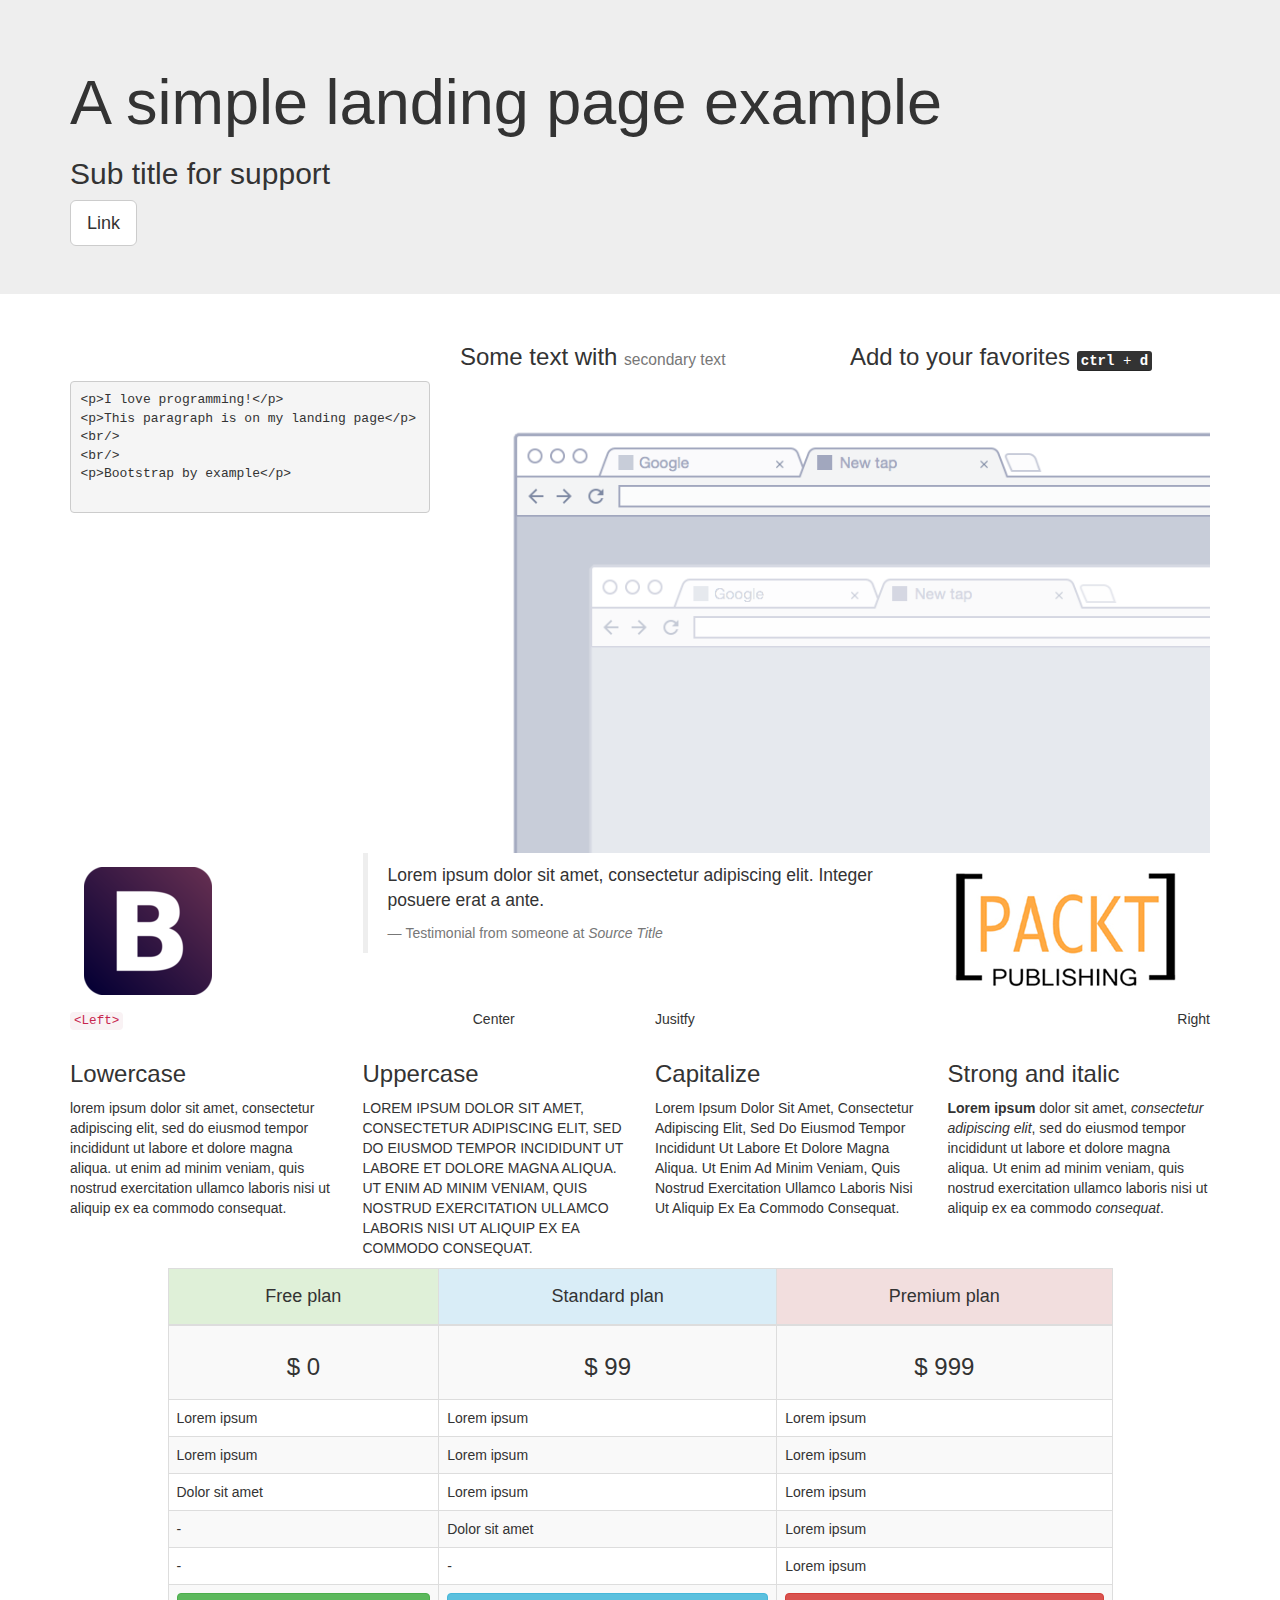
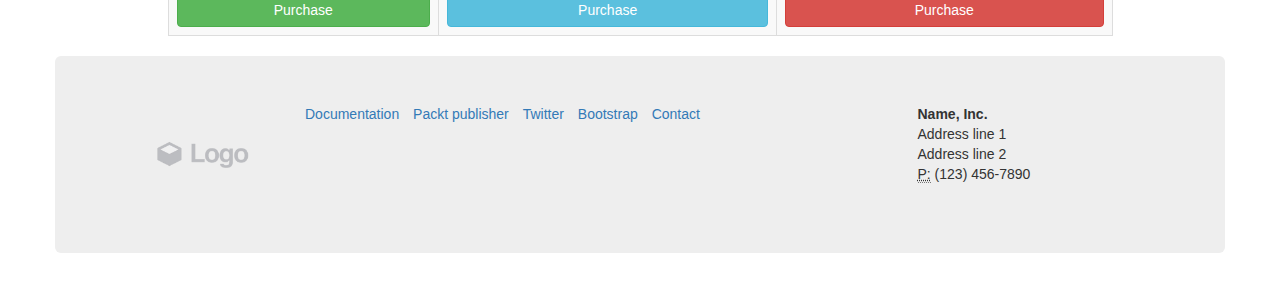
<file: src/ch1/index.html>
<!DOCTYPE html>
<html>
  <head>
    <meta charset="utf-8">
    <meta http-equiv="X-UA-Compatible" content="IE=edge">
    <meta name="viewport" content="width=device-width, initial-scale=1">
    <title>Landing page</title>
    <link rel="stylesheet" href="css/bootstrap.css">

    <!--[if lt IE 9]>
      <script src="https://oss.maxcdn.com/html5shiv/3.7.2/html5shiv.min.js">
</script>
      <script src="https://oss.maxcdn.com/respond/1.4.2/respond.min.js">
</script>
    <![endif]-->
  </head>
  <body>
    <div class="jumbotron">  
      <div class="container">
        <!-- row 1 -->
        <div class="row">
          <header class="col-md-12">  
            <h1>A simple landing page example</h1>
            <h2>Sub title for support</h2>
            <a class="btn btn-default btn-lg" href="#" role="button">
              Link
            </a>
          </header>
        </div>
      </div>
    </div>
    <div class="container">
      <!-- row 2 -->
      <div class="row">
        <div class="col-md-offset-4 col-md-4">
          <h3>
            Some text with <small>secondary text</small>
          </h3>
        </div>
        <div class="col-md-4">
          <h3>
            Add to your favorites
            <small>
              <kbd><kbd>ctrl</kbd> + <kbd>d</kbd></kbd>
            </small>
          </h3>
        </div>
      </div>

      <!-- row 3 -->
      <div class="row">
        <div class="col-md-4">
          <pre>&lt;p&gt;I love programming!&lt;/p&gt;
&lt;p&gt;This paragraph is on my landing page&lt;/p&gt;
&lt;br/&gt;
&lt;br/&gt;
&lt;p&gt;Bootstrap by example&lt;/p&gt;
          </pre>
        </div>
        <div class="col-md-8">
          <img src="imgs/center.png" class="img-responsive">
        </div>
      </div>

      <!-- row 4 -->
      <div class="row">
        <div class="col-md-3">
          <img src="imgs/bs.png" class="img-responsive">
        </div>
        <div class="col-md-6">
          <blockquote>
            <p>Lorem ipsum dolor sit amet, consectetur adipiscing elit. Integer posuere erat a ante.</p>
            <footer>Testimonial from someone at <cite title="Source Title">Source Title</cite></footer>
          </blockquote>
        </div>
        <div class="col-md-3">
          <img src="imgs/packt.png" class="img-responsive">
        </div>
      </div>

      <!-- row 5 -->
      <div class="row">
        <div class="col-md-3">
          <p class="text-left"><code>&lt;Left&gt;</code></p>
        </div>
        <div class="col-md-3">
          <p class="text-center">Center</p>
        </div>
        <div class="col-md-3">
          <p class="text-justify">Jusitfy</p>
        </div>
        <div class="col-md-3">
          <p class="text-right">Right</p>
        </div>
      </div>

      <!-- row 6 – nesting rows -->
      <div class="row">
        <div class="col-md-3">
          <h3>Lowercase</h3>
          <p class="text-lowercase">Lorem ipsum dolor sit amet, consectetur adipiscing elit, sed do eiusmod tempor incididunt ut labore et dolore magna aliqua. Ut enim ad minim veniam, quis nostrud exercitation ullamco laboris nisi ut aliquip ex ea commodo consequat.</p>
        </div>
        <div class="col-md-6">
          <div class="row">
            <div class="col-md-6">
              <h3>Uppercase</h3>
              <p class="text-uppercase">Lorem ipsum dolor sit amet, consectetur adipiscing elit, sed do eiusmod tempor incididunt ut labore et dolore magna aliqua. Ut enim ad minim veniam, quis nostrud exercitation ullamco laboris nisi ut aliquip ex ea commodo consequat.</p>
            </div>
            <div class="col-md-6">
              <h3>Capitalize</h3>
              <p class="text-capitalize">Lorem ipsum dolor sit amet, consectetur adipiscing elit, sed do eiusmod tempor incididunt ut labore et dolore magna aliqua. Ut enim ad minim veniam, quis nostrud exercitation ullamco laboris nisi ut aliquip ex ea commodo consequat.</p>
            </div>
          </div>
        </div>
        <div class="col-md-3">
          <h3>Strong and italic</h3>
          <p><strong>Lorem ipsum</strong> dolor sit amet, <em>consectetur adipiscing elit</em>, sed do eiusmod tempor incididunt ut labore et dolore magna aliqua. Ut enim ad minim veniam, quis nostrud exercitation ullamco laboris nisi ut aliquip ex ea commodo <em>consequat</em>.</p>
        </div>
      </div>

      <div class="row">
        <div class="col-md-10 col-md-offset-1">
          <table class="table table-striped table-bordered table-hover">
            <thead>
              <tr>
                <th class="success">
                  <h4 class="text-center">Free plan</h4>
                </th>
                <th class="info">
                  <h4 class="text-center">Standard plan</h4>
                </th>
                <th class="danger">
                  <h4 class="text-center">Premium plan</h4>
                </th>
              </tr>
            </thead>
            <tbody>
              <tr>
                <td>
                  <h3 class="text-center">$ 0</h3>
                </td>
                <td>
                  <h3 class="text-center">$ 99</h3>
                </td>
                <td>
                  <h3 class="text-center">$ 999</h3>
                </td>
              </tr>
              <tr>
                <td>Lorem ipsum</td>
                <td>Lorem ipsum</td>
                <td>Lorem ipsum</td>
              </tr>
              <tr>
                <td>Lorem ipsum</td>
                <td>Lorem ipsum</td>
                <td>Lorem ipsum</td>
              </tr>
              <tr>
                <td>Dolor sit amet</td>
                <td>Lorem ipsum</td>
                <td>Lorem ipsum</td>
              </tr>
              <tr>
                <td>-</td>
                <td>Dolor sit amet</td>
                <td>Lorem ipsum</td>
              </tr>
              <tr>
                <td>-</td>
                <td>-</td>
                <td>Lorem ipsum</td>
              </tr>
              <tr>
                <td><a class="btn btn-success btn-block" href="#">Purchase</a></td>
                <td><a class="btn btn-info btn-block" href="#">Purchase</a></td>
                <td><a class="btn btn-danger btn-block" href="#">Purchase</a></td>
              </tr>
            </tbody>
          </table>
        </div>
      </div>


      <!-- row 7 -->
      <footer class="row jumbotron">
        <div class="col-md-2">
          <img src="imgs/logo.png" class="img-responsive">
        </div>
        <div class="col-md-7">
          <ul class="list-inline list-unstyled">
            <li><a href="#">Documentation</a></li>
            <li><a href="#">Packt publisher</a></li>
            <li><a href="#">Twitter</a></li>
            <li><a href="#">Bootstrap</a></li>
            <li><a href="#">Contact</a></li>
          </ul>
        </div>
        <div class="col-md-3">
          <address>
            <strong>Name, Inc.</strong><br>
            Address line 1<br>
            Address line 2<br>
            <abbr title="Phone">P:</abbr> (123) 456-7890
          </address>
        </div>
      </footer>
    </div>

    <script src="js/jquery-1.12.4.js"></script>
    <!--script src="js/jquery-3.0.0.js"></script-->
    <script src="js/bootstrap.js"></script>
  </body>
</html>
</file>
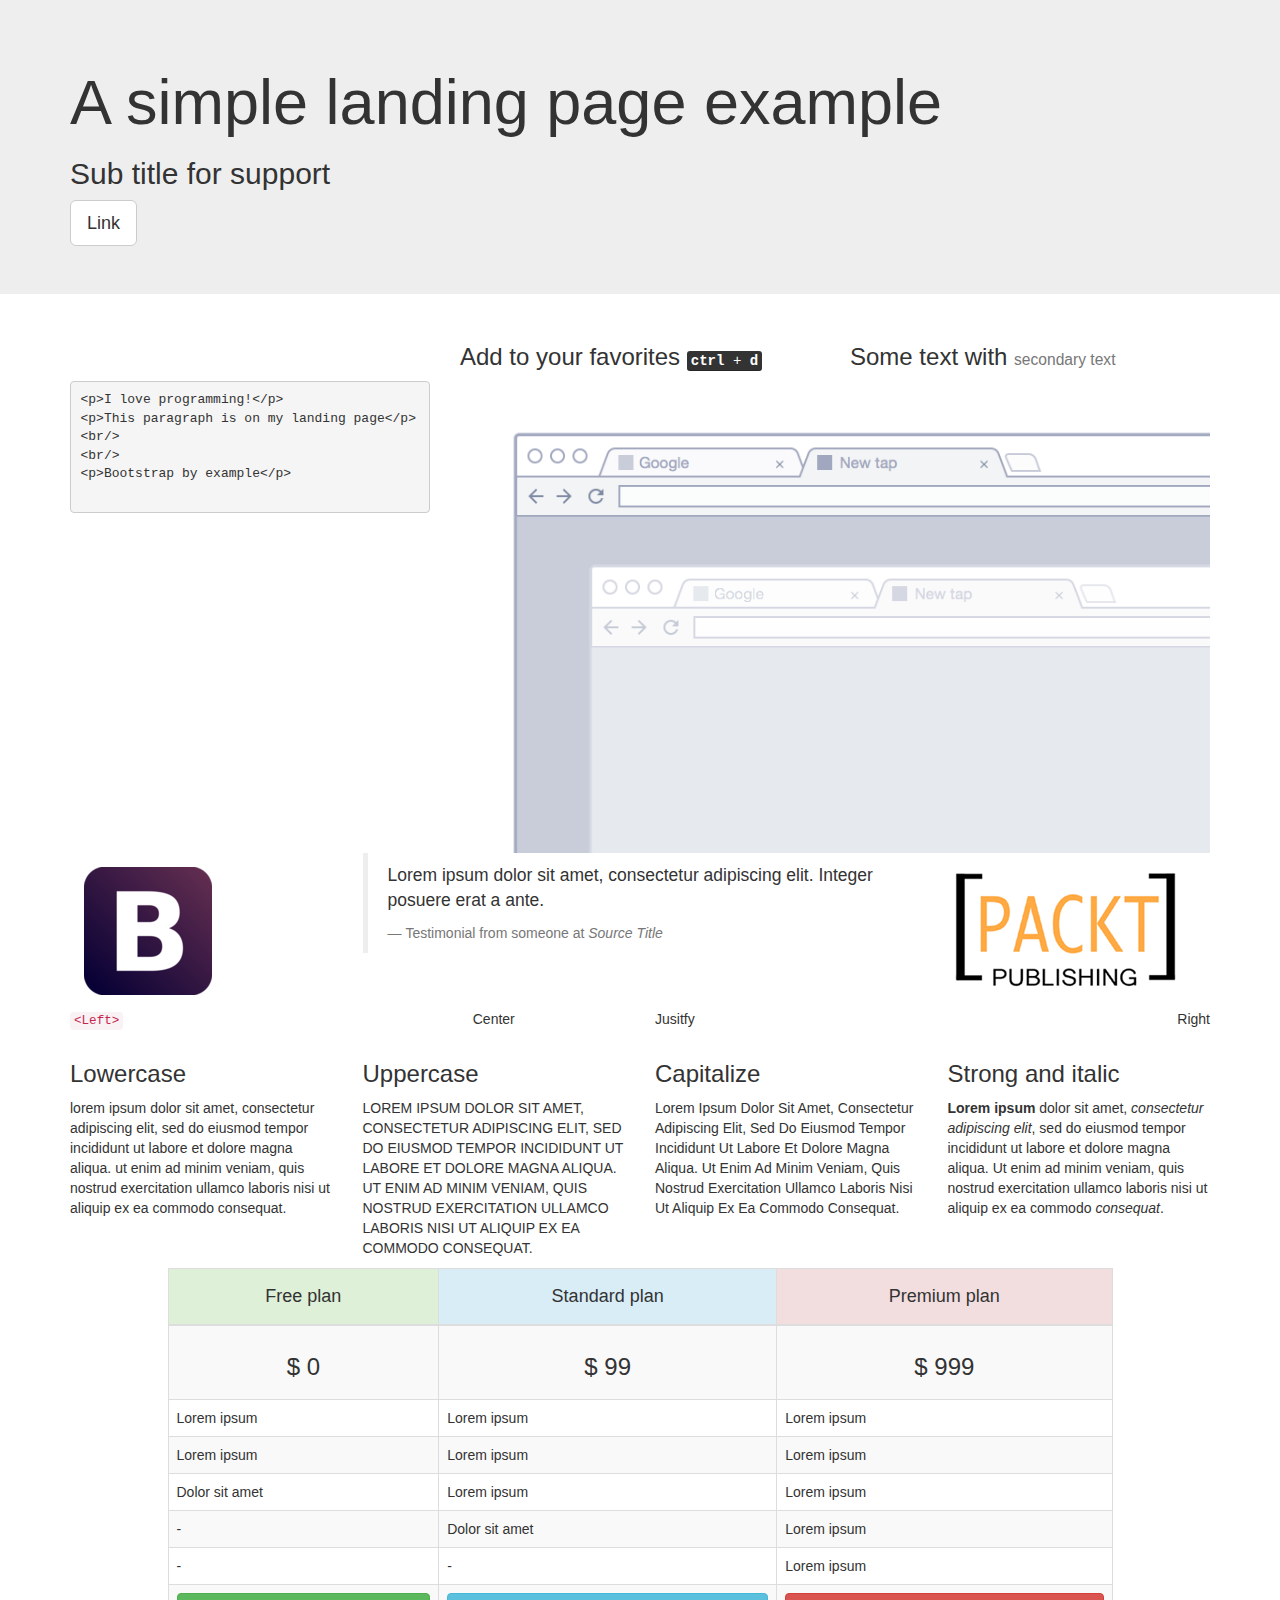
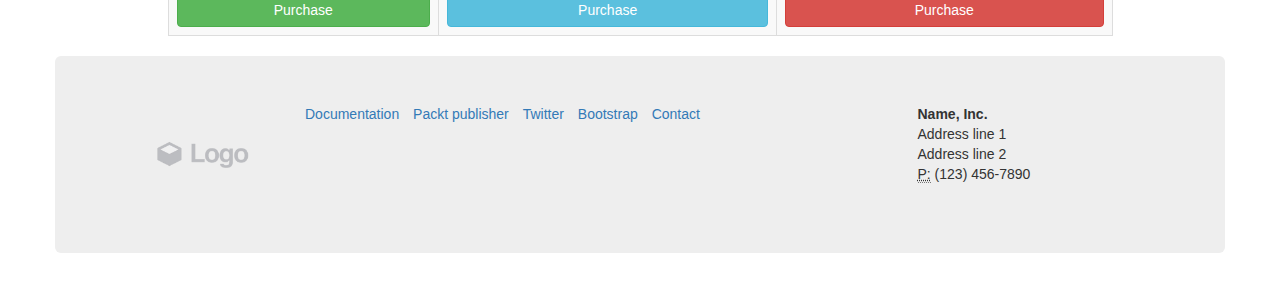
<file: src/ch2/index.html>
<!DOCTYPE html>
<html>
  <head>
    <meta charset="utf-8">
    <meta http-equiv="X-UA-Compatible" content="IE=edge">
    <meta name="viewport" content="width=device-width, initial-scale=1">
    <title>Landing page</title>
    <link rel="stylesheet" href="css/bootstrap.css">
    <link rel="stylesheet" href="css/base.css">

    <!--[if lt IE 9]>
      <script src="https://oss.maxcdn.com/html5shiv/3.7.2/html5shiv.min.js">
</script>
      <script src="https://oss.maxcdn.com/respond/1.4.2/respond.min.js">
</script>
    <![endif]-->
  </head>
  <body>
    <div class="jumbotron">  
      <div class="container">
        <!-- row 1 -->
        <div class="row">
          <header class="col-md-12">  
            <h1>A simple landing page example</h1>
            <h2>Sub title for support</h2>
            <a class="btn btn-default btn-lg" href="#" role="button">
              Link
            </a>
          </header>
        </div>
      </div>
    </div>
    <div class="container">
      <!-- row 2 -->
      <div class="row">
        <div class="col-md-offset-4 col-md-4 col-sm-6 col-lg-push-4">
          <h3>
            Some text with <small>secondary text</small>
          </h3>
        </div>
        <div class="col-md-4 col-sm-6 col-lg-pull-4">
          <h3>
            Add to your favorites
            <small>
              <kbd class="nowrap"><kbd>ctrl</kbd> + <kbd>d</kbd></kbd>
            </small>
          </h3>
        </div>
      </div>

      <!-- row 3 -->
      <div class="row">
        <div class="col-md-4 col-xs-5">
          <pre>&lt;p&gt;I love programming!&lt;/p&gt;
&lt;p&gt;This paragraph is on my landing page&lt;/p&gt;
&lt;br/&gt;
&lt;br/&gt;
&lt;p&gt;Bootstrap by example&lt;/p&gt;
          </pre>
        </div>
        <div class="col-md-8 col-xs-7">
          <img src="imgs/center.png" class="img-responsive hidden-xs">
          <img src="imgs/mobile.png" class="img-responsive visible-xs">
        </div>
      </div>

      <!-- row 4 -->
      <div class="row">
        <div class="col-md-3 hidden-xs col-sm-3">
          <img src="imgs/bs.png" class="img-responsive">
        </div>
        <div class="col-md-6 col-xs-offset-1 col-xs-11 col-sm-6 col-sm-offset-0">
          <blockquote>
            <p>Lorem ipsum dolor sit amet, consectetur adipiscing elit. Integer posuere erat a ante.</p>
            <footer>Testimonial from someone at <cite title="Source Title">Source Title</cite></footer>
          </blockquote>
        </div>
        <div class="col-md-3 col-xs-7 col-sm-3">
          <img src="imgs/packt.png" class="img-responsive">
        </div>
        <div class="col-xs-5 hidden-sm hidden-md hidden-lg">
          <img src="imgs/bs.png" class="img-responsive">
        </div>
      </div>

      <!-- row 5 -->
      <div class="row">
        <div class="col-md-3">
          <p class="text-left"><code>&lt;Left&gt;</code></p>
        </div>
        <div class="col-md-3">
          <p class="text-center">Center</p>
        </div>
        <div class="col-md-3">
          <p class="text-justify">Jusitfy</p>
        </div>
        <div class="col-md-3">
          <p class="text-right">Right</p>
        </div>
      </div>

      <!-- row 6 – nesting rows -->
      <div class="row">
        <div class="col-md-3">
          <h3>Lowercase</h3>
          <p class="text-lowercase">Lorem ipsum dolor sit amet, consectetur adipiscing elit, sed do eiusmod tempor incididunt ut labore et dolore magna aliqua. Ut enim ad minim veniam, quis nostrud exercitation ullamco laboris nisi ut aliquip ex ea commodo consequat.</p>
        </div>
        <div class="col-md-6">
          <div class="row">
            <div class="col-md-6">
              <h3>Uppercase</h3>
              <p class="text-uppercase">Lorem ipsum dolor sit amet, consectetur adipiscing elit, sed do eiusmod tempor incididunt ut labore et dolore magna aliqua. Ut enim ad minim veniam, quis nostrud exercitation ullamco laboris nisi ut aliquip ex ea commodo consequat.</p>
            </div>
            <div class="col-md-6">
              <h3>Capitalize</h3>
              <p class="text-capitalize">Lorem ipsum dolor sit amet, consectetur adipiscing elit, sed do eiusmod tempor incididunt ut labore et dolore magna aliqua. Ut enim ad minim veniam, quis nostrud exercitation ullamco laboris nisi ut aliquip ex ea commodo consequat.</p>
            </div>
          </div>
        </div>
        <div class="col-md-3">
          <h3>Strong and italic</h3>
          <p><strong>Lorem ipsum</strong> dolor sit amet, <em>consectetur adipiscing elit</em>, sed do eiusmod tempor incididunt ut labore et dolore magna aliqua. Ut enim ad minim veniam, quis nostrud exercitation ullamco laboris nisi ut aliquip ex ea commodo <em>consequat</em>.</p>
        </div>
      </div>

      <div class="row">
        <div class="col-md-10 col-md-offset-1">
          <table class="table table-striped table-bordered table-hover">
            <thead>
              <tr>
                <th class="success">
                  <h4 class="text-center">Free plan</h4>
                </th>
                <th class="info">
                  <h4 class="text-center">Standard plan</h4>
                </th>
                <th class="danger">
                  <h4 class="text-center">Premium plan</h4>
                </th>
              </tr>
            </thead>
            <tbody>
              <tr>
                <td>
                  <h3 class="text-center">$ 0</h3>
                </td>
                <td>
                  <h3 class="text-center">$ 99</h3>
                </td>
                <td>
                  <h3 class="text-center">$ 999</h3>
                </td>
              </tr>
              <tr>
                <td>Lorem ipsum</td>
                <td>Lorem ipsum</td>
                <td>Lorem ipsum</td>
              </tr>
              <tr>
                <td>Lorem ipsum</td>
                <td>Lorem ipsum</td>
                <td>Lorem ipsum</td>
              </tr>
              <tr>
                <td>Dolor sit amet</td>
                <td>Lorem ipsum</td>
                <td>Lorem ipsum</td>
              </tr>
              <tr>
                <td>-</td>
                <td>Dolor sit amet</td>
                <td>Lorem ipsum</td>
              </tr>
              <tr>
                <td>-</td>
                <td>-</td>
                <td>Lorem ipsum</td>
              </tr>
              <tr>
                <td><a class="btn btn-success btn-block" href="#">Purchase</a></td>
                <td><a class="btn btn-info btn-block" href="#">Purchase</a></td>
                <td><a class="btn btn-danger btn-block" href="#">Purchase</a></td>
              </tr>
            </tbody>
          </table>
        </div>
      </div>


      <!-- row 7 -->
      <footer class="row jumbotron">
        <div class="col-md-2">
          <img src="imgs/logo.png" class="img-responsive">
        </div>
        <div class="col-md-7">
          <ul class="list-inline list-unstyled">
            <li><a href="#">Documentation</a></li>
            <li><a href="#">Packt publisher</a></li>
            <li><a href="#">Twitter</a></li>
            <li><a href="#">Bootstrap</a></li>
            <li><a href="#">Contact</a></li>
          </ul>
        </div>
        <div class="col-md-3">
          <address>
            <strong>Name, Inc.</strong><br>
            Address line 1<br>
            Address line 2<br>
            <abbr title="Phone">P:</abbr> (123) 456-7890
          </address>
        </div>
      </footer>
    </div>

    <script src="js/jquery-1.12.4.js"></script>
    <!--script src="js/jquery-3.0.0.js"></script-->
    <script src="js/bootstrap.js"></script>
  </body>
</html>
</file>
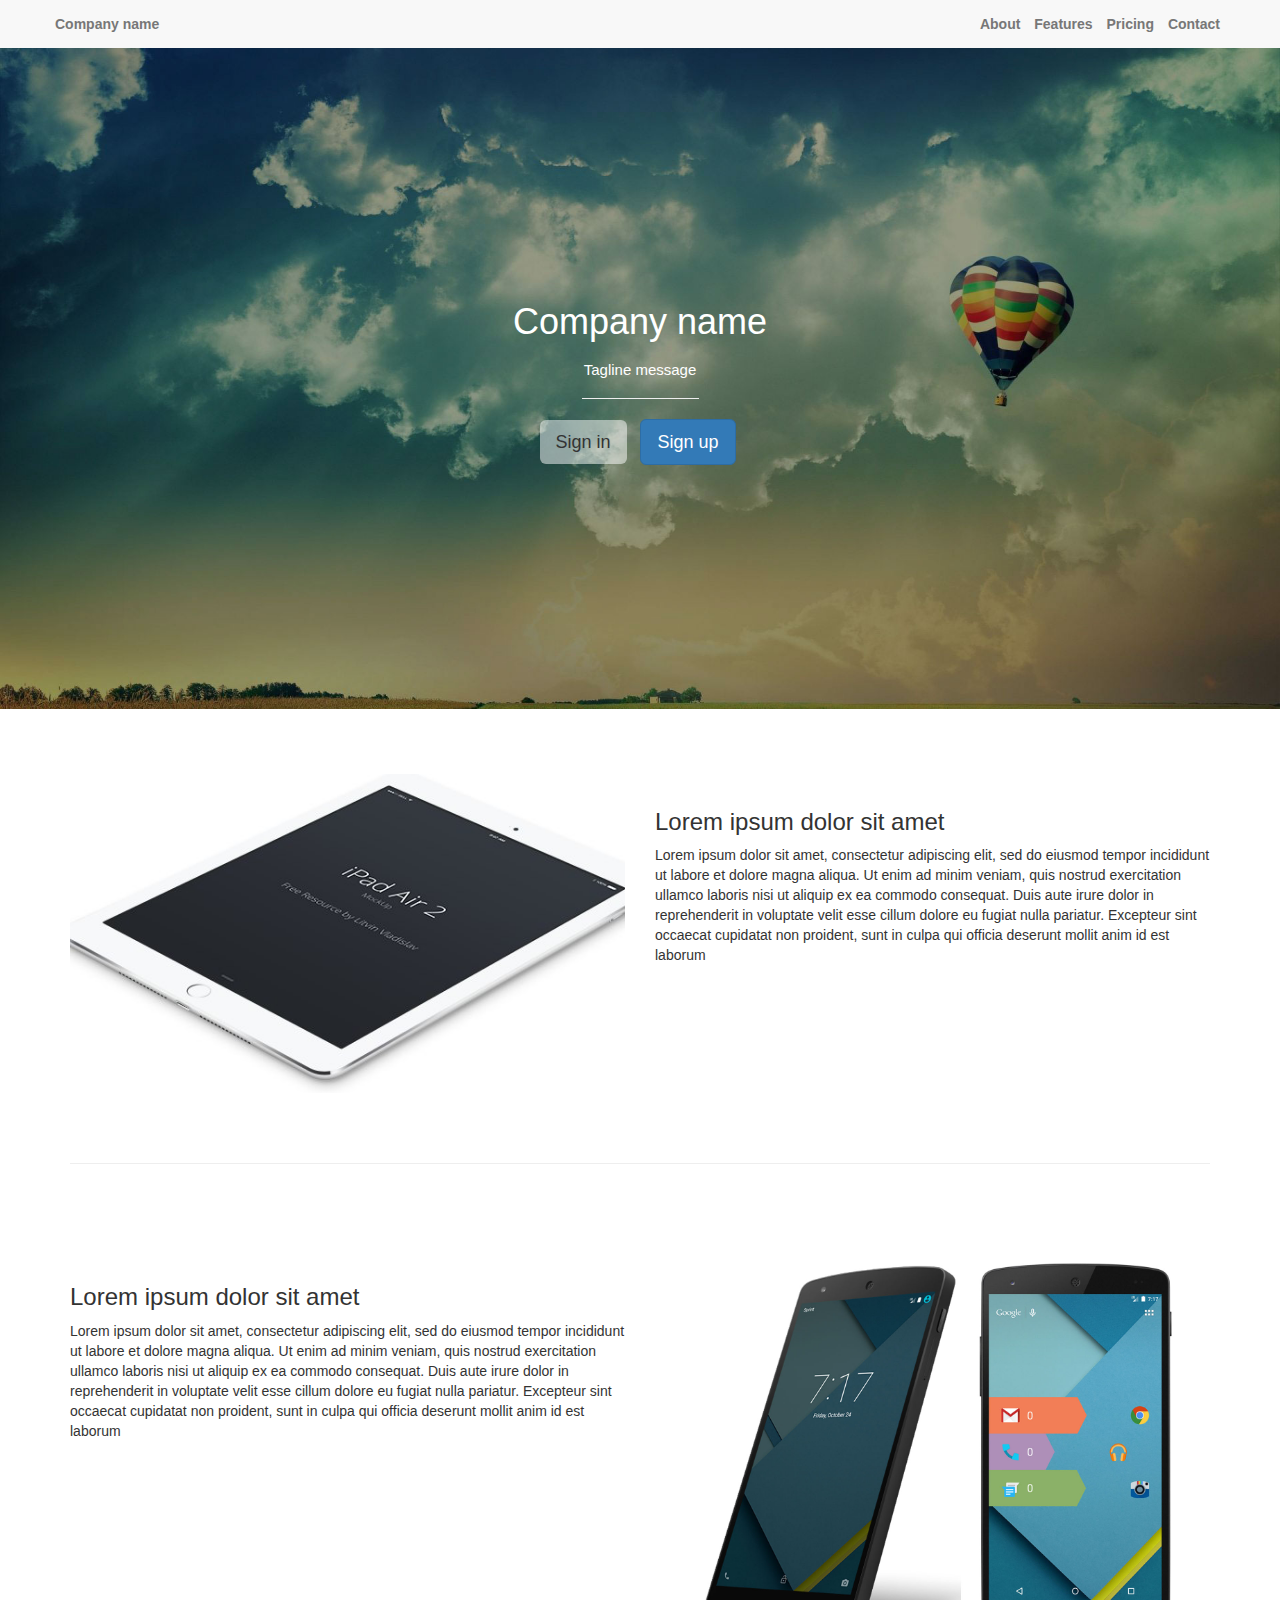
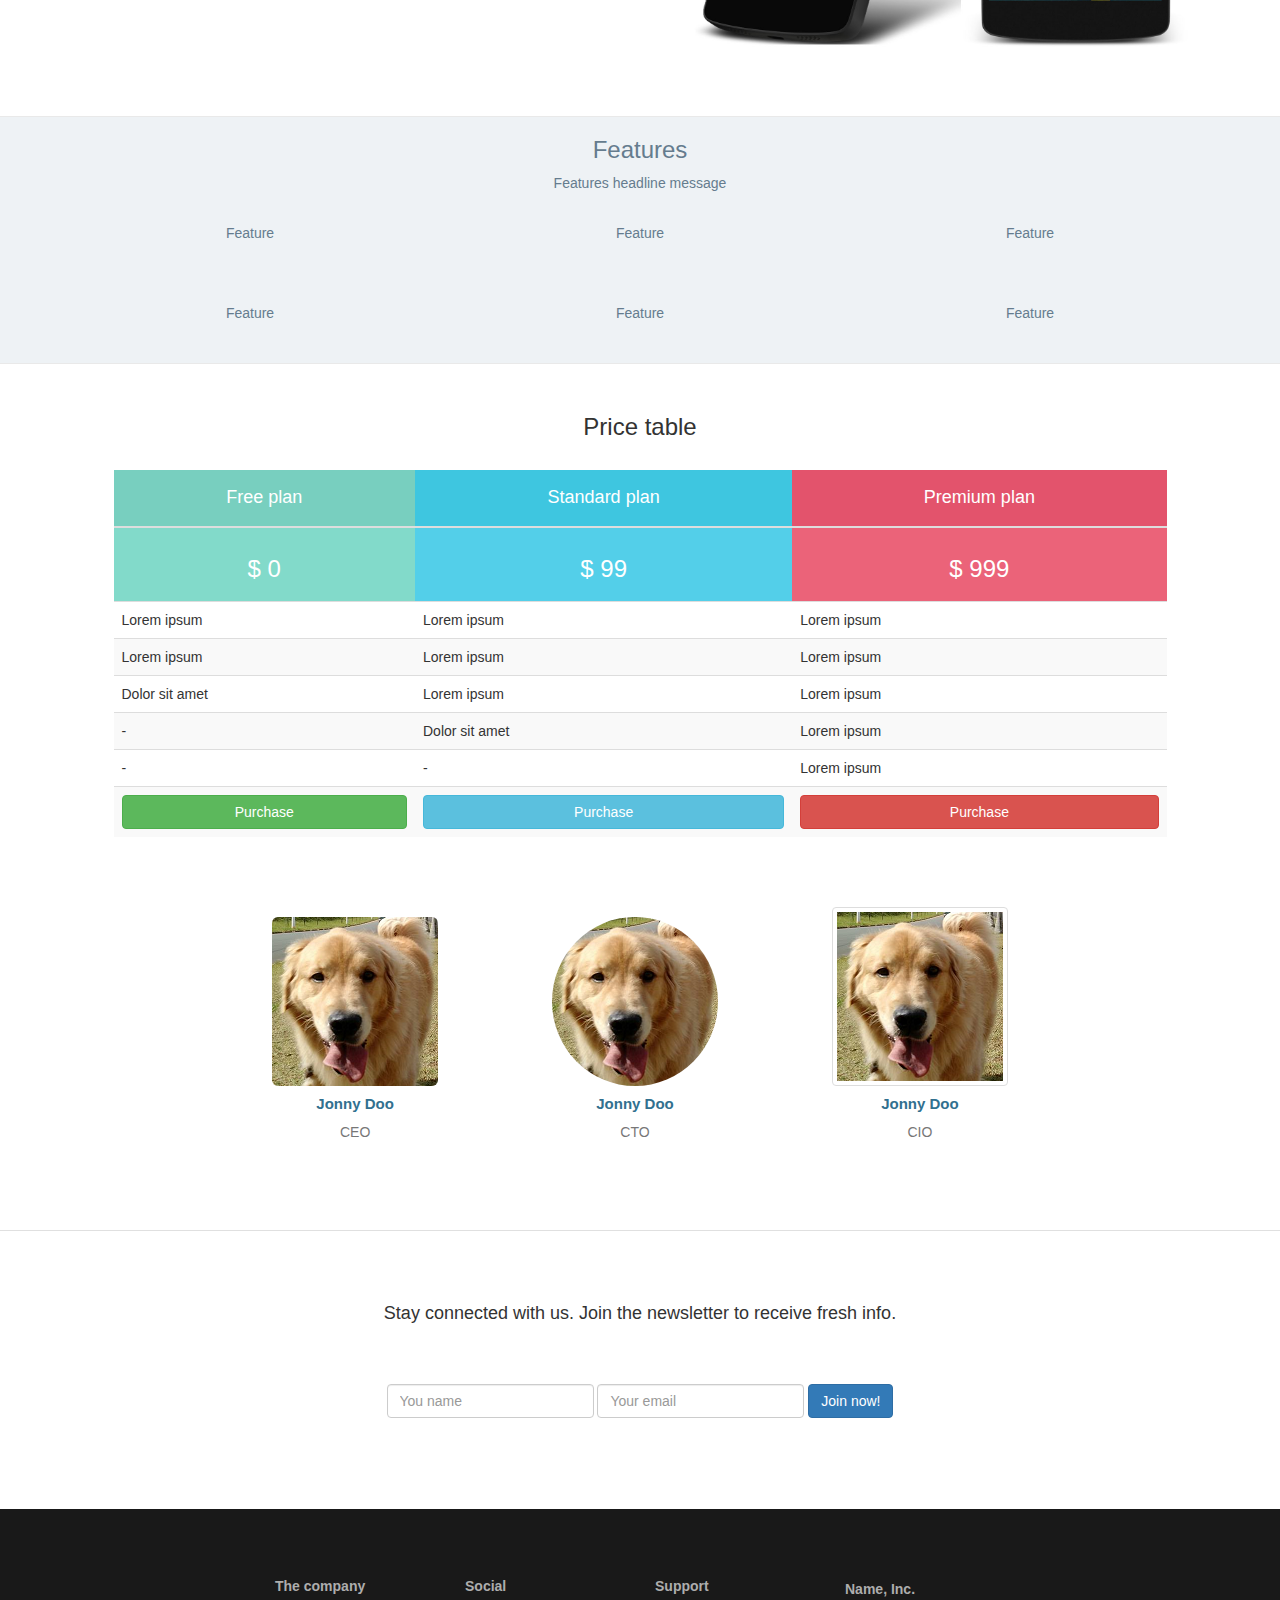
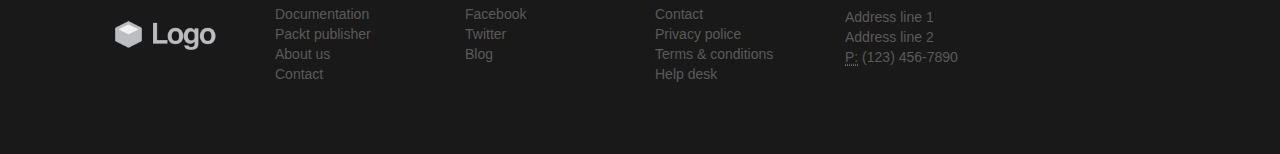
<file: src/ch4/index.html>
<!DOCTYPE html>
<html>
  <head>
    <meta charset="utf-8">
    <meta http-equiv="X-UA-Compatible" content="IE=edge">
    <meta name="viewport" content="width=device-width, initial-scale=1">
    <title>Landing page</title>

    <link rel="stylesheet" href="css/bootstrap.css">
    <link rel="stylesheet" href="css/base.css">

    <!--[if lt IE 9]>
      <script src="https://oss.maxcdn.com/html5shiv/3.7.2/html5shiv.min.js">
</script>
      <script src="https://oss.maxcdn.com/respond/1.4.2/respond.min.js">
</script>
    <![endif]-->
  </head>
  <body>
    <header>
      <div class="container">
        <!-- row 1 -->
        <div class="row">
          <a class="brand pull-left" href="#">Company name</a>
          <ul class="list-inline list-unstyled pull-right">
            <li><a href="#about">About</a></li>
            <li><a href="#features">Features</a></li>
            <li><a href="#pricing">Pricing</a></li>
            <li><a href="#contact">Contact</a></li>
          </ul>
        </div>
      </div>
    </header>

    <section id="intro-header">
      <div class="container">
        <!-- row 2 -->
        <div class="row">
          <div class="wrap-headline">
            <h1 class="text-center">Company name</h1>
            <h2 class="text-center">Tagline message</h2>
            <hr>
            <ul class="list-inline list-unstyled text-center">
              <li>
                <a id="sign-btn" class="btn btn-default btn-lg" href="#" role="button">Sign in</a>
              </li>
              <li>
                 <a class="btn btn-primary btn-lg" href="#" role="button">Sign up</a>
              </li>
            </ul>
            <form id="signin" class="form-inline text-center hidden-element">
              <div class="form-group">
                <div class="input-group">
                  <div class="input-group-addon">@</div>
                  <input type="text" class="form-control" id="signin-email" placeholder="Email">
                </div>
              </div>
              <div class="form-group">
                <div class="input-group">
                  <div class="input-group-addon">*</div>
                  <input type="password" class="form-control" id="signin-password" placeholder="Password">
                </div>
              </div>
              <button type="submit" class="btn btn-default">Sign in</button>
            </form>
          </div>
        </div>
      </div>
    </section>

    <section id="about">
      <div class="container">
        <!-- row 3 -->
        <div class="row">
          <div class="col-sm-6">
            <img src="imgs/mock_ipad.jpg" class="img-responsive">
          </div>
          <div class="col-sm-6">
            <h3>Lorem ipsum dolor sit amet</h3>
            <p>
              Lorem ipsum dolor sit amet, consectetur adipiscing elit, sed do eiusmod tempor incididunt ut labore et dolore magna aliqua. Ut enim ad minim veniam, quis nostrud exercitation ullamco laboris nisi ut aliquip ex ea commodo consequat. Duis aute irure dolor in reprehenderit in voluptate velit esse cillum dolore eu fugiat nulla pariatur. Excepteur sint occaecat cupidatat non proident, sunt in culpa qui officia deserunt mollit anim id est laborum
            </p>
          </div>
        </div>
        <hr>

        <!-- row 4 -->
        <div class="row">
          <div class="col-sm-6">
            <h3>Lorem ipsum dolor sit amet</h3>
            <p>
              Lorem ipsum dolor sit amet, consectetur adipiscing elit, sed do eiusmod tempor incididunt ut labore et dolore magna aliqua. Ut enim ad minim veniam, quis nostrud exercitation ullamco laboris nisi ut aliquip ex ea commodo consequat. Duis aute irure dolor in reprehenderit in voluptate velit esse cillum dolore eu fugiat nulla pariatur. Excepteur sint occaecat cupidatat non proident, sunt in culpa qui officia deserunt mollit anim id est laborum
            </p>
          </div>
          <div class="col-sm-6">
            <img src="imgs/mock_nexus.jpg" class="img-responsive">
          </div>
        </div>
      </div>
    </section>

    <section id="features">
      <div class="container">

        <!-- row 5 -->
        <div class="row">
          <div class="col-sm-12">
            <h3 class="text-center">Features</h3>
            <p class="text-center">Features headline message</p>
          </div>
        </div>

        <!-- row 6 -->
        <div class="row">
          <div class="col-sm-2 col-md-4">
            <div class="feature">Feature</div>
          </div>
          <div class="col-sm-2 col-md-4">
            <div class="feature">Feature</div>
          </div>
          <div class="col-sm-2 col-md-4">
            <div class="feature">Feature</div>
          </div>
          <div class="col-sm-2 col-md-4">
            <div class="feature">Feature</div>
          </div>
          <div class="col-sm-2 col-md-4">
            <div class="feature">Feature</div>
          </div>
          <div class="col-sm-2 col-md-4">
            <div class="feature">Feature</div>
          </div>
          </div>
        </div>
      </div>
    </section>

    <section id="pricing">
      <div class="container">

        <!-- row 7 -->
        <div class="row">
          <div class="col-sm-12">
            <h3 class="text-center price-headline">Price table</h3>
          </div>
        </div>

        <!-- row 8 -->
        <div class="row">
          <div class="center-block">
            <table class="table table-striped table-hover">
              <thead>
                <tr>
                  <th class="success">
                    <h4 class="text-center white-text">Free plan</h4>
                  </th>
                  <th class="info">
                    <h4 class="text-center white-text">Standard plan</h4>
                  </th>
                  <th class="danger">
                    <h4 class="text-center white-text">Premium plan</h4>
                  </th>
                </tr>
              </thead>
              <tbody>
                <tr>
                  <td class="success">
                    <h3 class="text-center white-text">$ 0</h3>
                  </td>
                  <td class="info">
                    <h3 class="text-center white-text">$ 99</h3>
                  </td>
                  <td class="danger">
                    <h3 class="text-center white-text">$ 999</h3>
                  </td>
                </tr>
                <tr>
                  <td>Lorem ipsum</td>
                  <td>Lorem ipsum</td>
                  <td>Lorem ipsum</td>
                </tr>
                <tr>
                  <td>Lorem ipsum</td>
                  <td>Lorem ipsum</td>
                  <td>Lorem ipsum</td>
                </tr>
                <tr>
                  <td>Dolor sit amet</td>
                  <td>Lorem ipsum</td>
                  <td>Lorem ipsum</td>
                </tr>
                <tr>
                  <td>-</td>
                  <td>Dolor sit amet</td>
                  <td>Lorem ipsum</td>
                </tr>
                <tr>
                  <td>-</td>
                  <td>-</td>
                  <td>Lorem ipsum</td>
                </tr>
                <tr>
                  <td><a href="#" class="btn btn-success btn-block">Purchase</a></td>
                  <td><a href="#" class="btn btn-info btn-block">Purchase</a></td>
                  <td><a href="#" class="btn btn-danger btn-block">Purchase</a></td>
                </tr>
              </tbody>
            </table>
          </div>
        </div>
      </div>
    </section>

    <section id="team">
      <div class="container">
        <div class="row">
          <ul class="list-inline list-unstyled text-center">
            <li>
              <img src="imgs/jon.png" class="img-rounded">
              <h5 class="text-info">Jonny Doo</h5>
              <p class="text-muted">CEO</p>
            </li>
            <li>
              <img src="imgs/jon.png" class="img-circle">
              <h5 class="text-info">Jonny Doo</h5>
              <p class="text-muted">CTO</p>
            </li>
            <li>
              <img src="imgs/jon.png" class="img-thumbnail">
              <h5 class="text-info">Jonny Doo</h5>
              <p class="text-muted">CIO</p>
            </li>
          </ul>
        </div>
    </section>

    <section id="newsletter" class="text-center">
      <h4>Stay connected with us. Join the newsletter to receive fresh info.</h4>
      <form class="form-inline" method="POST">
        <div class="form-group">
          <input class="form-control" placeholder="You name">
        </div>
        <div class="form-group">
          <input class="form-control" placeholder="Your email">
        </div>
        <button type="submit" class="btn btn-primary">Join now!</button>
      </form>
    </section>

    <footer>
      <div class="container">
        <div class="col-sm-2">
          <img src="imgs/logo.png" class="img-responsive">
        </div>
        <div class="col-sm-2">
          <h5>The company</h5>
          <ul class="list-unstyled">
            <li><a href="#">Documentation</a></li>
            <li><a href="#">Packt publisher</a></li>
            <li><a href="#">About us</a></li>
            <li><a href="#">Contact</a></li>
          </ul>
        </div>
        <div class="col-sm-2">
          <h5>Social</h5>
          <ul class="list-unstyled">
            <li><a href="#">Facebook</a></li>
            <li><a href="#">Twitter</a></li>
            <li><a href="#">Blog</a></li>
          </ul>
        </div>
        <div class="col-sm-2">
          <h5>Support</h5>
          <ul class="list-unstyled">
            <li><a href="#">Contact</a></li>
            <li><a href="#">Privacy police</a></li>
            <li><a href="#">Terms & conditions</a></li>
            <li><a href="#">Help desk</a></li>
          </ul>
        </div>
        <div class="col-sm-4">
          <address>
            <strong>Name, Inc.</strong>
            Address line 1<br>
            Address line 2<br>
            <abbr title="Phone">P:</abbr> (123) 456-7890
          </address>
        </div>
      </div>
    </footer>

    <script src="js/jquery-1.12.4.js"></script>
    <script src="js/bootstrap.js"></script>
    <script src="js/main.js"></script>
  </body>
</html>
</file>
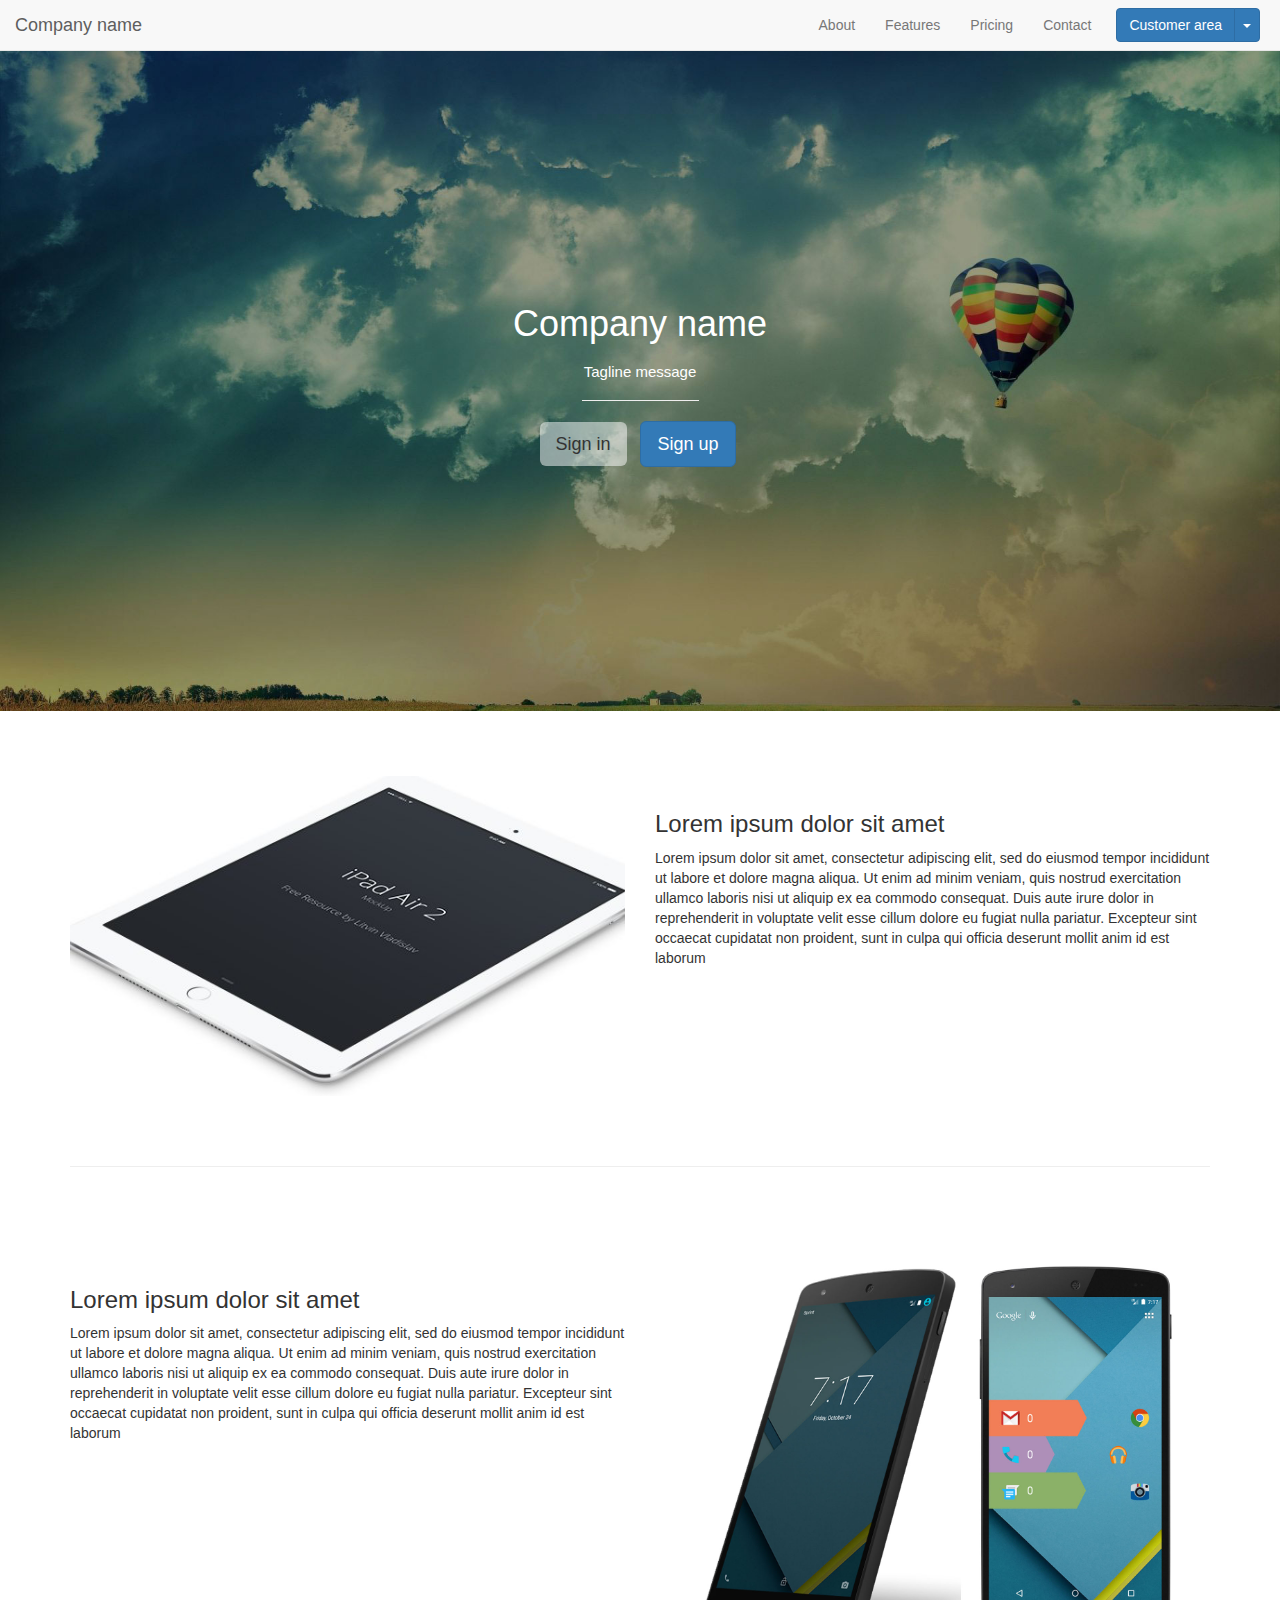
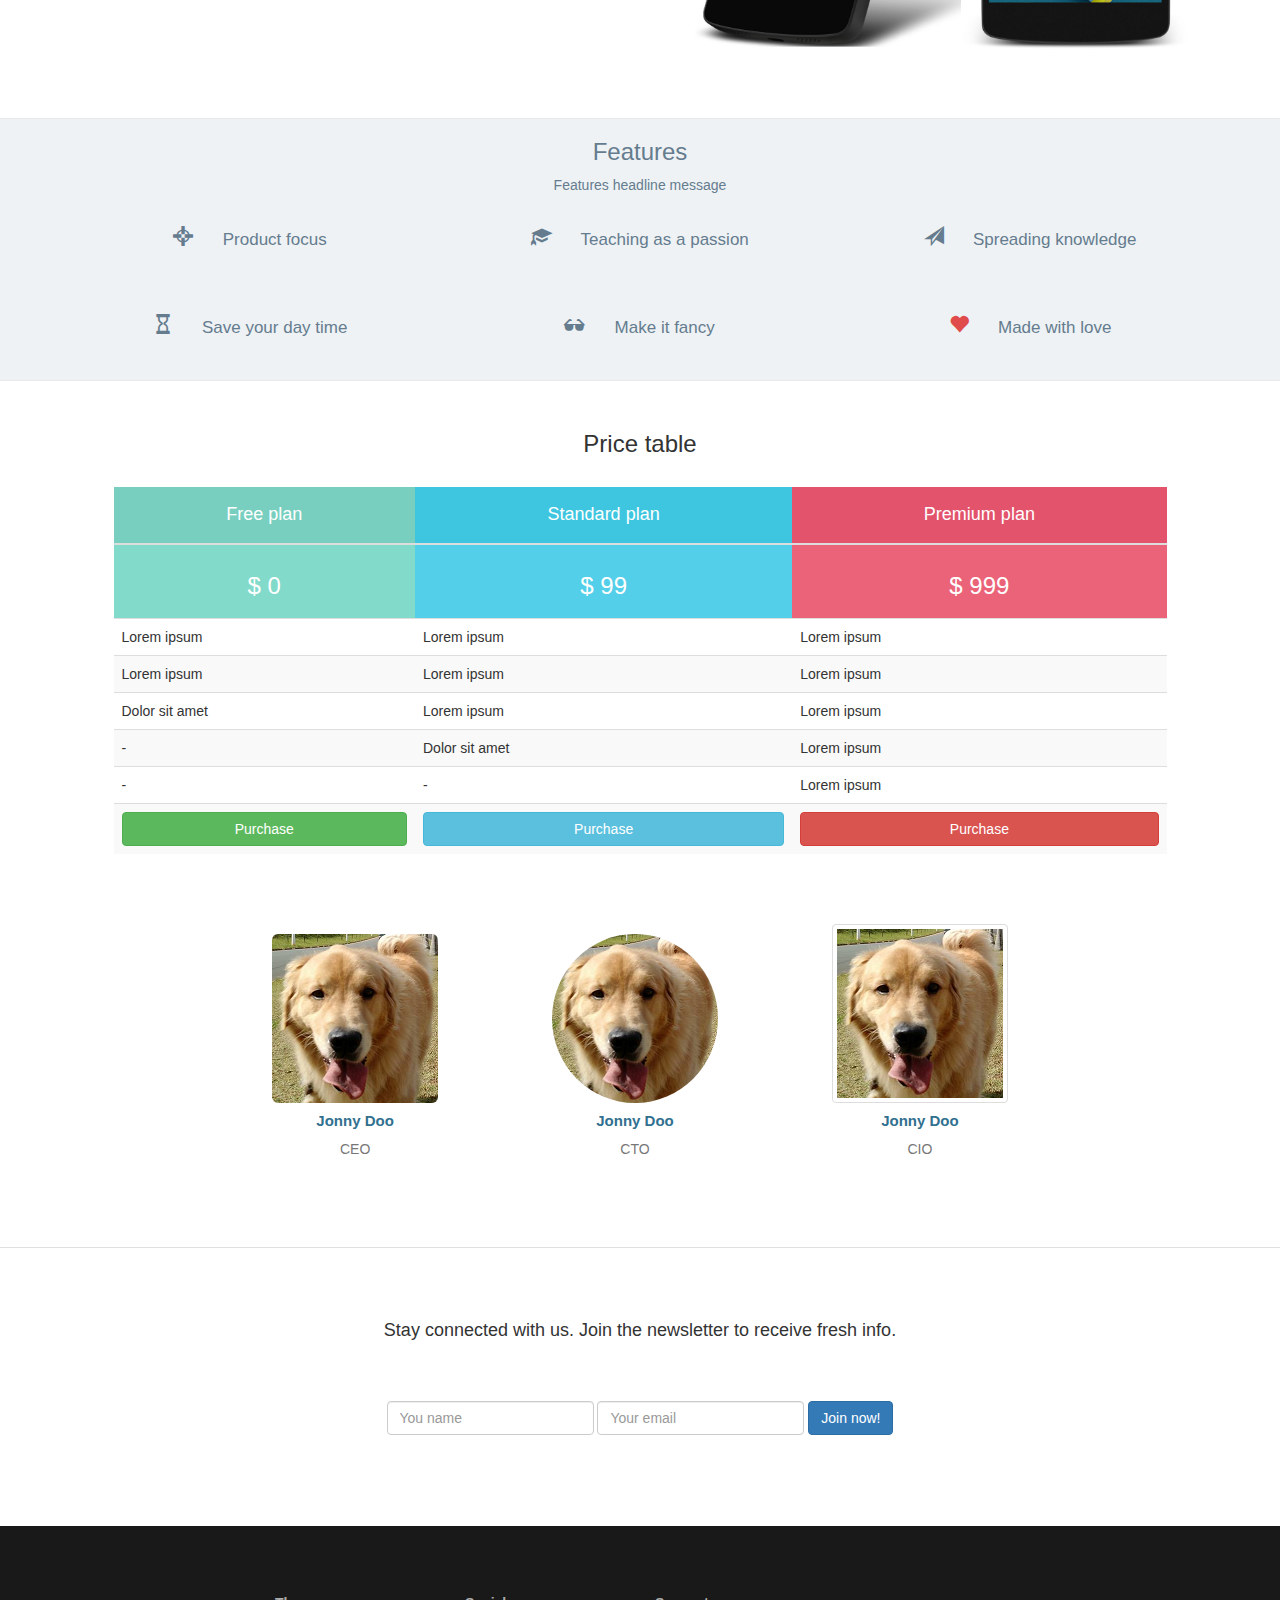
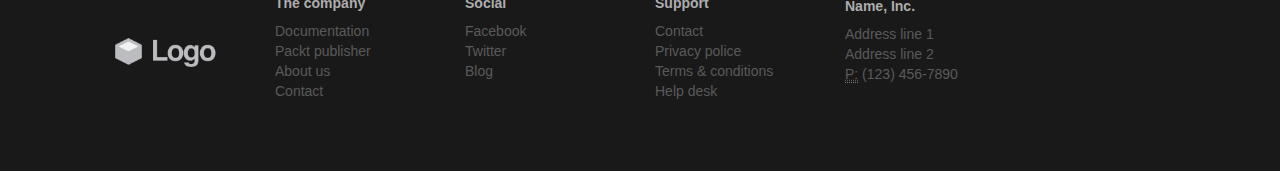
<file: src/ch5/index.html>
<!DOCTYPE html>
<html>
  <head>
    <meta charset="utf-8">
    <meta http-equiv="X-UA-Compatible" content="IE=edge">
    <meta name="viewport" content="width=device-width, initial-scale=1">
    <title>Landing page</title>

    <link rel="stylesheet" href="css/bootstrap.css">
    <link rel="stylesheet" href="css/base.css">

    <!--[if lt IE 9]>
      <script src="https://oss.maxcdn.com/html5shiv/3.7.2/html5shiv.min.js">
</script>
      <script src="https://oss.maxcdn.com/respond/1.4.2/respond.min.js">
</script>
    <![endif]-->
  </head>
  <body>
    <nav class="navbar navbar-default navbar-fixed-top bg-danger">
      <div class="navbar-header">
        <a class="navbar-brand" href="index.html">Company name</a>
        <button type="button" class="navbar-toggle collapsed" data-toggle="collapse" data-target="#nav-menu" aria-expanded="false">
          <span class="sr-only">Toggle navigation</span>
          <span class="icon-bar"></span>
          <span class="icon-bar"></span>
          <span class="icon-bar"></span>
        </button>
      </div>  
      
      <div class="btn-group pull-right">
        <button type="button" class="btn btn-primary">Customer area</button>
        <button type="button" class="btn btn-primary dropdown-toggle" data-toggle="dropdown" aria-haspopup="true" aria-expanded="false">
          <span class="caret"></span>
          <span class="sr-only">Toggle Dropdown</span>
        </button>
        <ul class="dropdown-menu">
          <li><a href="#">Action</a></li>
          <li><a href="#">Another action</a></li>
          <li><a href="#">Something else here</a></li>
          <li role="separator" class="divider"></li>
          <li><a href="#">Separated link</a></li>
        </ul>
      </div>

      <div id="nav-menu" class="collapse navbar-collapse navbar-right">
          <ul class="nav navbar-nav">
            <li><a href="#about">About</a></li>
            <li><a href="#features">Features</a></li>
            <li><a href="#pricing">Pricing</a></li>
            <li><a href="contact.html">Contact</a></li>
          </ul>
      </div>
      
    </nav>
    <section id="intro-header">
      <div class="container">
        <!-- row 2 -->
        <div class="row">
          <div class="wrap-headline">
            <h1 class="text-center">Company name</h1>
            <h2 class="text-center">Tagline message</h2>
            <hr>
            <ul class="list-inline list-unstyled text-center">
              <li>
                <a id="sign-btn" class="btn btn-default btn-lg" href="#" role="button">Sign in</a>
              </li>
              <li>
                 <a class="btn btn-primary btn-lg" href="#" role="button">Sign up</a>
              </li>
            </ul>
            <form id="signin" class="form-inline text-center hidden-element">
              <div class="form-group">
                <div class="input-group">
                  <div class="input-group-addon">@</div>
                  <input type="text" class="form-control" id="signin-email" placeholder="Email">
                </div>
              </div>
              <div class="form-group">
                <div class="input-group">
                  <div class="input-group-addon">*</div>
                  <input type="password" class="form-control" id="signin-password" placeholder="Password">
                </div>
              </div>
              <button type="submit" class="btn btn-default">Sign in</button>
            </form>
          </div>
        </div>
      </div>
    </section>

    <section id="about">
      <div class="container">
        <!-- row 3 -->
        <div class="row">
          <div class="col-sm-6">
            <img src="imgs/mock_ipad.jpg" class="img-responsive">
          </div>
          <div class="col-sm-6">
            <h3>Lorem ipsum dolor sit amet</h3>
            <p>
              Lorem ipsum dolor sit amet, consectetur adipiscing elit, sed do eiusmod tempor incididunt ut labore et dolore magna aliqua. Ut enim ad minim veniam, quis nostrud exercitation ullamco laboris nisi ut aliquip ex ea commodo consequat. Duis aute irure dolor in reprehenderit in voluptate velit esse cillum dolore eu fugiat nulla pariatur. Excepteur sint occaecat cupidatat non proident, sunt in culpa qui officia deserunt mollit anim id est laborum
            </p>
          </div>
        </div>
        <hr>

        <!-- row 4 -->
        <div class="row">
          <div class="col-sm-6">
            <h3>Lorem ipsum dolor sit amet</h3>
            <p>
              Lorem ipsum dolor sit amet, consectetur adipiscing elit, sed do eiusmod tempor incididunt ut labore et dolore magna aliqua. Ut enim ad minim veniam, quis nostrud exercitation ullamco laboris nisi ut aliquip ex ea commodo consequat. Duis aute irure dolor in reprehenderit in voluptate velit esse cillum dolore eu fugiat nulla pariatur. Excepteur sint occaecat cupidatat non proident, sunt in culpa qui officia deserunt mollit anim id est laborum
            </p>
          </div>
          <div class="col-sm-6">
            <img src="imgs/mock_nexus.jpg" class="img-responsive">
          </div>
        </div>
      </div>
    </section>

    <section id="features">
      <div class="container">

        <!-- row 5 -->
        <div class="row">
          <div class="col-sm-12">
            <h3 class="text-center">Features</h3>
            <p class="text-center">Features headline message</p>
          </div>
        </div>

        <!-- row 6 -->
        <div class="row">
          <div class="col-sm-2 col-md-4">
            <div class="feature">
              <span class="glyphicon glyphicon-screenshot" aria-hidden="true"></span>
              <span class="feature-tag">Product focus</span>
            </div>
          </div>
          <div class="col-sm-2 col-md-4">
            <div class="feature">
              <span class="glyphicon glyphicon-education" aria-hidden="true"></span>
              <span class="feature-tag">Teaching as a passion</span>
            </div>
          </div>
          <div class="col-sm-2 col-md-4">
            <div class="feature">
              <span class="glyphicon glyphicon-send" aria-hidden="true"></span>
              <span class="feature-tag">Spreading knowledge</span>
            </div>
          </div>
          <div class="col-sm-2 col-md-4">
            <div class="feature">
              <span class="glyphicon glyphicon-hourglass" aria-hidden="true"></span>
              <span class="feature-tag">Save your day time</span>
            </div>
          </div>
          <div class="col-sm-2 col-md-4">
            <div class="feature">
              <span class="glyphicon glyphicon-sunglasses" aria-hidden="true"></span>
              <span class="feature-tag">Make it fancy</span>
            </div>
          </div>
          <div class="col-sm-2 col-md-4">
            <div class="feature">
              <span class="glyphicon glyphicon-heart" aria-hidden="true"></span>
              <span class="feature-tag">Made with love</span>
            </div>
          </div>
          </div>
        </div>
      </div>
    </section>

    <section id="pricing">
      <div class="container">

        <!-- row 7 -->
        <div class="row">
          <div class="col-sm-12">
            <h3 class="text-center price-headline">Price table</h3>
          </div>
        </div>

        <!-- row 8 -->
        <div class="row">
          <div class="center-block">
            <table class="table table-striped table-hover">
              <thead>
                <tr>
                  <th class="success">
                    <h4 class="text-center white-text">Free plan</h4>
                  </th>
                  <th class="info">
                    <h4 class="text-center white-text">Standard plan</h4>
                  </th>
                  <th class="danger">
                    <h4 class="text-center white-text">Premium plan</h4>
                  </th>
                </tr>
              </thead>
              <tbody>
                <tr>
                  <td class="success">
                    <h3 class="text-center white-text">$ 0</h3>
                  </td>
                  <td class="info">
                    <h3 class="text-center white-text">$ 99</h3>
                  </td>
                  <td class="danger">
                    <h3 class="text-center white-text">$ 999</h3>
                  </td>
                </tr>
                <tr>
                  <td>Lorem ipsum</td>
                  <td>Lorem ipsum</td>
                  <td>Lorem ipsum</td>
                </tr>
                <tr>
                  <td>Lorem ipsum</td>
                  <td>Lorem ipsum</td>
                  <td>Lorem ipsum</td>
                </tr>
                <tr>
                  <td>Dolor sit amet</td>
                  <td>Lorem ipsum</td>
                  <td>Lorem ipsum</td>
                </tr>
                <tr>
                  <td>-</td>
                  <td>Dolor sit amet</td>
                  <td>Lorem ipsum</td>
                </tr>
                <tr>
                  <td>-</td>
                  <td>-</td>
                  <td>Lorem ipsum</td>
                </tr>
                <tr>
                  <td><a href="#" class="btn btn-success btn-block">Purchase</a></td>
                  <td><a href="#" class="btn btn-info btn-block">Purchase</a></td>
                  <td><a href="#" class="btn btn-danger btn-block">Purchase</a></td>
                </tr>
              </tbody>
            </table>
          </div>
        </div>
      </div>
    </section>

    <section id="team">
      <div class="container">
        <div class="row">
          <ul class="list-inline list-unstyled text-center">
            <li>
              <img src="imgs/jon.png" class="img-rounded">
              <h5 class="text-info">Jonny Doo</h5>
              <p class="text-muted">CEO</p>
            </li>
            <li>
              <img src="imgs/jon.png" class="img-circle">
              <h5 class="text-info">Jonny Doo</h5>
              <p class="text-muted">CTO</p>
            </li>
            <li>
              <img src="imgs/jon.png" class="img-thumbnail">
              <h5 class="text-info">Jonny Doo</h5>
              <p class="text-muted">CIO</p>
            </li>
          </ul>
        </div>
    </section>

    <section id="newsletter" class="text-center">
      <h4>Stay connected with us. Join the newsletter to receive fresh info.</h4>
      <form class="form-inline" method="POST">
        <div class="form-group">
          <input class="form-control" placeholder="You name">
        </div>
        <div class="form-group">
          <input class="form-control" placeholder="Your email">
        </div>
        <button type="submit" class="btn btn-primary">Join now!</button>
      </form>
    </section>

    <footer>
      <div class="container">
        <div class="col-sm-2">
          <img src="imgs/logo.png" class="img-responsive">
        </div>
        <div class="col-sm-2">
          <h5>The company</h5>
          <ul class="list-unstyled">
            <li><a href="#">Documentation</a></li>
            <li><a href="#">Packt publisher</a></li>
            <li><a href="#">About us</a></li>
            <li><a href="#">Contact</a></li>
          </ul>
        </div>
        <div class="col-sm-2">
          <h5>Social</h5>
          <ul class="list-unstyled">
            <li><a href="#">Facebook</a></li>
            <li><a href="#">Twitter</a></li>
            <li><a href="#">Blog</a></li>
          </ul>
        </div>
        <div class="col-sm-2">
          <h5>Support</h5>
          <ul class="list-unstyled">
            <li><a href="#">Contact</a></li>
            <li><a href="#">Privacy police</a></li>
            <li><a href="#">Terms & conditions</a></li>
            <li><a href="#">Help desk</a></li>
          </ul>
        </div>
        <div class="col-sm-4">
          <address>
            <strong>Name, Inc.</strong>
            Address line 1<br>
            Address line 2<br>
            <abbr title="Phone">P:</abbr> (123) 456-7890
          </address>
        </div>
      </div>
    </footer>

    <script src="js/jquery-1.12.4.js"></script>
    <script src="js/bootstrap.js"></script>
    <script src="js/main.js"></script>
  </body>
</html>
</file>
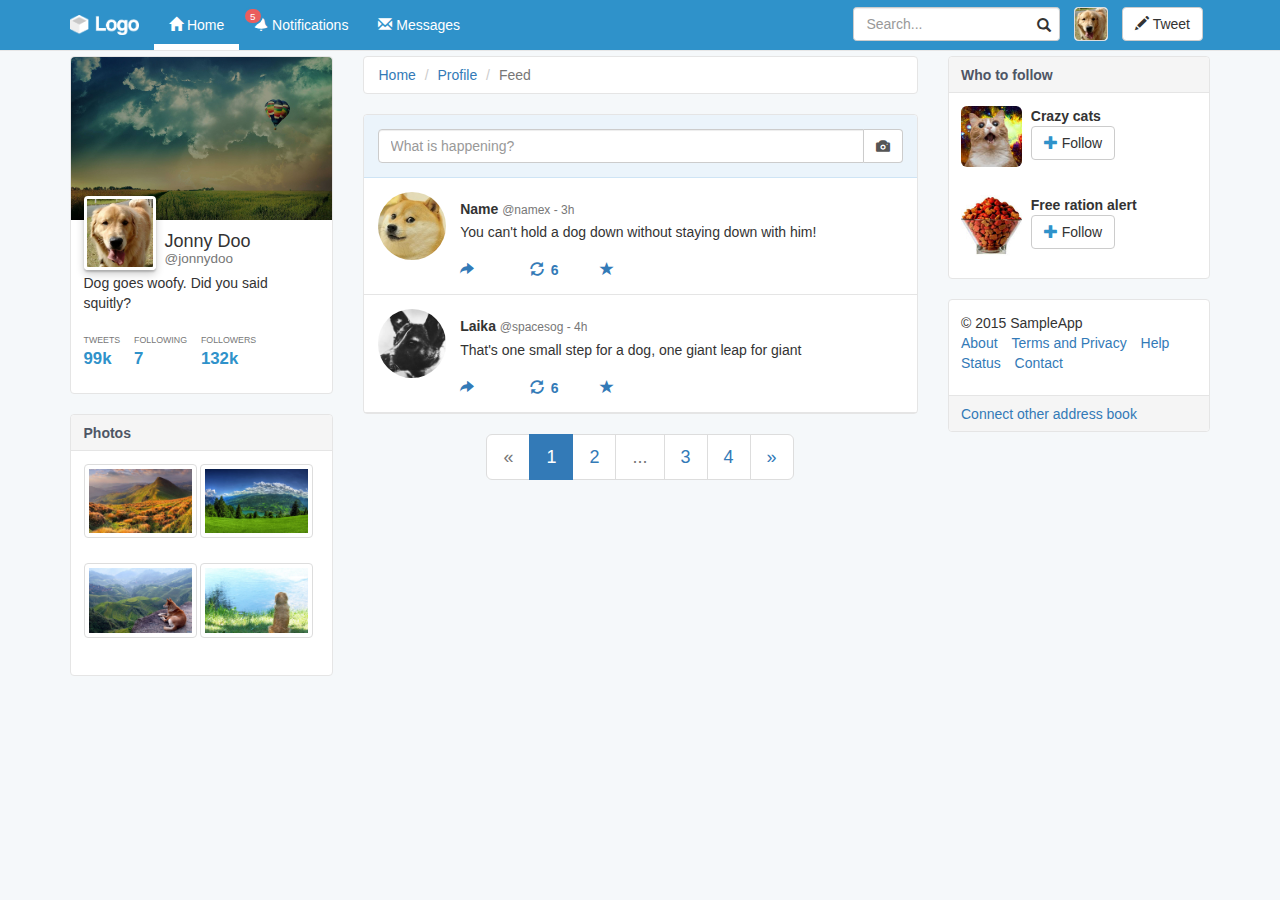
<file: src/ch6/index.html>
<!DOCTYPE html>
<html>
  <head>
    <meta charset="utf-8">
    <meta http-equiv="X-UA-Compatible" content="IE=edge">
    <meta name="viewport" content="width=device-width, initial-scale=1">
    <title>Web App</title>

    <link rel="stylesheet" href="css/bootstrap.css">
    <link rel="stylesheet" href="css/base.css">

    <!-- Bootstrap 4 CDN CSS -->
<!--     <link href="https://maxcdn.bootstrapcdn.com/bootstrap/4.0.0-alpha/css/bootstrap.min.css" rel="stylesheet" integrity="sha256-GHW2S7IZAQe8+YkyL99LyDj1zdWXSPOG+JZafCtKiSc= sha512-vxM32w6T7zJ83xOQ6FT4CEFnlasqmkcB0+ojgbI0N6ZtSxYvHmT7sX2icN07TqEqr5wdKwoLkmB8sAsGAjCJHg==" crossorigin="anonymous"> -->

    <!--[if lt IE 9]>
      <script src="https://oss.maxcdn.com/html5shiv/3.7.2/html5shiv.min.js"></script>
      <script src="https://oss.maxcdn.com/respond/1.4.2/respond.min.js"></script>
    <![endif]-->
  </head>
  <body>
    <nav class="navbar navbar-default navbar-fixed-top">
      <div class="container">
        <div class="navbar-header">
          <a class="navbar-brand" href="index.html">
            <img src="imgs/logo.png" class="img-responsive">
          </a>
          <button type="button" class="navbar-toggle collapsed" data-toggle="collapse" data-target="#nav-menu" aria-expanded="false">
            <span class="sr-only">Toggle navigation</span>
            <span class="icon-bar"></span>
            <span class="icon-bar"></span>
            <span class="icon-bar"></span>
          </button>
          <!-- <a class="btn btn-primary navbar-btn pull-left" href="#" role="button">Sign up</a> -->

          <button id="tweet" class="btn btn-default pull-right visible-xs-block">
            <span class="glyphicon glyphicon-pencil" aria-hidden="true"></span>
            Tweet
          </button>
        </div>
        <div id="nav-menu" class="collapse navbar-collapse">
            <ul class="nav navbar-nav">
              <li class="active">
                <a href="#">
                  <span class="glyphicon glyphicon-home" aria-hidden="true"></span>
                  Home
                </a>
              </li>
              <li>
                <a href="#">
                  <span class="badge">5</span>
                  <span class="glyphicon glyphicon-bell" aria-hidden="true"></span>
                  Notifications
                </a>
              </li>
              <li>
                <a href="#">
                  <span class="glyphicon glyphicon-envelope" aria-hidden="true"></span>
                  Messages
                </a>
              </li>
              <li class="visible-xs-inline">
                <a href="#">
                  <span class="glyphicon glyphicon-user" aria-hidden="true"></span>
                  Profile
                </a>
              </li>
              <li class="visible-xs-inline">
                <a href="#">
                  <span class="glyphicon glyphicon-off" aria-hidden="true"></span>
                  Logout
                </a>
            </ul>

            <button id="tweet" class="btn btn-default pull-right hidden-xs">
              <span class="glyphicon glyphicon-pencil" aria-hidden="true"></span>
              Tweet
            </button>

            <div id="nav-options" class="btn-group pull-right hidden-xs">
              <button type="button" class="btn btn-default dropdown-toggle thumbnail" data-toggle="dropdown" aria-haspopup="true" aria-expanded="false">
                <img src="imgs/jon.png">
              </button>
              <ul class="dropdown-menu">
                <li><a href="#">Profile</a></li>
                <li><a href="#">Setting</a></li>
                <li role="separator" class="divider"></li>
                <li><a href="#">Logout</a></li>
              </ul>
            </div>

            <form id="search" role="search" class="hidden-sm">
              <div class="input-group">
                <input type="text" class="form-control" placeholder="Search...">
                <span class="glyphicon glyphicon-search" aria-hidden="true"></span>
              </div>
            </form>

        </div>
      </div>
    </nav>

    <div class="container">
      <div class="row">
        <div id="profile" class="col-md-3 hidden-sm hidden-xs">

          <div id="profile-resume" class="card">
            <img class="card-img-top img-responsive" src="imgs/landscape.jpg">
            <div class="card-block">
              <img src="imgs/jon.png" class="card-img">
              <h4 class="card-title">Jonny Doo <small>@jonnydoo</small></h4>
              <p class="card-text">Dog goes woofy. Did you said squitly?</p>
              <ul class="list-inline list-unstyled">
                <li id="card-tweets">
                  <a href="#">
                    <span class="profile-stats">Tweets</span>
                    <span class="profile-value">99k</span>
                  </a>
                </li>
                <li class="card-following">
                  <a href="#">
                    <span class="profile-stats">Following</span>
                    <span class="profile-value">7</span>
                  </a>
                </li>
                <li class="card-followers">
                  <a href="#">
                    <span class="profile-stats">Followers</span>
                    <span class="profile-value">132k</span>
                  </a>
                </li>
              </ul>
            </div>
          </div>

          <div id="profile-photo" class="card">
            <div class="card-header">Photos</div>
            <div class="card-block">
              <ul class="list-inline list-unstyled">
                <li>
                  <a href="#" class="thumbnail">
                    <img class="img-responsive" src="imgs/landscape-02.jpg">
                  </a>
                </li>
                <li>
                  <a href="#" class="thumbnail"><img class="img-responsive" src="imgs/landscape-03.jpg"></a>
                </li>
                <li>
                  <a href="#" class="thumbnail"><img class="img-responsive" src="imgs/landscape-04.jpg"></a>
                </li>
                <li>
                  <a href="#" class="thumbnail"><img class="img-responsive" src="imgs/landscape-05.jpg"></a>
                </li>
              </ul>
            </div>
          </div>
        </div>

        <div id="main" class="col-sm-12 col-md-6">

          <ol class="breadcrumb card">
            <li><a href="#">Home</a></li>
            <li><a href="#">Profile</a></li>
            <li class="active">Feed</li>
          </ol>

          <div id="main-card" class="card">
            <form id="new-message">
              <div class="input-group">
                <input type="text" class="form-control" placeholder="What is happening?">
                <span class="input-group-addon">
                  <span class="glyphicon glyphicon-camera" aria-hidden="true"></span>
                </span>
              </div>
            </form>

            <ul id="feed" class="list-unstyled">
              <li>
                <img src="imgs/doge.jpg" class="feed-avatar img-circle">
                <div class="feed-post">
                  <h5>Name <small>@namex - 3h</small></h5>
                  <p> You can't hold a dog down without staying down with him!</p>
                </div>
                <div class="action-list">
                  <a href="#">
                    <span class="glyphicon glyphicon-share-alt" aria-hidden="true"></span>
                  </a>
                  <a href="#">
                    <span class="glyphicon glyphicon-refresh " aria-hidden="true"></span>
                    <span class="retweet-count">6</span>
                  </a>
                  <a href="#">
                    <span class="glyphicon glyphicon-star" aria-hidden="true"></span>
                  </a>
                </div>
              </li>

              <li>
                <img src="imgs/laika.jpg" class="feed-avatar img-circle">
                <div class="feed-post">
                  <h5>Laika <small>@spacesog - 4h</small></h5>
                  <p>That's one small step for a dog, one giant leap for giant</p>
                </div>
                <div class="action-list">
                  <a href="#">
                    <span class="glyphicon glyphicon-share-alt" aria-hidden="true"></span>
                  </a>
                  <a href="#">
                    <span class="glyphicon glyphicon-refresh" aria-hidden="true"></span>
                    <span class="retweet-count">6</span>
                  </a>
                  <a href="#">
                    <span class="glyphicon glyphicon-star" aria-hidden="true"></span>
                  </a>
                </div>
              </li>

            </ul>

          </div>
          
          <nav class="text-center">
            <ul class="pagination pagination-lg">
              <li class="disabled"><a href="#" aria-label="Previous"><span aria-hidden="true">&laquo;</span></a></li>
              <li class="active"><a href="#">1 <span class="sr-only">(current)</span></a></li>
              <li><a href="#">2</a></li>
              <li class="disabled"><a href="#">...</a></li>
              <li><a href="#">3</a></li>
              <li><a href="#">4</a></li>
              <li><a href="#" aria-label="Next"><span aria-hidden="true">&raquo;</span></a></li>
            </ul>
          </nav>

        </div>

        <div id="right-content" class="col-md-3 hidden-sm hidden-xs">
          <div id="who-follow" class="card">
            <div class="card-header">
              Who to follow
            </div>
            <div class="card-block">
              <ul class="list-unstyled">
                <li>
                  <img src="imgs/cat.jpg" class="img-rounded">
                  <div class="info">
                    <strong>Crazy cats</strong>
                    <button class="btn btn-default">
                      <span class="glyphicon glyphicon-plus" aria-hidden="true"></span> Follow
                    </button>
                  </div>
                </li>
                <li>
                  <img src="imgs/ration.jpg" class="img-rounded">
                  <div class="info">
                    <strong>Free ration alert</strong>
                    <button class="btn btn-default">
                      <span class="glyphicon glyphicon-plus" aria-hidden="true"></span> Follow
                    </button>
                  </div>
                </li>
              </ul>              
            </div>
          </div>

          <div id="app-info" class="card">
              <div class="card-block">
                © 2015 SampleApp
                <ul class="list-unstyled list-inline">
                  <li><a href="#">About</a></li>
                  <li><a href="#">Terms and Privacy</a></li>
                  <li><a href="#">Help</a></li>
                  <li><a href="#">Status</a></li>
                  <li><a href="#">Contact</a></li>
                </ul>
              </div>
              <div class="card-footer">
                <a href="#">Connect other address book</a>
              </div>
          </div>
        </div>
      </div>
    </div>
    <script src="js/jquery-1.11.3.js"></script>
    <script src="js/bootstrap.js"></script>
    <script src="js/main.js"></script>

  </body>
</html>
</file>
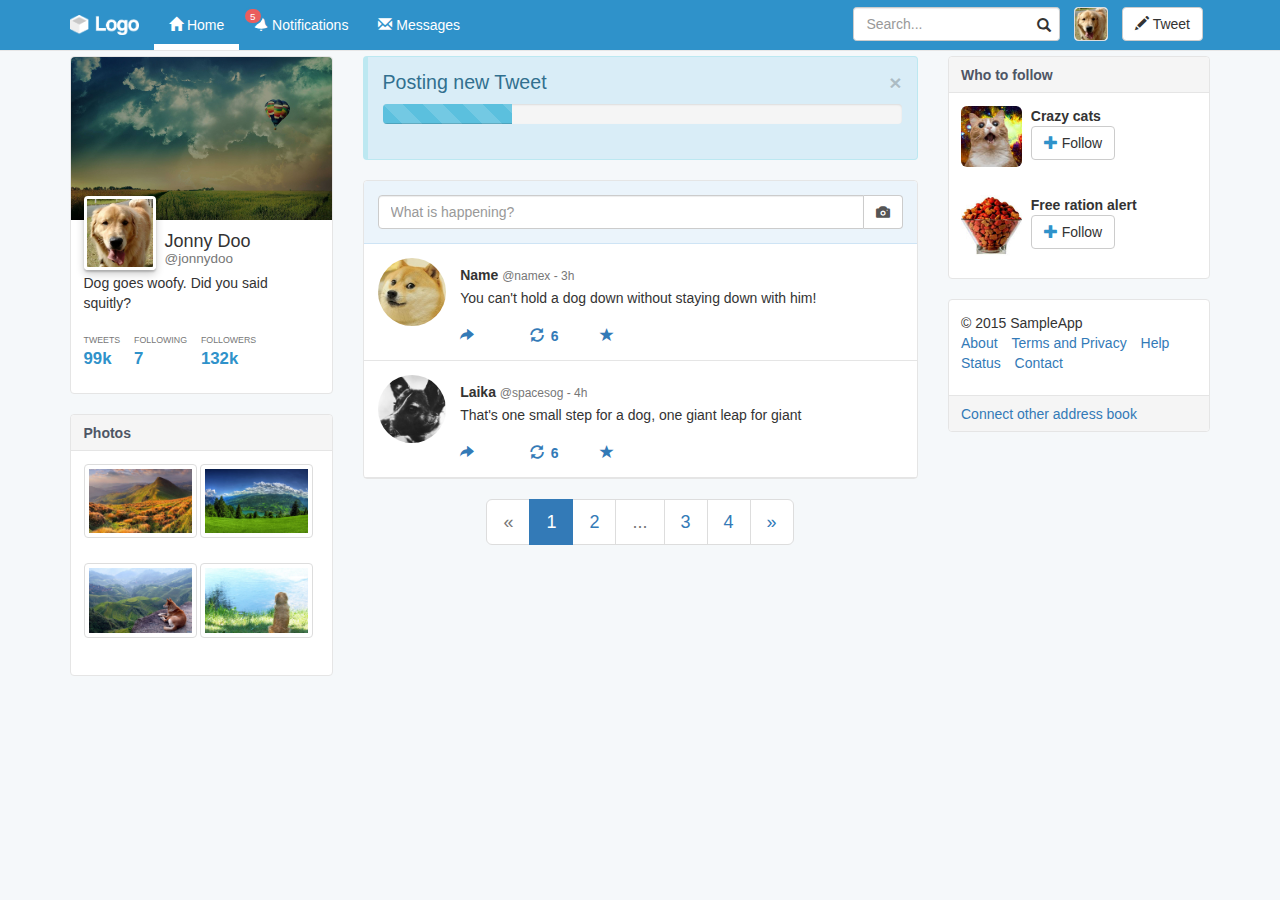
<file: src/ch7/index.html>
<!DOCTYPE html>
<html>
  <head>
    <meta charset="utf-8">
    <meta http-equiv="X-UA-Compatible" content="IE=edge">
    <meta name="viewport" content="width=device-width, initial-scale=1">
    <title>Web App</title>

    <link rel="stylesheet" href="css/bootstrap.css">
    <link rel="stylesheet" href="css/base.css">

    <!-- Bootstrap 4 CDN CSS -->
<!--     <link href="https://maxcdn.bootstrapcdn.com/bootstrap/4.0.0-alpha/css/bootstrap.min.css" rel="stylesheet" integrity="sha256-GHW2S7IZAQe8+YkyL99LyDj1zdWXSPOG+JZafCtKiSc= sha512-vxM32w6T7zJ83xOQ6FT4CEFnlasqmkcB0+ojgbI0N6ZtSxYvHmT7sX2icN07TqEqr5wdKwoLkmB8sAsGAjCJHg==" crossorigin="anonymous"> -->

    <!--[if lt IE 9]>
      <script src="https://oss.maxcdn.com/html5shiv/3.7.2/html5shiv.min.js"></script>
      <script src="https://oss.maxcdn.com/respond/1.4.2/respond.min.js"></script>
    <![endif]-->
  </head>
  <body>
    <nav class="navbar navbar-default navbar-fixed-top">
      <div class="container">
        <div class="navbar-header">
          <a class="navbar-brand" href="index.html">
            <img src="imgs/logo.png" class="img-responsive">
          </a>
          <button type="button" class="navbar-toggle collapsed" data-toggle="collapse" data-target="#nav-menu" aria-expanded="false">
            <span class="sr-only">Toggle navigation</span>
            <span class="icon-bar"></span>
            <span class="icon-bar"></span>
            <span class="icon-bar"></span>
          </button>
          <!-- <a class="btn btn-primary navbar-btn pull-left" href="#" role="button">Sign up</a> -->

          <button id="tweet" class="btn btn-default pull-right visible-xs-block">
            <span class="glyphicon glyphicon-pencil" aria-hidden="true"></span>
            Tweet
          </button>
        </div>
        <div id="nav-menu" class="collapse navbar-collapse">
            <ul class="nav navbar-nav">
              <li class="active">
                <a href="#">
                  <span class="glyphicon glyphicon-home" aria-hidden="true"></span>
                  Home
                </a>
              </li>
              <li>
                <a href="#">
                  <span class="badge">5</span>
                  <span class="glyphicon glyphicon-bell" aria-hidden="true"></span>
                  Notifications
                </a>
              </li>
              <li>
                <a href="#">
                  <span class="glyphicon glyphicon-envelope" aria-hidden="true"></span>
                  Messages
                </a>
              </li>
              <li class="visible-xs-inline">
                <a href="#">
                  <span class="glyphicon glyphicon-user" aria-hidden="true"></span>
                  Profile
                </a>
              </li>
              <li class="visible-xs-inline">
                <a href="#">
                  <span class="glyphicon glyphicon-off" aria-hidden="true"></span>
                  Logout
                </a>
            </ul>

            <button id="tweet" class="btn btn-default pull-right hidden-xs">
              <span class="glyphicon glyphicon-pencil" aria-hidden="true"></span>
              Tweet
            </button>

            <div id="nav-options" class="btn-group pull-right hidden-xs">
              <button type="button" class="btn btn-default dropdown-toggle thumbnail" data-toggle="dropdown" aria-haspopup="true" aria-expanded="false">
                <img src="imgs/jon.png">
              </button>
              <ul class="dropdown-menu">
                <li><a href="#">Profile</a></li>
                <li><a href="settings.html">Setting</a></li>
                <li role="separator" class="divider"></li>
                <li><a href="#">Logout</a></li>
              </ul>
            </div>

            <form id="search" role="search" class="hidden-sm">
              <div class="input-group">
                <input type="text" class="form-control" placeholder="Search...">
                <span class="glyphicon glyphicon-search" aria-hidden="true"></span>
              </div>
            </form>

        </div>
      </div>
    </nav>

    <div class="container">
      <div class="row">
        <div id="profile" class="col-md-3 hidden-sm hidden-xs">

          <div id="profile-resume" class="card">
            <img class="card-img-top img-responsive" src="imgs/landscape.jpg">
            <div class="card-block">
              <img src="imgs/jon.png" class="card-img">
              <h4 class="card-title">Jonny Doo <small>@jonnydoo</small></h4>
              <p class="card-text">Dog goes woofy. Did you said squitly?</p>
              <ul class="list-inline list-unstyled">
                <li id="card-tweets">
                  <a href="#">
                    <span class="profile-stats">Tweets</span>
                    <span class="profile-value">99k</span>
                  </a>
                </li>
                <li class="card-following">
                  <a href="#">
                    <span class="profile-stats">Following</span>
                    <span class="profile-value">7</span>
                  </a>
                </li>
                <li class="card-followers">
                  <a href="#">
                    <span class="profile-stats">Followers</span>
                    <span class="profile-value">132k</span>
                  </a>
                </li>
              </ul>
            </div>
          </div>

          <div id="profile-photo" class="card">
            <div class="card-header">Photos</div>
            <div class="card-block">
              <ul class="list-inline list-unstyled">
                <li>
                  <a href="#" class="thumbnail">
                    <img class="img-responsive" src="imgs/landscape-02.jpg">
                  </a>
                </li>
                <li>
                  <a href="#" class="thumbnail"><img class="img-responsive" src="imgs/landscape-03.jpg"></a>
                </li>
                <li>
                  <a href="#" class="thumbnail"><img class="img-responsive" src="imgs/landscape-04.jpg"></a>
                </li>
                <li>
                  <a href="#" class="thumbnail"><img class="img-responsive" src="imgs/landscape-05.jpg"></a>
                </li>
              </ul>
            </div>
          </div>
        </div>

        <div id="main" class="col-sm-12 col-md-6">

          <!-- <ol class="breadcrumb card">
            <li><a href="#">Home</a></li>
            <li><a href="#">Profile</a></li>
            <li class="active">Feed</li>
          </ol> -->

          <!-- <div class="alert alert-success" role="alert">
            <button type="button" class="close" data-dismiss="alert" aria-label="Close"><span aria-hidden="true">&times;</span></button>
            <h3>Tweet alert</h3>
            You have made a new Tweet.
            <a href="#" class="alert-link">Click here to review your tweets.</a>
          </div> -->

          <div class="alert alert-info" role="alert">
            <button type="button" class="close" data-dismiss="alert" aria-label="Close"><span aria-hidden="true">&times;</span></button>
            <h3>Posting new Tweet</h3>
            <div class="progress">
              <div class="progress-bar progress-bar-info progress-bar-striped active" role="progressbar" aria-valuenow="25" aria-valuemin="0" aria-valuemax="100" style="width: 25%">
              </div>
            </div>
          </div>

          <div id="main-card" class="card">
            <form id="new-message">
              <div class="input-group">
                <input type="text" class="form-control" placeholder="What is happening?">
                <span class="input-group-addon">
                  <span class="glyphicon glyphicon-camera" aria-hidden="true"></span>
                </span>
              </div>
            </form>

            <ul id="feed" class="list-unstyled">
              <li>
                <img src="imgs/doge.jpg" class="feed-avatar img-circle">
                <div class="feed-post">
                  <h5>Name <small>@namex - 3h</small></h5>
                  <p> You can't hold a dog down without staying down with him!</p>
                </div>
                <div class="action-list">
                  <a href="#">
                    <span class="glyphicon glyphicon-share-alt" aria-hidden="true"></span>
                  </a>
                  <a href="#">
                    <span class="glyphicon glyphicon-refresh " aria-hidden="true"></span>
                    <span class="retweet-count">6</span>
                  </a>
                  <a href="#">
                    <span class="glyphicon glyphicon-star" aria-hidden="true"></span>
                  </a>
                </div>
              </li>

              <li>
                <img src="imgs/laika.jpg" class="feed-avatar img-circle">
                <div class="feed-post">
                  <h5>Laika <small>@spacesog - 4h</small></h5>
                  <p>That's one small step for a dog, one giant leap for giant</p>
                </div>
                <div class="action-list">
                  <a href="#">
                    <span class="glyphicon glyphicon-share-alt" aria-hidden="true"></span>
                  </a>
                  <a href="#">
                    <span class="glyphicon glyphicon-refresh" aria-hidden="true"></span>
                    <span class="retweet-count">6</span>
                  </a>
                  <a href="#">
                    <span class="glyphicon glyphicon-star" aria-hidden="true"></span>
                  </a>
                </div>
              </li>

            </ul>

          </div>
          
          <nav class="text-center">
            <ul class="pagination pagination-lg">
              <li class="disabled"><a href="#" aria-label="Previous"><span aria-hidden="true">&laquo;</span></a></li>
              <li class="active"><a href="#">1 <span class="sr-only">(current)</span></a></li>
              <li><a href="#">2</a></li>
              <li class="disabled"><a href="#">...</a></li>
              <li><a href="#">3</a></li>
              <li><a href="#">4</a></li>
              <li><a href="#" aria-label="Next"><span aria-hidden="true">&raquo;</span></a></li>
            </ul>
          </nav>

        </div>

        <div id="right-content" class="col-md-3 hidden-sm hidden-xs">
          <div id="who-follow" class="card">
            <div class="card-header">
              Who to follow
            </div>
            <div class="card-block">
              <ul class="list-unstyled">
                <li>
                  <img src="imgs/cat.jpg" class="img-rounded">
                  <div class="info">
                    <strong>Crazy cats</strong>
                    <button class="btn btn-default">
                      <span class="glyphicon glyphicon-plus" aria-hidden="true"></span> Follow
                    </button>
                  </div>
                </li>
                <li>
                  <img src="imgs/ration.jpg" class="img-rounded">
                  <div class="info">
                    <strong>Free ration alert</strong>
                    <button class="btn btn-default">
                      <span class="glyphicon glyphicon-plus" aria-hidden="true"></span> Follow
                    </button>
                  </div>
                </li>
              </ul>              
            </div>
          </div>

          <div id="app-info" class="card">
              <div class="card-block">
                © 2015 SampleApp
                <ul class="list-unstyled list-inline">
                  <li><a href="#">About</a></li>
                  <li><a href="#">Terms and Privacy</a></li>
                  <li><a href="#">Help</a></li>
                  <li><a href="#">Status</a></li>
                  <li><a href="#">Contact</a></li>
                </ul>
              </div>
              <div class="card-footer">
                <a href="#">Connect other address book</a>
              </div>
          </div>
        </div>
      </div>
    </div>
    <script src="js/jquery-1.11.3.js"></script>
    <script src="js/bootstrap.js"></script>
    <script src="js/main.js"></script>

  </body>
</html>
</file>
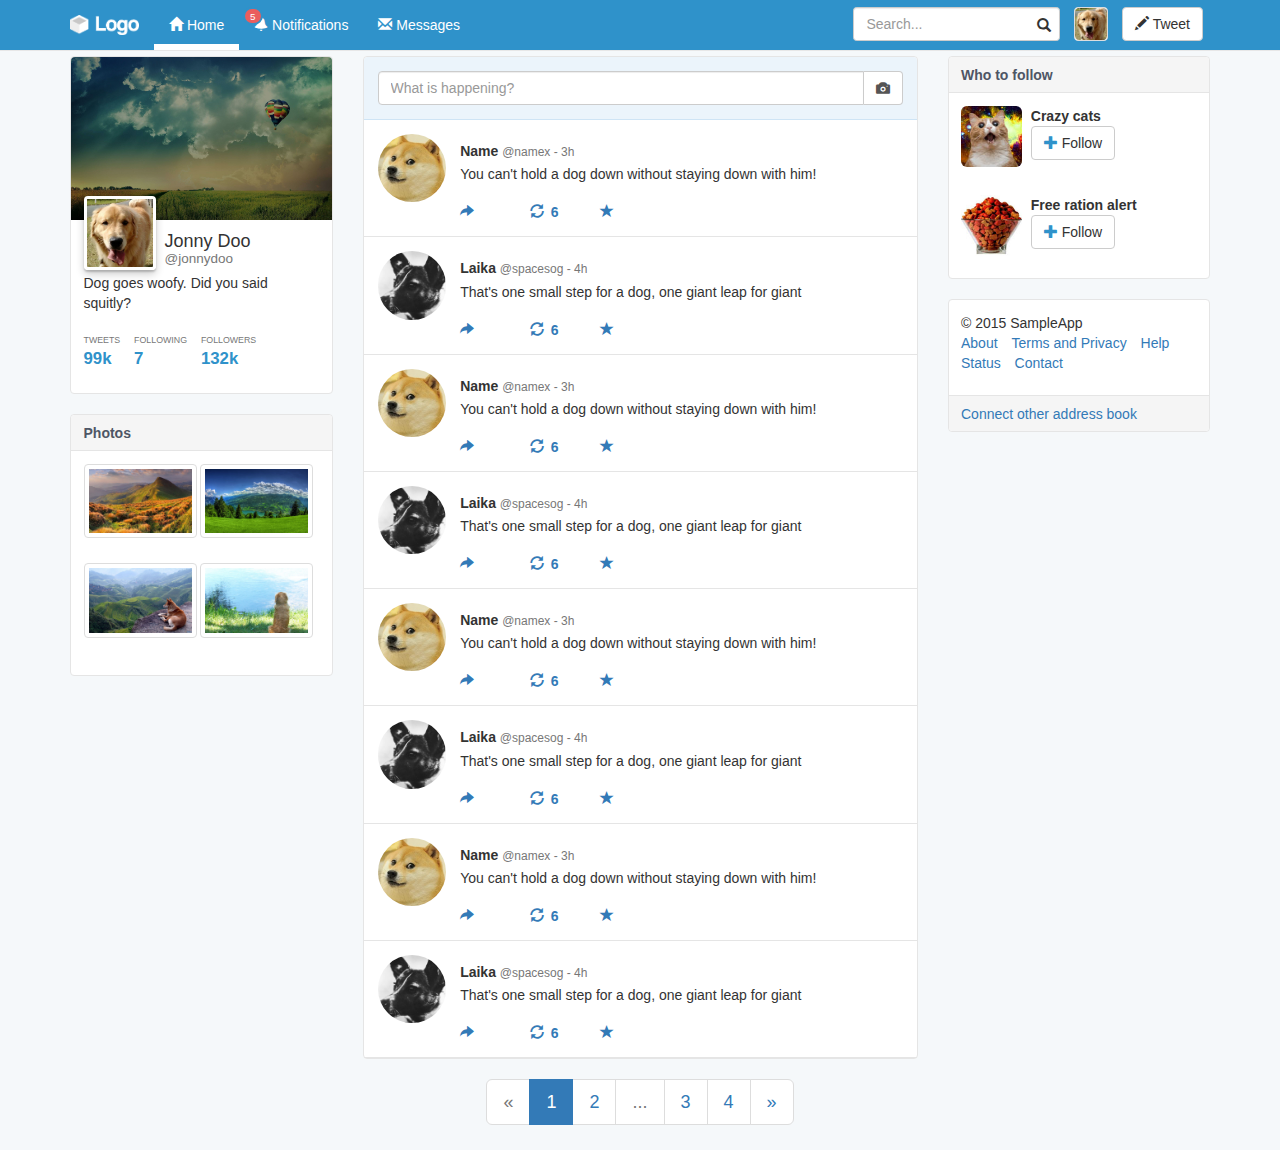
<file: src/ch8/index.html>
<!DOCTYPE html>
<html>
  <head>
    <meta charset="utf-8">
    <meta http-equiv="X-UA-Compatible" content="IE=edge">
    <meta name="viewport" content="width=device-width, initial-scale=1">
    <title>Web App</title>

    <link rel="stylesheet" href="css/bootstrap.css">
    <link rel="stylesheet" href="css/base.css">

    <!-- Bootstrap 4 CDN CSS -->
<!--     <link href="https://maxcdn.bootstrapcdn.com/bootstrap/4.0.0-alpha/css/bootstrap.min.css" rel="stylesheet" integrity="sha256-GHW2S7IZAQe8+YkyL99LyDj1zdWXSPOG+JZafCtKiSc= sha512-vxM32w6T7zJ83xOQ6FT4CEFnlasqmkcB0+ojgbI0N6ZtSxYvHmT7sX2icN07TqEqr5wdKwoLkmB8sAsGAjCJHg==" crossorigin="anonymous"> -->

    <!--[if lt IE 9]>
      <script src="https://oss.maxcdn.com/html5shiv/3.7.2/html5shiv.min.js"></script>
      <script src="https://oss.maxcdn.com/respond/1.4.2/respond.min.js"></script>
    <![endif]-->
  </head>
  <body>

    <!-- navigation bar -->
    <nav class="navbar navbar-default navbar-fixed-top">
      <div class="container">
        <div class="navbar-header">
          <a class="navbar-brand" href="index.html">
            <img src="imgs/logo.png" class="img-responsive">
          </a>

          <button type="button" class="navbar-toggle collapsed" data-toggle="collapse" data-target="#nav-menu" aria-expanded="false">
            <span class="sr-only">Toggle navigation</span>
            <span class="icon-bar"></span>
            <span class="icon-bar"></span>
            <span class="icon-bar"></span>
          </button>
          
          <!-- modal launch button -->
          <button id="tweet" class="btn btn-default pull-right visible-xs-block" data-toggle="modal" data-target="#tweet-modal">
            <span class="glyphicon glyphicon-pencil" aria-hidden="true"></span>
            Tweet
          </button>
        </div>

        <div id="nav-menu" class="collapse navbar-collapse">
            <ul class="nav navbar-nav">
              <li class="active">
                <a href="#">
                  <span class="glyphicon glyphicon-home" aria-hidden="true"></span>
                  Home
                </a>
              </li>
              <li>
                <a href="#">
                  <span class="badge">5</span>
                  <span class="glyphicon glyphicon-bell" aria-hidden="true"></span>
                  Notifications
                </a>
              </li>
              <li>
                <a href="#" role="button" data-toggle="modal" data-target="#messages-modal">
                  <span class="glyphicon glyphicon-envelope" aria-hidden="true"></span>
                  Messages
                </a>
              </li>
              <li class="visible-xs-inline">
                <a href="#">
                  <span class="glyphicon glyphicon-user" aria-hidden="true"></span>
                  Profile
                </a>
              </li>
              <li class="visible-xs-inline">
                <a href="#">
                  <span class="glyphicon glyphicon-off" aria-hidden="true"></span>
                  Logout
                </a>
            </ul>

            <button id="tweet" class="btn btn-default pull-right hidden-xs" data-toggle="modal" data-target="#tweet-modal">
              <span class="glyphicon glyphicon-pencil" aria-hidden="true"></span>
              Tweet
            </button>

            <div id="nav-options" class="btn-group pull-right hidden-xs">
              <button type="button" class="btn btn-default dropdown-toggle thumbnail" data-toggle="dropdown" aria-haspopup="true" aria-expanded="false">
                <img src="imgs/jon.png">
              </button>
              <ul class="dropdown-menu">
                <li><a href="#">Profile</a></li>
                <li><a href="settings.html">Setting</a></li>
                <li role="separator" class="divider"></li>
                <li><a href="#">Logout</a></li>
              </ul>
            </div>

            <form id="search" role="search" class="hidden-sm">
              <div class="input-group">
                <input type="text" class="form-control" placeholder="Search...">
                <span class="glyphicon glyphicon-search" aria-hidden="true"></span>
              </div>
            </form>

        </div>
      </div>
    </nav>

    <div class="container">
      <div class="row">
        <div id="profile" class="col-md-3 hidden-sm hidden-xs" data-spy="affix" data-offset-top="0">

          <div id="profile-resume" class="card">
            <img class="card-img-top img-responsive" src="imgs/landscape.jpg">
            <div class="card-block">
              <img src="imgs/jon.png" class="card-img">
              <h4 class="card-title">Jonny Doo <small>@jonnydoo</small></h4>
              <p class="card-text">Dog goes woofy. Did you said squitly?</p>
              <ul class="list-inline list-unstyled">
                <li id="card-tweets">
                  <a href="#">
                    <span class="profile-stats">Tweets</span>
                    <span class="profile-value">99k</span>
                  </a>
                </li>
                <li class="card-following">
                  <a href="#">
                    <span class="profile-stats">Following</span>
                    <span class="profile-value">7</span>
                  </a>
                </li>
                <li class="card-followers">
                  <a href="#">
                    <span class="profile-stats">Followers</span>
                    <span class="profile-value">132k</span>
                  </a>
                </li>
              </ul>
            </div>
          </div>

          <div id="profile-photo" class="card">
            <div class="card-header">Photos</div>
            <div class="card-block">
              <ul class="list-inline list-unstyled">
                <li>
                  <a href="#" class="thumbnail">
                    <img class="img-responsive" src="imgs/landscape-02.jpg">
                  </a>
                </li>
                <li>
                  <a href="#" class="thumbnail"><img class="img-responsive" src="imgs/landscape-03.jpg"></a>
                </li>
                <li>
                  <a href="#" class="thumbnail"><img class="img-responsive" src="imgs/landscape-04.jpg"></a>
                </li>
                <li>
                  <a href="#" class="thumbnail"><img class="img-responsive" src="imgs/landscape-05.jpg"></a>
                </li>
              </ul>
            </div>
          </div>
        </div>

        <div id="main" class="col-sm-12 col-md-6">

          <!-- <ol class="breadcrumb card">
            <li><a href="#">Home</a></li>
            <li><a href="#">Profile</a></li>
            <li class="active">Feed</li>
          </ol> -->

          <!-- <div class="alert alert-success" role="alert">
            <button type="button" class="close" data-dismiss="alert" aria-label="Close"><span aria-hidden="true">&times;</span></button>
            <h3>Tweet alert</h3>
            You have made a new Tweet.
            <a href="#" class="alert-link">Click here to review your tweets.</a>
          </div> -->

          <div class="alert alert-info hide" role="alert">
            <button type="button" class="close" data-dismiss="alert" aria-label="Close"><span aria-hidden="true">&times;</span></button>
            <h3>Posting new Tweet</h3>
            <div class="progress">
              <div class="progress-bar progress-bar-info progress-bar-striped active" role="progressbar" aria-valuenow="25" aria-valuemin="0" aria-valuemax="100" style="width: 25%">
              </div>
            </div>
          </div>

          <div id="main-card" class="card">
            <form id="new-message">
              <div class="input-group">
                <input type="text" class="form-control" placeholder="What is happening?">
                <span class="input-group-addon">
                  <span class="glyphicon glyphicon-camera" aria-hidden="true"></span>
                </span>
              </div>
            </form>

            <ul id="feed" class="list-unstyled">
              <li>
                <img src="imgs/doge.jpg" class="feed-avatar img-circle">
                <div class="feed-post">
                  <h5>Name <small>@namex - 3h</small></h5>
                  <p> You can't hold a dog down without staying down with him!</p>
                </div>
                <div class="action-list">
                  <a href="#" data-toggle="tooltip" data-placement="bottom" title="Reply">
                    <span class="glyphicon glyphicon-share-alt" aria-hidden="true"></span>
                  </a>
                  <a href="#" data-toggle="tooltip" data-placement="bottom" title="Retweet">
                    <span class="glyphicon glyphicon-refresh " aria-hidden="true"></span>
                    <span class="retweet-count">6</span>
                  </a>
                  <a href="#" data-toggle="tooltip" data-placement="bottom" title="Star">
                    <span class="glyphicon glyphicon-star" aria-hidden="true"></span>
                  </a>
                </div>
              </li>

              <li>
                <img src="imgs/laika.jpg" class="feed-avatar img-circle">
                <div class="feed-post">
                  <h5>Laika <small>@spacesog - 4h</small></h5>
                  <p>That's one small step for a dog, one giant leap for giant</p>
                </div>
                <div class="action-list">
                  <a href="#" data-toggle="tooltip" data-placement="bottom" title="Reply">
                    <span class="glyphicon glyphicon-share-alt" aria-hidden="true"></span>
                  </a>
                  <a href="#" data-toggle="tooltip" data-placement="bottom" title="Retweet">
                    <span class="glyphicon glyphicon-refresh" aria-hidden="true"></span>
                    <span class="retweet-count">6</span>
                  </a>
                  <a href="#" data-toggle="tooltip" data-placement="bottom" title="Star">
                    <span class="glyphicon glyphicon-star" aria-hidden="true"></span>
                  </a>
                </div>
              </li>
              <li>
                <img src="imgs/doge.jpg" class="feed-avatar img-circle">
                <div class="feed-post">
                  <h5>Name <small>@namex - 3h</small></h5>
                  <p> You can't hold a dog down without staying down with him!</p>
                </div>
                <div class="action-list">
                  <a href="#" data-toggle="tooltip" data-placement="bottom" title="Reply">
                    <span class="glyphicon glyphicon-share-alt" aria-hidden="true"></span>
                  </a>
                  <a href="#" data-toggle="tooltip" data-placement="bottom" title="Retweet">
                    <span class="glyphicon glyphicon-refresh " aria-hidden="true"></span>
                    <span class="retweet-count">6</span>
                  </a>
                  <a href="#" data-toggle="tooltip" data-placement="bottom" title="Star">
                    <span class="glyphicon glyphicon-star" aria-hidden="true"></span>
                  </a>
                </div>
              </li>

              <li>
                <img src="imgs/laika.jpg" class="feed-avatar img-circle">
                <div class="feed-post">
                  <h5>Laika <small>@spacesog - 4h</small></h5>
                  <p>That's one small step for a dog, one giant leap for giant</p>
                </div>
                <div class="action-list">
                  <a href="#" data-toggle="tooltip" data-placement="bottom" title="Reply">
                    <span class="glyphicon glyphicon-share-alt" aria-hidden="true"></span>
                  </a>
                  <a href="#" data-toggle="tooltip" data-placement="bottom" title="Retweet">
                    <span class="glyphicon glyphicon-refresh" aria-hidden="true"></span>
                    <span class="retweet-count">6</span>
                  </a>
                  <a href="#" data-toggle="tooltip" data-placement="bottom" title="Star">
                    <span class="glyphicon glyphicon-star" aria-hidden="true"></span>
                  </a>
                </div>
              </li>
              <li>
                <img src="imgs/doge.jpg" class="feed-avatar img-circle">
                <div class="feed-post">
                  <h5>Name <small>@namex - 3h</small></h5>
                  <p> You can't hold a dog down without staying down with him!</p>
                </div>
                <div class="action-list">
                  <a href="#" data-toggle="tooltip" data-placement="bottom" title="Reply">
                    <span class="glyphicon glyphicon-share-alt" aria-hidden="true"></span>
                  </a>
                  <a href="#" data-toggle="tooltip" data-placement="bottom" title="Retweet">
                    <span class="glyphicon glyphicon-refresh " aria-hidden="true"></span>
                    <span class="retweet-count">6</span>
                  </a>
                  <a href="#" data-toggle="tooltip" data-placement="bottom" title="Star">
                    <span class="glyphicon glyphicon-star" aria-hidden="true"></span>
                  </a>
                </div>
              </li>

              <li>
                <img src="imgs/laika.jpg" class="feed-avatar img-circle">
                <div class="feed-post">
                  <h5>Laika <small>@spacesog - 4h</small></h5>
                  <p>That's one small step for a dog, one giant leap for giant</p>
                </div>
                <div class="action-list">
                  <a href="#" data-toggle="tooltip" data-placement="bottom" title="Reply">
                    <span class="glyphicon glyphicon-share-alt" aria-hidden="true"></span>
                  </a>
                  <a href="#" data-toggle="tooltip" data-placement="bottom" title="Retweet">
                    <span class="glyphicon glyphicon-refresh" aria-hidden="true"></span>
                    <span class="retweet-count">6</span>
                  </a>
                  <a href="#" data-toggle="tooltip" data-placement="bottom" title="Star">
                    <span class="glyphicon glyphicon-star" aria-hidden="true"></span>
                  </a>
                </div>
              </li>
              <li>
                <img src="imgs/doge.jpg" class="feed-avatar img-circle">
                <div class="feed-post">
                  <h5>Name <small>@namex - 3h</small></h5>
                  <p> You can't hold a dog down without staying down with him!</p>
                </div>
                <div class="action-list">
                  <a href="#" data-toggle="tooltip" data-placement="bottom" title="Reply">
                    <span class="glyphicon glyphicon-share-alt" aria-hidden="true"></span>
                  </a>
                  <a href="#" data-toggle="tooltip" data-placement="bottom" title="Retweet">
                    <span class="glyphicon glyphicon-refresh " aria-hidden="true"></span>
                    <span class="retweet-count">6</span>
                  </a>
                  <a href="#" data-toggle="tooltip" data-placement="bottom" title="Star">
                    <span class="glyphicon glyphicon-star" aria-hidden="true"></span>
                  </a>
                </div>
              </li>

              <li>
                <img src="imgs/laika.jpg" class="feed-avatar img-circle">
                <div class="feed-post">
                  <h5>Laika <small>@spacesog - 4h</small></h5>
                  <p>That's one small step for a dog, one giant leap for giant</p>
                </div>
                <div class="action-list">
                  <a href="#" data-toggle="tooltip" data-placement="bottom" title="Reply">
                    <span class="glyphicon glyphicon-share-alt" aria-hidden="true"></span>
                  </a>
                  <a href="#" data-toggle="tooltip" data-placement="bottom" title="Retweet">
                    <span class="glyphicon glyphicon-refresh" aria-hidden="true"></span>
                    <span class="retweet-count">6</span>
                  </a>
                  <a href="#" data-toggle="tooltip" data-placement="bottom" title="Star">
                    <span class="glyphicon glyphicon-star" aria-hidden="true"></span>
                  </a>
                </div>
              </li>

            </ul>

          </div>
          
          <nav class="text-center">
            <ul class="pagination pagination-lg">
              <li class="disabled"><a href="#" aria-label="Previous"><span aria-hidden="true">&laquo;</span></a></li>
              <li class="active"><a href="#">1 <span class="sr-only">(current)</span></a></li>
              <li><a href="#">2</a></li>
              <li class="disabled"><a href="#">...</a></li>
              <li><a href="#">3</a></li>
              <li><a href="#">4</a></li>
              <li><a href="#" aria-label="Next"><span aria-hidden="true">&raquo;</span></a></li>
            </ul>
          </nav>

        </div>

        <div id="right-content" class="col-md-3 hidden-sm hidden-xs">
          <div id="who-follow" class="card">
            <div class="card-header">
              Who to follow
            </div>
            <div class="card-block">
              <ul class="list-unstyled">
                <li>
                  <img src="imgs/cat.jpg" class="img-rounded">
                  <div class="info">
                    <strong>Crazy cats</strong>
                    <a href="#" role="button" tabindex="-1" class="btn btn-default" data-toggle="popover" data-trigger="focus" title="You may want to follow">
                      <span class="glyphicon glyphicon-plus" aria-hidden="true"></span> Follow</a>
                  </div>
                </li>
                <li>
                  <img src="imgs/ration.jpg" class="img-rounded">
                  <div class="info">
                    <strong>Free ration alert</strong>
                    <a href="#" role="button" tabindex="-1" class="btn btn-default" data-toggle="popover" data-trigger="focus" title="You may want to follow">
                      <span class="glyphicon glyphicon-plus" aria-hidden="true"></span> Follow</a>
                  </div>
                </li>
              </ul>              
            </div>
          </div>

          <div id="app-info" class="card">
              <div class="card-block">
                © 2015 SampleApp
                <ul class="list-unstyled list-inline">
                  <li><a href="#">About</a></li>
                  <li><a href="#">Terms and Privacy</a></li>
                  <li><a href="#">Help</a></li>
                  <li><a href="#">Status</a></li>
                  <li><a href="#">Contact</a></li>
                </ul>
              </div>
              <div class="card-footer">
                <a href="#">Connect other address book</a>
              </div>
          </div>
        </div>
      </div>
    </div>

    <!-- Modals -->

    <div class="modal fade" id="tweet-modal" tabindex="-1" role="dialog">
      <div class="modal-dialog" role="document">
        <div class="modal-content">
          <div class="modal-header">
            <button type="button" class="close" data-dismiss="modal" aria-label="Close">
              <span aria-hidden="true">&times;</span>
            </button>
            <h4 class="modal-title">Dog a new tweet</h4>
          </div>
          <div class="modal-body">
             <textarea class="form-control" rows="4" placeholder="What you want to bark?" maxlength="140"></textarea>
          </div>
          <div class="modal-footer">
            <span class="char-count pull-left" data-max="140">140</span>
            <button type="button" class="btn btn-default" data-dismiss="modal">
              Close
            </button>
            <button type="button" class="btn btn-primary">
              Save changes
            </button>
          </div>
        </div>
      </div>
    </div>

    <div id="messages-modal" class="modal fade" tabindex="-1" role="dialog">
      <div class="modal-dialog" role="document">
        <div class="modal-content">
          <div class="modal-header">
            <button type="button" class="close" data-dismiss="modal" aria-label="Close">
              <span aria-hidden="true">&times;</span>
            </button>
            <h4 class="modal-title">Dog messages</h4>
            <button type="button" class="btn btn-primary btn-message">New message</button>
          </div>
          <div class="modal-body">
            <ul class="list-unstyled">
              <li>
                <a href="#">
                  <img src="imgs/laika.jpg" class="img-circle">
                  <div class="msg-content">
                    <h5>Laika <small>@spacesog</small></h5>
                    <p>Hey Jonny, how is down there?</p>
                  </div>
                </a>
              </li>
              <li>
                <a href="#">
                  <img src="imgs/doge.jpg" class="img-circle">
                  <div class="msg-content">
                    <h5>Doge <small>@dogeoficial </small></h5>
                    <p>Wow! How did I turned in to a meme?</p>
                  </div>
                </a>
              </li>
              <li>
                <a href="#">
                  <img src="imgs/cat.jpg" class="img-circle">
                  <div class="msg-content">
                    <h5>Cat <small>@crazycat</small></h5>
                    <p>You will never catch me!</p>
                  </div>
                </a>
              </li>
              <li>
                <a href="#">
                  <img src="imgs/laika.jpg" class="img-circle">
                  <div class="msg-content">
                    <h5>Laika <small>@spacesog</small></h5>
                    <p>I think I saw you in Jupiter! Have you been there recently?</p>
                  </div>
                </a>
              </li>
            </ul>
          </div>
        </div>
      </div>
    </div>

    <script src="js/jquery-1.11.3.js"></script>
    <script src="js/bootstrap.js"></script>
    <script src="js/main.js"></script>

  </body>
</html>
</file>
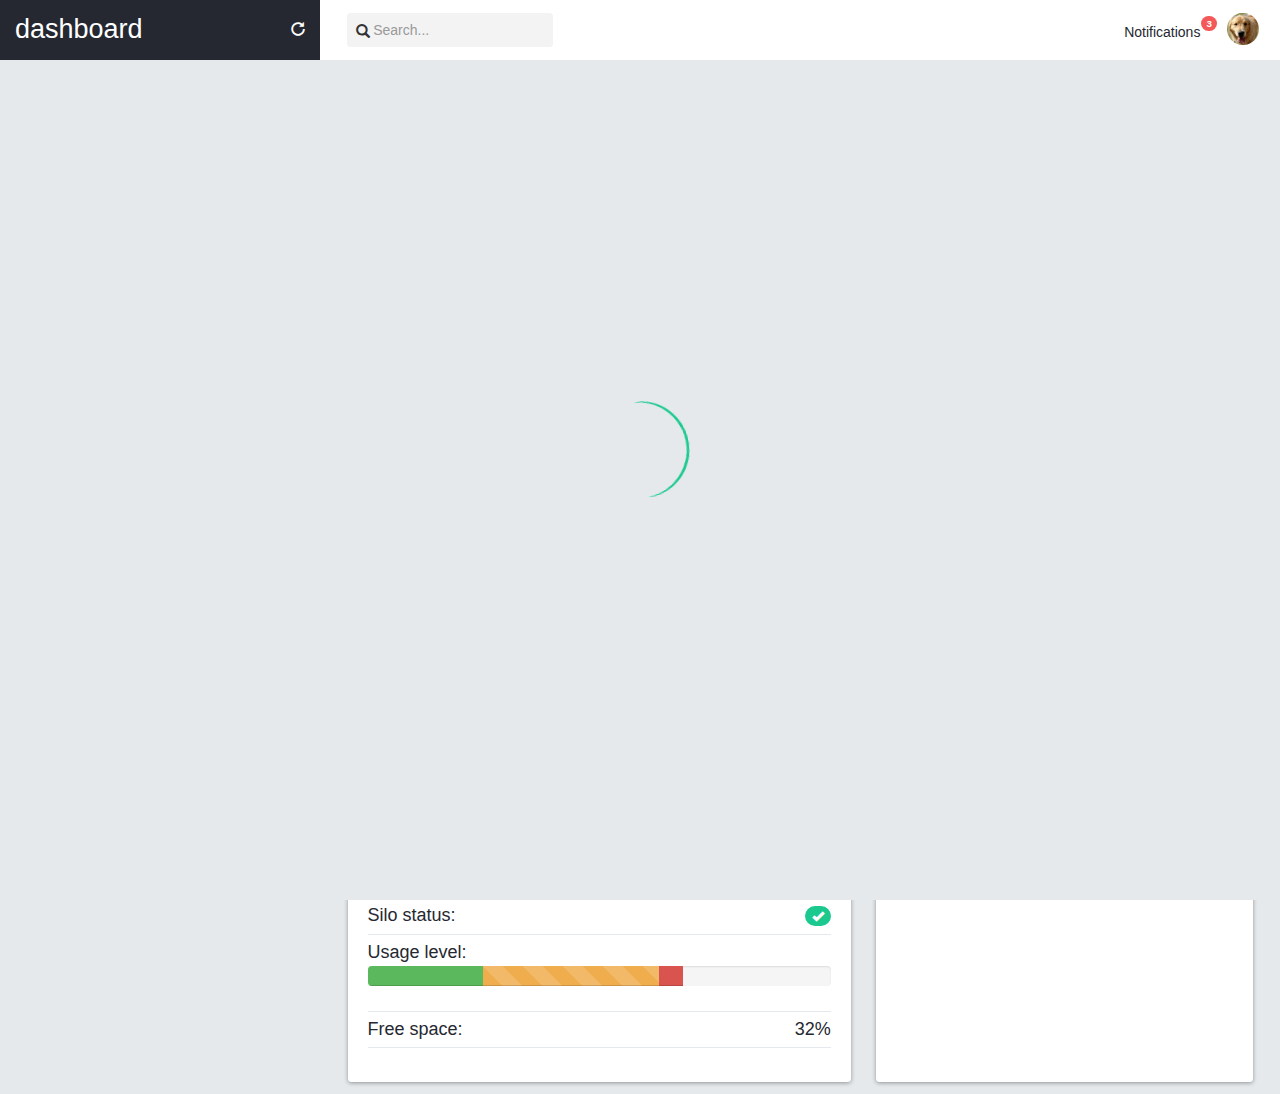
<file: src/ch9/index.html>
<!DOCTYPE html>
<html>
  <head>
    <meta charset="utf-8">
    <meta http-equiv="X-UA-Compatible" content="IE=edge">
    <meta name="viewport" content="width=device-width, initial-scale=1">
    <title>Hello World!</title>

    <link rel="stylesheet" href="css/bootstrap.css">
    <link rel="stylesheet" href="css/switchery.min.css">
    <link rel="stylesheet" href="css/base.css">

    <!--[if lt IE 9]>
      <script src="https://oss.maxcdn.com/html5shiv/3.7.2/html5shiv.min.js"></script>
      <script src="https://oss.maxcdn.com/respond/1.4.2/respond.min.js"></script>
    <![endif]-->
  </head>
  <body>

    <div class="loading"></div>

    <nav class="navbar navbar-fixed-top">
      <div class="container-fluid">
        <div class="row">
          <div class="col-sm-3 top-left-menu">
            <div class="navbar-header">
              <a class="navbar-brand" href="index.html">
                <h1>dashboard</h1>
              </a>
              <button type="button" class="navbar-toggle collapsed" data-toggle="collapse" data-target="#nav-menu" aria-expanded="false">
                <span class="sr-only">Toggle navigation</span>
                <span class="icon-bar"></span>
                <span class="icon-bar"></span>
                <span class="icon-bar"></span>
              </button>
            </div>
            <a href="#" id="search-icon" data-toggle="tooltip" data-placement="bottom" data-delay="500" title="Display search bar" class="header-buttons pull-right visible-xs">
              <span class="glyphicon glyphicon-search" aria-hidden="true"></span>
            </a>
            <a href="#" data-toggle="tooltip" data-placement="bottom" data-delay="500" title="Refresh data" class="header-buttons pull-right">
              <span class="glyphicon glyphicon-repeat" aria-hidden="true"></span>
            </a>
          </div>
          <form id="search" role="search" class="col-sm-3">
            <div class="input-group">
              <span class="glyphicon glyphicon-search" aria-hidden="true"></span>
              <input type="text" class="form-control transition" placeholder="Search...">
            </div>
          </form>

          <div id="nav-menu" class="collapse navbar-collapse">
            <ul class="nav navbar-nav">
              <li>
                <div id="btn-notifications" class="btn-group">
                  <span class="badge">3</span>
                  <button type="button" class="btn btn-link dropdown-toggle" data-toggle="dropdown" aria-haspopup="true" aria-expanded="false">
                    Notifications
                  </button>
                  <ul id="notification-list" class="dropdown-menu pull-right">
                    <li>
                      <a href="#">
                        <span class="badge"></span>
                        <img src="imgs/laika.jpg" class="img-circle">
                        <div class="notification-message">
                          <strong>Laika</strong>
                          <p>Hey! How are you?</p>
                          <em class="since">2h ago</em>
                        </div>
                      </a>
                    </li>
                    <li>
                      <a href="#">
                        <span class="badge"></span>
                        <img src="imgs/cat.jpg" class="img-circle">
                        <div class="notification-message">
                          <strong>Devil cat</strong>
                          <p>I will never forgive you...</p>
                          <em class="since">6h ago</em>
                        </div>
                      </a>
                    </li>
                    <li>
                      <a href="#">
                        <span class="badge"></span>
                        <img src="imgs/doge.jpg" class="img-circle">
                        <div class="notification-message">
                          <strong>Doge</strong>
                          <p>What are you doing? So scare. It's alright now.</p>
                          <em class="since">yesterday</em>
                        </div>
                      </a>
                    </li>
                  </ul>
                </div>
              </li>
              <li class="visible-xs">
                <a href="#">Audience</a>
              </li>
              <li class="visible-xs">
                <a href="#">Finances</a>
              </li>
              <li class="visible-xs">
                <a href="#">Realtime</a>
              </li>
              <li class="visible-xs">
                <a href="#">Projects</a>
              </li>

              <li role="separator" class="divider visible-xs"></li>
              
              <li class="visible-xs">
                <a href="#">Profile</a>
              </li>
              <li class="visible-xs">
                <a href="settings.html">Setting</a>
              </li>
              <li class="visible-xs">
                <a href="#">Logout</a>
              </li>
            </ul>
            <div id="nav-profile" class="btn-group pull-right hidden-xs">
              <button type="button" class="btn btn-link dropdown-toggle thumbnail" data-toggle="dropdown" aria-haspopup="true" aria-expanded="false">
                <img src="imgs/jon.png" class="img-circle">
              </button>
              <ul class="dropdown-menu">
                <li><a href="#">Profile</a></li>
                <li><a href="settings.html">Setting</a></li>
                <li role="separator" class="divider"></li>
                <li><a href="#">Logout</a></li>
              </ul>
            </div>
          </div>

        </div>
      </div>
    </nav>
    <div class="container-fluid">
      <div class="row">
        <div id="side-menu" class="col-sm-3 hidden-xs" data-spy="affix" data-offset-top="0">
          <div class="profile-block">
            <img src="imgs/jon.png" class="img-circle">
            <h4 class="profile-title">Jonny Doo <small>@jonnydoo</small></h4>
          </div>

          <ul class="nav nav-pills nav-stacked">
            <li>
              <a href="#" class="transition">
                <span class="glyphicon glyphicon-home" aria-hidden="true"></span>
                Overview
              </a>
            </li>
            <li>
              <a href="#" class="transition">
                <span class="glyphicon glyphicon-user" aria-hidden="true"></span>
                Audience
              </a>
            </li>
            <li>
              <a href="#finances-opts" class="transition" role="button" data-toggle="collapse" aria-expanded="false" aria-controls="finances-opts">
                <span class="glyphicon glyphicon-usd" aria-hidden="true"></span>
                Finances
                <span class="glyphicon glyphicon-menu-left pull-right transition" aria-hidden="true"></span>
              </a>
              <ul class="collapse list-unstyled" id="finances-opts">
                <li>
                  <a href="#" class="transition">
                    Incomes
                  </a>
                </li>
                <li>
                  <a href="#" class="transition">
                    Outcomes
                  </a>
                </li>
              </ul>
            </li>
            <li>
              <a href="#" class="transition">
                <span class="glyphicon glyphicon-time" aria-hidden="true"></span>
                Real time
                <span class="badge pull-right">12</span>
              </a>
            </li>
            <li class="nav-divider"></li>
            <li>
              <a href="#projects-opts" class="transition" role="button" data-toggle="collapse" aria-expanded="false" aria-controls="projects-opts">
                <span class="glyphicon glyphicon-briefcase" aria-hidden="true"></span>
                Projects
                <span class="glyphicon glyphicon-menu-left pull-right transition" aria-hidden="true"></span>
              </a>
              <ul class="collapse list-unstyled" id="projects-opts">
                <li>
                  <a href="#" class="transition">
                    Free ration nation
                  </a>
                </li>
                <li>
                  <a href="#" class="transition">
                    Cats going crazy
                  </a>
                </li>
              </ul>
            </li>
          </ul>
        </div>
        <div id="main" class="col-sm-offset-3 col-md-9">

          <div class="card" id="pie-charts">
            <div class="card-block">
              <h2>Overall analysis</h2>
              <div class="round-chart" data-percent="42">
                <span>42<small>
                    % <br>
                    recurring
                  </small>
                </span>
              </div>
              <div class="round-chart" data-percent="87">
                <span>
                  87
                  <small>
                    % <br>
                    aware
                  </small>
                </span>
              </div>
            </div>
          </div>
          
          <div class="card" id="quick-info">
            <div class="card-block">
              <h2>Quick stats</h2>
              <div class="quick-stats">
                <strong>Today:</strong>
                <span>78</span>
              </div>
              <div class="quick-stats">
                <strong>This month:</strong>
                <span>459</span>
              </div>
              <div class="quick-stats">
                <strong>All time:</strong>
                <span>54k</span>
              </div>
              <div class="quick-stats">
                <strong>Bounce rate:</strong>
                <span>81.08%</span>
              </div>
              <div class="quick-stats">
                <strong>Session duration:</strong>
                <span>00:01:41</span>
              </div>
              <div class="quick-stats">
                <strong>New session:</strong>
                <span>63.86%</span>
              </div>
            </div>
          </div>

          <div class="card" id="performance-eval">
            <div class="card-block">
              <h2>Performance evaluation</h2>
              <div class="spider-chart"></div>
            </div>
          </div>

          <div class="card" id="ration-stock">
            <div class="card-block">
              <h2>Ration stock info</h2>
              <div class="stacked-area"></div>
              <div class="switch">
                View main stocks
                <input type="checkbox" class="switchery" checked />
                <div class="clearfix"></div>
              </div>
              <div class="switch">
                Hide empty stocks
                <input type="checkbox" class="switchery" />
                <div class="clearfix"></div>
              </div>
            </div>
          </div>

          <div class="card" id="real-time">
            <div class="card-block">
            <h2>Real time information</h2>
              <ul class="list-unstyled">
                <li>
                  Active dogs:
                  <span class="label label-warning pull-right">255</span>
                </li>
                <li>
                  Silo status:
                  <span class="badge ok pull-right">
                    <span class="glyphicon glyphicon-ok" aria-hidden="true"></span>
                  </span>
                </li>
                <li>
                  Usage level:
                  <div class="progress">
                    <div class="progress-bar progress-bar-success" role="progressbar" aria-valuenow="25" aria-valuemin="0" aria-valuemax="100" style="width: 25%">
                      <span class="sr-only">25%</span>
                    </div>
                    <div class="progress-bar progress-bar-warning progress-bar-striped active" role="progressbar" aria-valuenow="38" aria-valuemin="0" aria-valuemax="100" style="width: 38%">
                      <span class="sr-only">38% alocated</span>
                    </div>
                    <div class="progress-bar progress-bar-danger" role="progressbar" aria-valuenow="5" aria-valuemin="0" aria-valuemax="100" style="width: 5%">
                      <span class="sr-only">5% reserved</span>
                    </div>
                  </div>
                </li>
                <li>
                  Free space:
                  <span id="free-space" class="pull-right">
                    32%
                  </span>
                </li>
              </ul>
            </div>
          </div>

          <div class="card" id="daily-usage">
            <div class="card-block">
              <h2>Daily usage</h2>
              <div class="area-chart"></div>
            </div>
          </div>

        </div>
      </div>
    </div>

    <script src="js/jquery-1.11.3.js"></script>
    <script src="js/bootstrap.js"></script>
    <script src="js/jquery.easypiechart.min.js"></script>
    <script src="https://code.highcharts.com/highcharts.js"></script>
    <script src="https://code.highcharts.com/highcharts-more.js"></script>
    <script src="js/switchery.min.js"></script>

    <!-- Bootstrap 4 CDN JS -->
    <!-- <script src="https://maxcdn.bootstrapcdn.com/bootstrap/4.0.0-alpha/js/bootstrap.min.js" integrity="sha256-+h0g0j7qusP72OZaLPCSZ5wjZLnoUUicoxbvrl14WxM= sha512-0z9zJIjxQaDVzlysxlaqkZ8L9jh8jZ2d54F3Dn36Y0a8C6eI/RFOME/tLCFJ42hfOxdclfa29lPSNCmX5ekxnw==" crossorigin="anonymous"></script> -->

    <script src="js/main.js"></script>
  </body>
</html>
</file>
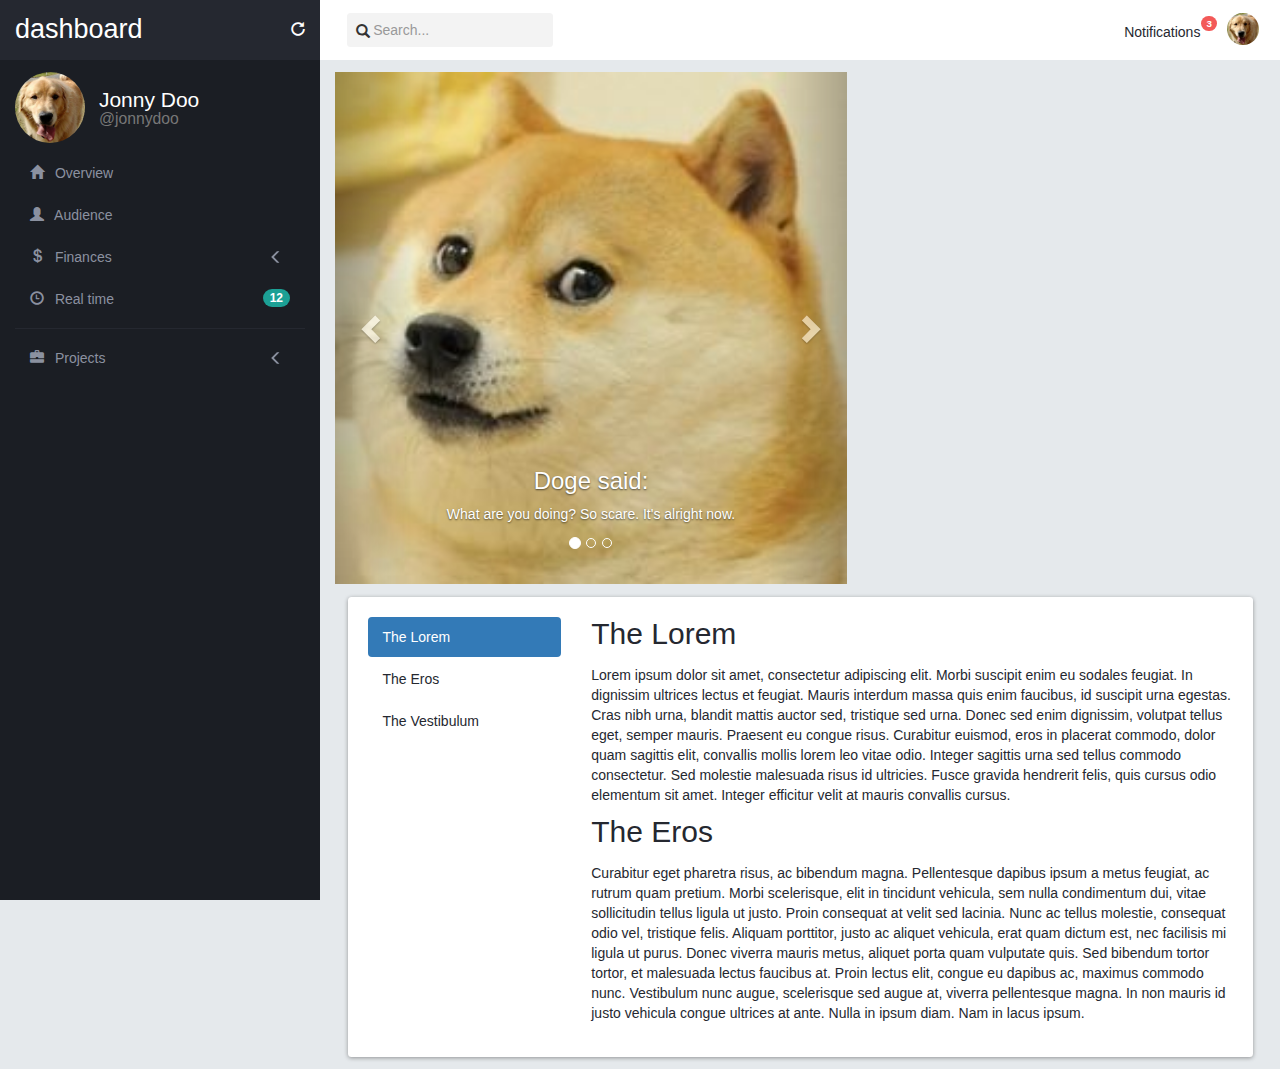
<file: book/Chapter 10_Code/audience.html>
<!DOCTYPE html>
<html>
  <head>
    <meta charset="utf-8">
    <meta http-equiv="X-UA-Compatible" content="IE=edge">
    <meta name="viewport" content="width=device-width, initial-scale=1">
    <title>Dashboard</title>

    <link rel="stylesheet" href="css/bootstrap.css">
    <link rel="stylesheet" href="css/switchery.min.css">
    <link rel="stylesheet" href="css/base.css">

    <!-- Bootstrap 4 CDN CSS -->
<!--     <link href="https://maxcdn.bootstrapcdn.com/bootstrap/4.0.0-alpha/css/bootstrap.min.css" rel="stylesheet" integrity="sha256-GHW2S7IZAQe8+YkyL99LyDj1zdWXSPOG+JZafCtKiSc= sha512-vxM32w6T7zJ83xOQ6FT4CEFnlasqmkcB0+ojgbI0N6ZtSxYvHmT7sX2icN07TqEqr5wdKwoLkmB8sAsGAjCJHg==" crossorigin="anonymous"> -->

    <!--[if lt IE 9]>
      <script src="https://oss.maxcdn.com/html5shiv/3.7.2/html5shiv.min.js"></script>
      <script src="https://oss.maxcdn.com/respond/1.4.2/respond.min.js"></script>
    <![endif]-->
  </head>
  <body>

    <div class="loading">
    </div>

    <!-- navigation bar -->
    <nav class="navbar navbar-fixed-top">
      <div class="container-fluid">
        <div class="row">
          <div class="col-sm-3 top-left-menu">
            <div class="navbar-header">
              <a class="navbar-brand" href="dashboard.html">
                <h1>dashboard</h1>
              </a>

              <button type="button" class="navbar-toggle collapsed" data-toggle="collapse" data-target="#nav-menu" aria-expanded="false">
                <span class="sr-only">Toggle navigation</span>
                <span class="icon-bar"></span>
                <span class="icon-bar"></span>
                <span class="icon-bar"></span>
              </button>
            </div>
            <a href="#" id="search-icon" data-toggle="tooltip" data-placement="bottom" data-delay="500" title="Display search bar" class="header-buttons pull-right visible-xs">
              <span class="glyphicon glyphicon-search" aria-hidden="true"></span>
            </a>
            <a href="#" data-toggle="tooltip" data-placement="bottom" data-delay="500" title="Refresh data" class="header-buttons pull-right">
              <span class="glyphicon glyphicon-repeat" aria-hidden="true"></span>
            </a>
          </div>

          <form id="search" role="search" class="col-sm-3">
            <div class="input-group">
              <span class="glyphicon glyphicon-search" aria-hidden="true"></span>
              <input type="text" class="form-control transition" placeholder="Search...">
            </div>
          </form>

          <div id="nav-menu" class="collapse navbar-collapse">
            <ul class="nav navbar-nav">
              <li>
                <div id="btn-notifications" class="btn-group">
                  <span class="badge">3</span>
                  <button type="button" class="btn btn-link dropdown-toggle" data-toggle="dropdown" aria-haspopup="true" aria-expanded="false">
                    Notifications
                  </button>
                  <ul id="notification-list" class="dropdown-menu pull-right">
                    <li>
                      <a href="#">
                        <span class="badge"></span>
                        <img src="imgs/laika.jpg" class="img-circle">
                        <div class="notification-message">
                          <strong>Laika</strong>
                          <p>Hey! How are you?</p>
                          <em class="since">2h ago</em>
                        </div>
                      </a>
                    </li>
                    <li>
                      <a href="#">
                        <span class="badge"></span>
                        <img src="imgs/cat.jpg" class="img-circle">
                        <div class="notification-message">
                          <strong>Devil cat</strong>
                          <p>I will never forgive you...</p>
                          <em class="since">6h ago</em>
                        </div>
                      </a>
                    </li>
                    <li>
                      <a href="#">
                        <span class="badge"></span>
                        <img src="imgs/doge.jpg" class="img-circle">
                        <div class="notification-message">
                          <strong>Doge</strong>
                          <p>What are you doing? So scare. It's alright now.</p>
                          <em class="since">yesterday</em>
                        </div>
                      </a>
                    </li>
                  </ul>
                </div>
              </li>
              <li class="visible-xs">
                <a href="audience.html">Audience</a>
              </li>
              <li class="visible-xs">
                <a href="#">Finances</a>
              </li>
              <li class="visible-xs">
                <a href="#">Realtime</a>
              </li>
              <li class="visible-xs">
                <a href="#">Projects</a>
              </li>
              <li role="separator" class="divider visible-xs"></li>
              <li class="visible-xs">
                <a href="#">Profile</a>
              </li>
              <li class="visible-xs">
                <a href="settings.html">Setting</a>
              </li>
              <li class="visible-xs">
                <a href="#">Logout</a>
              </li>
            </ul>

            <!-- Options button dropdown -->
            <div id="nav-profile" class="btn-group pull-right hidden-xs">
              <button type="button" class="btn btn-link dropdown-toggle thumbnail" data-toggle="dropdown" aria-haspopup="true" aria-expanded="false">
                <img src="imgs/jon.png" class="img-circle">
              </button>
              <ul class="dropdown-menu">
                <li><a href="#">Profile</a></li>
                <li><a href="settings.html">Setting</a></li>
                <li role="separator" class="divider"></li>
                <li><a href="#">Logout</a></li>
              </ul>
            </div>
          </div>
        </div>
      </div>
    </nav>

    <div class="container-fluid">
      <div class="row">
        <div id="side-menu" class="col-sm-3 hidden-xs" data-spy="affix" data-offset-top="0">
          <div class="profile-block">
            <img src="imgs/jon.png" class="img-circle">
            <h4 class="profile-title">Jonny Doo <small>@jonnydoo</small></h4>
          </div>

          <ul class="nav nav-pills nav-stacked">
            <li>
              <a href="#" class="transition">
                <span class="glyphicon glyphicon-home" aria-hidden="true"></span>
                Overview
              </a>
            </li>
            <li>
              <a href="audience.html" class="transition">
                <span class="glyphicon glyphicon-user" aria-hidden="true"></span>
                Audience
              </a>
            </li>
            <li>
              <a href="#finances-opts" class="transition" role="button" data-toggle="collapse" aria-expanded="false" aria-controls="finances-opts">
                <span class="glyphicon glyphicon-usd" aria-hidden="true"></span>
                Finances
                <span class="glyphicon glyphicon-menu-left pull-right transition" aria-hidden="true"></span>
              </a>
              <ul class="collapse list-unstyled" id="finances-opts">
                <li>
                  <a href="#" class="transition">
                    Incomes
                  </a>
                </li>
                <li>
                  <a href="#" class="transition">
                    Outcomes
                  </a>
                </li>
              </ul>
            </li>
            <li>
              <a href="#" class="transition">
                <span class="glyphicon glyphicon-time" aria-hidden="true"></span>
                Real time
                <span class="badge pull-right">12</span>
              </a>
            </li>
            <li class="nav-divider"></li>
            <li>
              <a href="#projects-opts" class="transition" role="button" data-toggle="collapse" aria-expanded="false" aria-controls="projects-opts">
                <span class="glyphicon glyphicon-briefcase" aria-hidden="true"></span>
                Projects
                <span class="glyphicon glyphicon-menu-left pull-right transition" aria-hidden="true"></span>
              </a>
              <ul class="collapse list-unstyled" id="projects-opts">
                <li>
                  <a href="#" class="transition">
                    Free ration nation
                  </a>
                </li>
                <li>
                  <a href="#" class="transition">
                    Cats going crazy
                  </a>
                </li>
              </ul>
            </li>
          </ul>
        </div>

        <div id="main" class="col-sm-offset-3 col-sm-9">
          <div id="carousel-notification" class="carousel slide" data-ride="carousel">

            <!-- Wrapper for slides -->
            <div class="carousel-inner" role="listbox">
              <div class="item active">
                <img src="imgs/doge.jpg" width="512">
                <div class="carousel-caption">
                  <h3>Doge said:</h3>
                  <p>What are you doing? So scare. It's alright now.</p>
                </div>
              </div>
              <div class="item">
                <img src="imgs/cat.jpg" width="512">
                <div class="carousel-caption">
                  <h3>Crazy cat said:</h3>
                  <p>I will never forgive you...</p>
                </div>
              </div>
              <div class="item">
                <img src="imgs/laika.jpg" width="512">
                <div class="carousel-caption">
                  <h3>Laika said:</h3>
                  <p>Hey! How are you?</p>
                </div>
              </div>
            </div>

            <!-- Indicators -->
            <ol class="carousel-indicators">
              <li data-target="#carousel-notification" data-slide-to="0" class="active"></li>
              <li data-target="#carousel-notification" data-slide-to="1"></li>
              <li data-target="#carousel-notification" data-slide-to="2"></li>
            </ol>

            <!-- Controls -->
            <a class="left carousel-control" href="#carousel-notification" role="button" data-slide="prev">
              <span class="glyphicon glyphicon-chevron-left" aria-hidden="true"></span>
              <span class="sr-only">Previous</span>
            </a>
            <a class="right carousel-control" href="#carousel-notification" role="button" data-slide="next">
              <span class="glyphicon glyphicon-chevron-right" aria-hidden="true"></span>
              <span class="sr-only">Next</span>
            </a>
          </div>

          <div class="card">
            <div class="card-block">
              <div class="row">
                <div class="col-sm-3" id="content-spy">
                  <ul class="nav nav-pills nav-stacked">
                    <li role="presentation" class="active">
                      <a href="#lorem">The Lorem</a>
                    </li>
                    <li role="presentation">
                      <a href="#eros">The Eros</a>
                    </li>
                    <li role="presentation">
                      <a href="#vestibulum">The Vestibulum</a>
                    </li>
                  </ul>
                </div>
                <div id="content" class="col-sm-9" data-spy="scroll" data-target="#content-spy">
                    <div id="lorem">
                      <h2>The Lorem</h2>
                      <p>
                        Lorem ipsum dolor sit amet, consectetur adipiscing elit. Morbi suscipit enim eu sodales feugiat. In dignissim ultrices lectus et feugiat. Mauris interdum massa quis enim faucibus, id suscipit urna egestas. Cras nibh urna, blandit mattis auctor sed, tristique sed urna. Donec sed enim dignissim, volutpat tellus eget, semper mauris. Praesent eu congue risus. Curabitur euismod, eros in placerat commodo, dolor quam sagittis elit, convallis mollis lorem leo vitae odio. Integer sagittis urna sed tellus commodo consectetur. Sed molestie malesuada risus id ultricies. Fusce gravida hendrerit felis, quis cursus odio elementum sit amet. Integer efficitur velit at mauris convallis cursus.
                      </p>
                    </div>
                    <div id="eros">
                      <h2>The Eros</h2>
                      <p>
                        Curabitur eget pharetra risus, ac bibendum magna. Pellentesque dapibus ipsum a metus feugiat, ac rutrum quam pretium. Morbi scelerisque, elit in tincidunt vehicula, sem nulla condimentum dui, vitae sollicitudin tellus ligula ut justo. Proin consequat at velit sed lacinia. Nunc ac tellus molestie, consequat odio vel, tristique felis. Aliquam porttitor, justo ac aliquet vehicula, erat quam dictum est, nec facilisis mi ligula ut purus. Donec viverra mauris metus, aliquet porta quam vulputate quis. Sed bibendum tortor tortor, et malesuada lectus faucibus at. Proin lectus elit, congue eu dapibus ac, maximus commodo nunc. Vestibulum nunc augue, scelerisque sed augue at, viverra pellentesque magna. In non mauris id justo vehicula congue ultrices at ante. Nulla in ipsum diam. Nam in lacus ipsum.
                      </p>
                    </div>
                    <div id="vestibulum">
                      <h2>The Vestibulum</h2>
                      <p>
                        Integer eleifend consectetur est, et hendrerit arcu consequat sed. Sed lacus elit, ornare in turpis at, laoreet suscipit turpis. Vivamus scelerisque metus a sem feugiat consectetur. Nam tempus quis metus eget ultricies. Lorem ipsum dolor sit amet, consectetur adipiscing elit. Nulla vitae sagittis nulla, sed porttitor leo. Duis rutrum nisi sed ex tristique euismod. Vestibulum ante ipsum primis in faucibus orci luctus et ultrices posuere cubilia Curae; In eu risus sodales, faucibus ex et, pellentesque eros. Aenean eleifend lorem a tincidunt euismod. Suspendisse tempus vel justo id vestibulum. Sed sed dui sollicitudin, condimentum ante iaculis, eleifend nulla. Etiam leo lectus, dignissim et luctus in, dignissim ac quam. Nunc sagittis viverra hendrerit. Donec vulputate, ante ac ultricies ullamcorper, urna purus bibendum lectus, in egestas nisi tellus non justo.
                        <img class="img-responsive" src="imgs/jon.png">
                      </p>
                  </div>
                </div>
              </div>
            </div>
          </div>
        </div>
    </div>

    <script src="js/jquery-1.11.3.js"></script>
    <script src="js/bootstrap.js"></script>
    <script src="js/jquery.easypiechart.min.js"></script>
    <script src="https://code.highcharts.com/highcharts.js"></script>
    <script src="https://code.highcharts.com/highcharts-more.js"></script>
    <script src="js/switchery.min.js"></script>

    <!-- Bootstrap 4 CDN JS -->
    <!-- <script src="https://maxcdn.bootstrapcdn.com/bootstrap/4.0.0-alpha/js/bootstrap.min.js" integrity="sha256-+h0g0j7qusP72OZaLPCSZ5wjZLnoUUicoxbvrl14WxM= sha512-0z9zJIjxQaDVzlysxlaqkZ8L9jh8jZ2d54F3Dn36Y0a8C6eI/RFOME/tLCFJ42hfOxdclfa29lPSNCmX5ekxnw==" crossorigin="anonymous"></script> -->

    <script src="js/main.js"></script>
  </body>
</html>
</file>
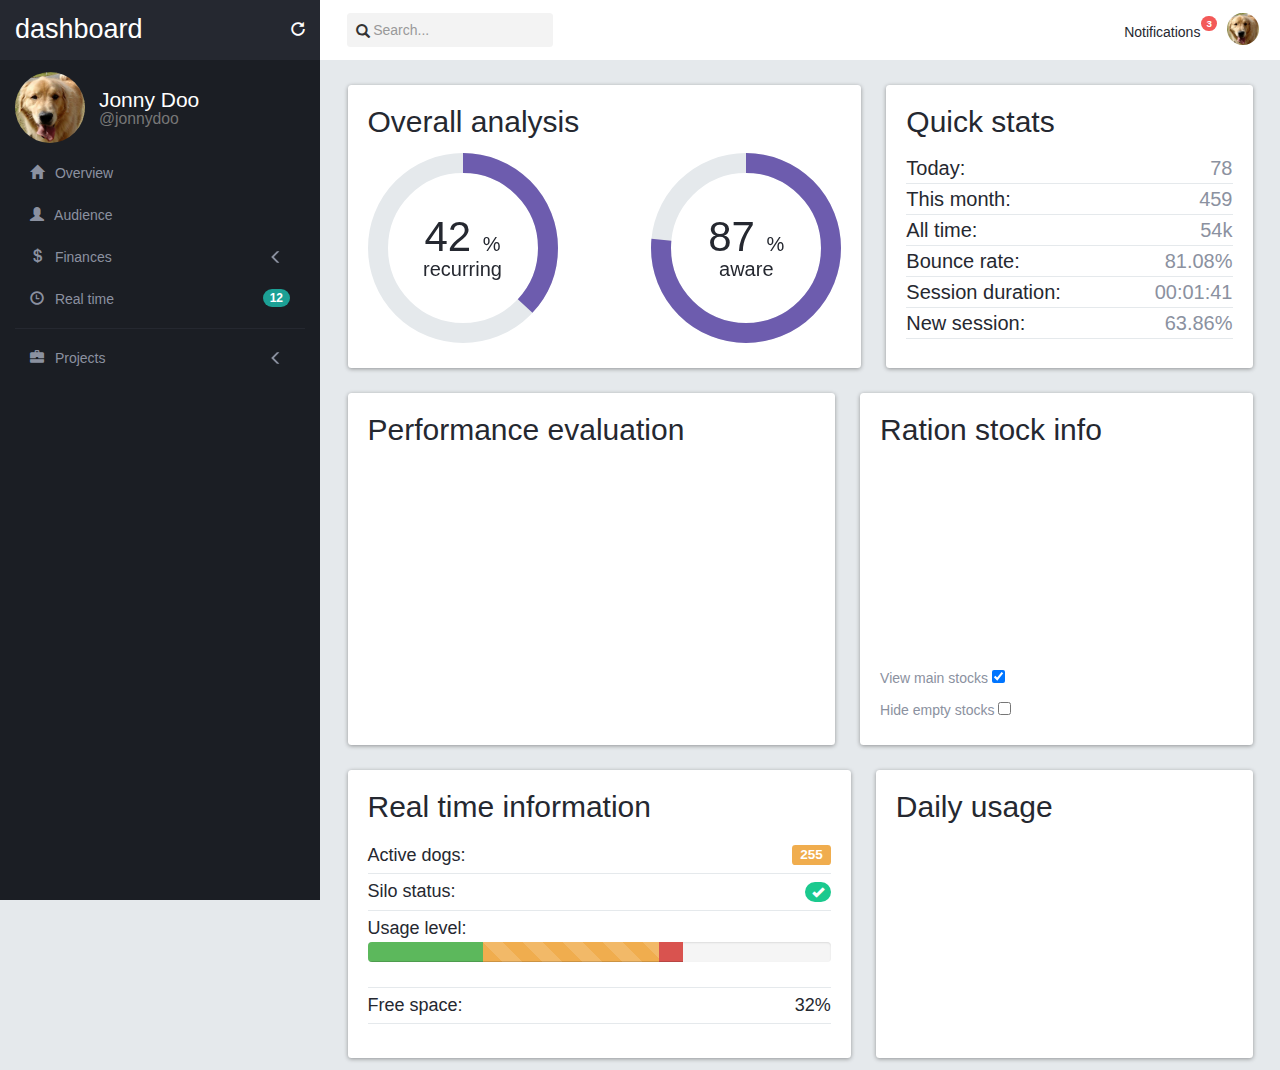
<file: book/Chapter 10_Code/dashboard.html>
<!DOCTYPE html>
<html>
  <head>
    <meta charset="utf-8">
    <meta http-equiv="X-UA-Compatible" content="IE=edge">
    <meta name="viewport" content="width=device-width, initial-scale=1">
    <title>Dashboard</title>

    <link rel="stylesheet" href="css/bootstrap.css">
    <link rel="stylesheet" href="css/switchery.min.css">
    <link rel="stylesheet" href="css/base.css">

    <!-- Bootstrap 4 CDN CSS -->
<!--     <link href="https://maxcdn.bootstrapcdn.com/bootstrap/4.0.0-alpha/css/bootstrap.min.css" rel="stylesheet" integrity="sha256-GHW2S7IZAQe8+YkyL99LyDj1zdWXSPOG+JZafCtKiSc= sha512-vxM32w6T7zJ83xOQ6FT4CEFnlasqmkcB0+ojgbI0N6ZtSxYvHmT7sX2icN07TqEqr5wdKwoLkmB8sAsGAjCJHg==" crossorigin="anonymous"> -->

    <!--[if lt IE 9]>
      <script src="https://oss.maxcdn.com/html5shiv/3.7.2/html5shiv.min.js"></script>
      <script src="https://oss.maxcdn.com/respond/1.4.2/respond.min.js"></script>
    <![endif]-->
  </head>
  <body>

    <div class="loading">
    </div>

    <!-- navigation bar -->
    <nav class="navbar navbar-fixed-top">
      <div class="container-fluid">
        <div class="row">
          <div class="col-sm-3 top-left-menu">
            <div class="navbar-header">
              <a class="navbar-brand" href="dashboard.html">
                <h1>dashboard</h1>
              </a>

              <button type="button" class="navbar-toggle collapsed" data-toggle="collapse" data-target="#nav-menu" aria-expanded="false">
                <span class="sr-only">Toggle navigation</span>
                <span class="icon-bar"></span>
                <span class="icon-bar"></span>
                <span class="icon-bar"></span>
              </button>
            </div>
            <a href="#" id="search-icon" data-toggle="tooltip" data-placement="bottom" data-delay="500" title="Display search bar" class="header-buttons pull-right visible-xs">
              <span class="glyphicon glyphicon-search" aria-hidden="true"></span>
            </a>
            <a href="#" data-toggle="tooltip" data-placement="bottom" data-delay="500" title="Refresh data" class="header-buttons pull-right">
              <span class="glyphicon glyphicon-repeat" aria-hidden="true"></span>
            </a>
          </div>

          <form id="search" role="search" class="col-sm-3">
            <div class="input-group">
              <span class="glyphicon glyphicon-search" aria-hidden="true"></span>
              <input type="text" class="form-control transition" placeholder="Search...">
            </div>
          </form>

          <div id="nav-menu" class="collapse navbar-collapse">
            <ul class="nav navbar-nav">
              <li>
                <div id="btn-notifications" class="btn-group">
                  <span class="badge">3</span>
                  <button type="button" class="btn btn-link dropdown-toggle" data-toggle="dropdown" aria-haspopup="true" aria-expanded="false">
                    Notifications
                  </button>
                  <ul id="notification-list" class="dropdown-menu pull-right">
                    <li>
                      <a href="#">
                        <span class="badge"></span>
                        <img src="imgs/laika.jpg" class="img-circle">
                        <div class="notification-message">
                          <strong>Laika</strong>
                          <p>Hey! How are you?</p>
                          <em class="since">2h ago</em>
                        </div>
                      </a>
                    </li>
                    <li>
                      <a href="#">
                        <span class="badge"></span>
                        <img src="imgs/cat.jpg" class="img-circle">
                        <div class="notification-message">
                          <strong>Devil cat</strong>
                          <p>I will never forgive you...</p>
                          <em class="since">6h ago</em>
                        </div>
                      </a>
                    </li>
                    <li>
                      <a href="#">
                        <span class="badge"></span>
                        <img src="imgs/doge.jpg" class="img-circle">
                        <div class="notification-message">
                          <strong>Doge</strong>
                          <p>What are you doing? So scare. It's alright now.</p>
                          <em class="since">yesterday</em>
                        </div>
                      </a>
                    </li>
                  </ul>
                </div>
              </li>
              <li class="visible-xs">
                <a href="audience.html">Audience</a>
              </li>
              <li class="visible-xs">
                <a href="#">Finances</a>
              </li>
              <li class="visible-xs">
                <a href="#">Realtime</a>
              </li>
              <li class="visible-xs">
                <a href="#">Projects</a>
              </li>
              <li role="separator" class="divider visible-xs"></li>
              <li class="visible-xs">
                <a href="#">Profile</a>
              </li>
              <li class="visible-xs">
                <a href="settings.html">Setting</a>
              </li>
              <li class="visible-xs">
                <a href="#">Logout</a>
              </li>
            </ul>

            <!-- Options button dropdown -->
            <div id="nav-profile" class="btn-group pull-right hidden-xs">
              <button type="button" class="btn btn-link dropdown-toggle thumbnail" data-toggle="dropdown" aria-haspopup="true" aria-expanded="false">
                <img src="imgs/jon.png" class="img-circle">
              </button>
              <ul class="dropdown-menu">
                <li><a href="#">Profile</a></li>
                <li><a href="settings.html">Setting</a></li>
                <li role="separator" class="divider"></li>
                <li><a href="#">Logout</a></li>
              </ul>
            </div>
          </div>
        </div>
      </div>
    </nav>

    <div class="container-fluid">
      <div class="row">
        <div id="side-menu" class="col-sm-3 hidden-xs" data-spy="affix" data-offset-top="0">
          <div class="profile-block">
            <img src="imgs/jon.png" class="img-circle">
            <h4 class="profile-title">Jonny Doo <small>@jonnydoo</small></h4>
          </div>

          <ul class="nav nav-pills nav-stacked">
            <li>
              <a href="#" class="transition">
                <span class="glyphicon glyphicon-home" aria-hidden="true"></span>
                Overview
              </a>
            </li>
            <li>
              <a href="audience.html" class="transition">
                <span class="glyphicon glyphicon-user" aria-hidden="true"></span>
                Audience
              </a>
            </li>
            <li>
              <a href="#finances-opts" class="transition" role="button" data-toggle="collapse" aria-expanded="false" aria-controls="finances-opts">
                <span class="glyphicon glyphicon-usd" aria-hidden="true"></span>
                Finances
                <span class="glyphicon glyphicon-menu-left pull-right transition" aria-hidden="true"></span>
              </a>
              <ul class="collapse list-unstyled" id="finances-opts">
                <li>
                  <a href="#" class="transition">
                    Incomes
                  </a>
                </li>
                <li>
                  <a href="#" class="transition">
                    Outcomes
                  </a>
                </li>
              </ul>
            </li>
            <li>
              <a href="#" class="transition">
                <span class="glyphicon glyphicon-time" aria-hidden="true"></span>
                Real time
                <span class="badge pull-right">12</span>
              </a>
            </li>
            <li class="nav-divider"></li>
            <li>
              <a href="#projects-opts" class="transition" role="button" data-toggle="collapse" aria-expanded="false" aria-controls="projects-opts">
                <span class="glyphicon glyphicon-briefcase" aria-hidden="true"></span>
                Projects
                <span class="glyphicon glyphicon-menu-left pull-right transition" aria-hidden="true"></span>
              </a>
              <ul class="collapse list-unstyled" id="projects-opts">
                <li>
                  <a href="#" class="transition">
                    Free ration nation
                  </a>
                </li>
                <li>
                  <a href="#" class="transition">
                    Cats going crazy
                  </a>
                </li>
              </ul>
            </li>
          </ul>
        </div>

        <div id="main" class="col-sm-offset-3 col-sm-9">
          <div class="card" id="pie-charts">
            <div class="card-block">
              <h2>Overall analysis</h2>
              <div class="round-chart" data-percent="42">
                <span>
                  42
                  <small>
                    % <br>
                    recurring
                  </small>
                </span>
              </div>
              <div class="round-chart" data-percent="87">
                <span>
                  87
                  <small>
                    % <br>
                    aware
                  </small>
                </span>
              </div>
            </div>
          </div>

          <div class="card" id="quick-info">
            <div class="card-block">
              <h2>Quick stats</h2>
              <div class="quick-stats">
                <strong>Today:</strong>
                <span>78</span>
              </div>
              <div class="quick-stats">
                <strong>This month:</strong>
                <span>459</span>
              </div>
              <div class="quick-stats">
                <strong>All time:</strong>
                <span>54k</span>
              </div>
              <div class="quick-stats">
                <strong>Bounce rate:</strong>
                <span>81.08%</span>
              </div>
              <div class="quick-stats">
                <strong>Session duration:</strong>
                <span>00:01:41</span>
              </div>
              <div class="quick-stats">
                <strong>New session:</strong>
                <span>63.86%</span>
              </div>
            </div>
          </div>

          <div class="card" id="performance-eval">
            <div class="card-block">
              <h2>Performance evaluation</h2>
              <div class="spider-chart"></div>
            </div>
          </div>

          <div class="card" id="ration-stock">
            <div class="card-block">
              <h2>Ration stock info</h2>
              <div class="stacked-area"></div>
              <div class="switch">
                View main stocks
                <input type="checkbox" class="swithcery" checked />
                <div class="clearfix"></div>
              </div>
              <div class="switch">
                Hide empty stocks
                <input type="checkbox" class="swithcery" />
                <div class="clearfix"></div>
              </div>
              </div>
          </div>

          <div class="card" id="real-time">
            <div class="card-block">
            <h2>Real time information</h2>
              <ul class="list-unstyled">
                <li>
                  Active dogs:
                  <span class="label label-warning pull-right">255</span>
                </li>
                <li>
                  Silo status:
                  <span class="badge ok pull-right">
                    <span class="glyphicon glyphicon-ok" aria-hidden="true"></span>
                  </span>
                </li>
                <li>
                  Usage level:
                  <div class="progress">
                    <div class="progress-bar progress-bar-success" role="progressbar" aria-valuenow="25" aria-valuemin="0" aria-valuemax="100" style="width: 25%">
                      <span class="sr-only">25%</span>
                    </div>
                    <div class="progress-bar progress-bar-warning progress-bar-striped active" role="progressbar" aria-valuenow="38" aria-valuemin="0" aria-valuemax="100" style="width: 38%">
                      <span class="sr-only">38% alocated</span>
                    </div>
                    <div class="progress-bar progress-bar-danger" role="progressbar" aria-valuenow="5" aria-valuemin="0" aria-valuemax="100" style="width: 5%">
                      <span class="sr-only">5% reserved</span>
                    </div>
                  </div>
                </li>
                <li>
                  Free space:
                  <span class="pull-right">
                    32%
                  </span>
                </li>
              </ul>
            </div>
          </div>

          <div class="card" id="daily-usage">
            <div class="card-block">
              <h2>Daily usage</h2>
              <div class="area-chart"></div>
            </div>
          </div>
        </div>
      </div>
    </div>

    <script src="js/jquery-1.11.3.js"></script>
    <script src="js/bootstrap.js"></script>
    <script src="js/jquery.easypiechart.min.js"></script>
    <script src="https://code.highcharts.com/highcharts.js"></script>
    <script src="https://code.highcharts.com/highcharts-more.js"></script>
    <script src="js/switchery.min.js"></script>

    <!-- Bootstrap 4 CDN JS -->
    <!-- <script src="https://maxcdn.bootstrapcdn.com/bootstrap/4.0.0-alpha/js/bootstrap.min.js" integrity="sha256-+h0g0j7qusP72OZaLPCSZ5wjZLnoUUicoxbvrl14WxM= sha512-0z9zJIjxQaDVzlysxlaqkZ8L9jh8jZ2d54F3Dn36Y0a8C6eI/RFOME/tLCFJ42hfOxdclfa29lPSNCmX5ekxnw==" crossorigin="anonymous"></script> -->

    <script src="js/main.js"></script>
  </body>
</html>
</file>
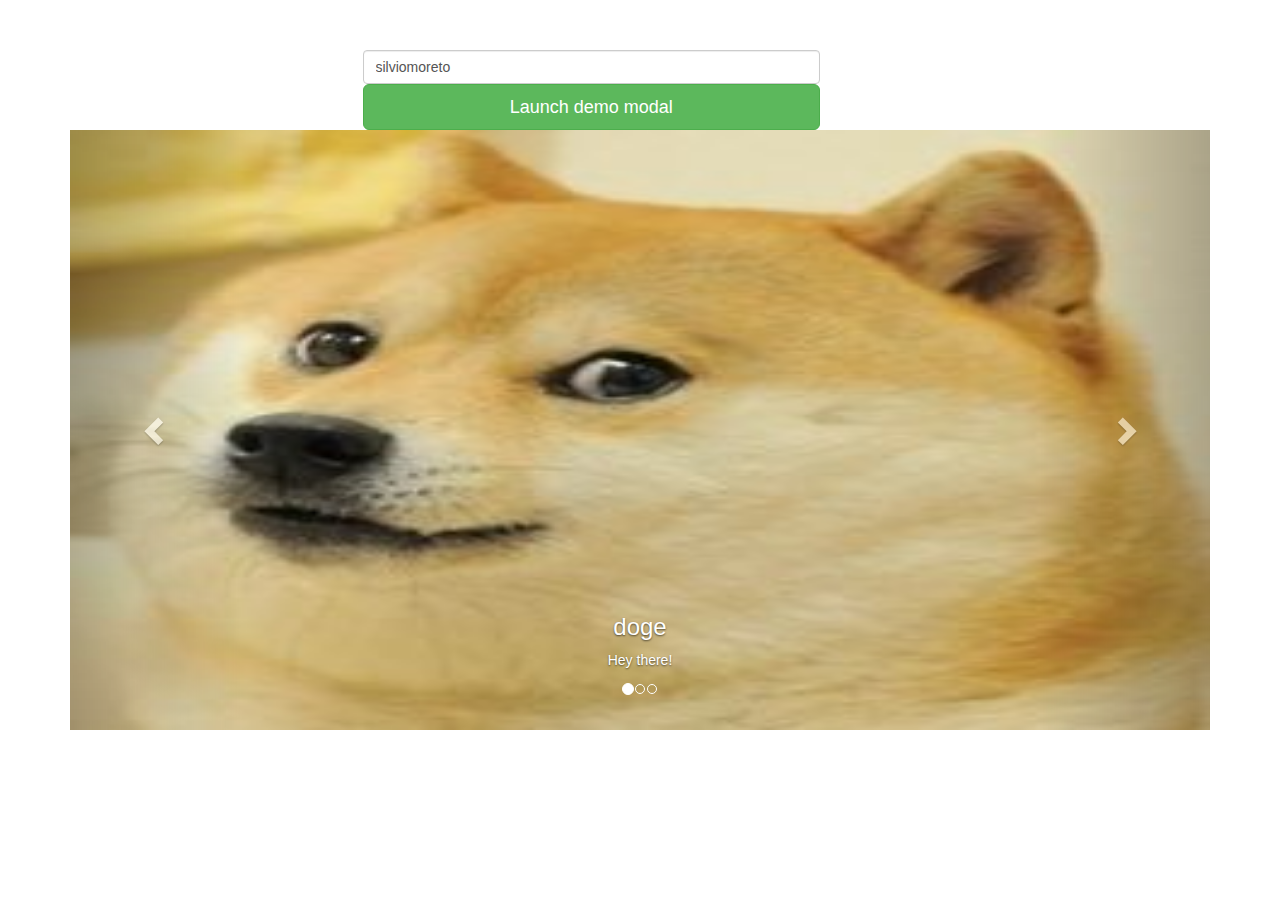
<file: book/Chapter 11_Code/hello_world.html>
<!DOCTYPE html>
<html>
  <head>
    <meta charset="utf-8">
    <meta http-equiv="X-UA-Compatible" content="IE=edge">
    <meta name="viewport" content="width=device-width, initial-scale=1">
    <title>Hello World!</title>

    <link rel="stylesheet" href="css/bootstrap.css">
    <link rel="stylesheet" href="css/main.css">

    <!--[if lt IE 9]>
      <script src="https://oss.maxcdn.com/html5shiv/3.7.2/html5shiv.min.js"></script>
      <script src="https://oss.maxcdn.com/respond/1.4.2/respond.min.js"></script>
    <![endif]-->
  </head>
  <body>

    <div class="container">

    <div class="row" style="margin-top: 50px;">
      <div class="col-sm-offset-3 col-sm-5">

        <!-- Button trigger modal -->
        <input id="github-username" type="text" class="form-control" placeholder="Type your github username here" value="silviomoreto">
        <button type="button" class="btn btn-success btn-lg btn-block" data-toggle="modal" data-target="#githubModal">
          Launch demo modal
        </button>

        <!-- Modal -->
        <div class="modal fade" id="githubModal" tabindex="-1" role="dialog">
          <div class="modal-dialog" role="document">
            <div class="modal-content">
              <div class="modal-header">
                <button type="button" class="close" data-dismiss="modal" aria-label="Close"><span aria-hidden="true">&times;</span></button>
                <h4 class="modal-title"></h4>
              </div>
              <div class="modal-body">
              </div>
              <div class="modal-footer">
                <button type="button" class="btn btn-default" data-dismiss="modal">Close</button>
                <button type="button" class="btn btn-success">Save changes</button>
              </div>
            </div>
          </div>
        </div>

      </div>
    </div>

      <div class="row">
        <div class="col-sm-12">
          <div id="carousel-notification" class="bootstrap-carousel" data-indicators="true" data-controls="true">
            <img src="imgs/doge.jpg" data-title="doge" data-content="Hey there!">
            <img src="imgs/laika.jpg" data-title="laika" data-content="Hey ...!">
            <img src="imgs/cat.jpg" data-title="cat">
          </div>
        </div>
      </div>
    </div>

    <script src="js/jquery-1.11.3.js"></script>
    <script src="js/bootstrap.js"></script>
    <script src="js/bootstrap-carousel.js"></script>
    <script src="js/main.js"></script>

    <script>
      $('#myButton').on('click', function () {
        var $btn = $(this).button('loading')
        // business logic...
        $btn.button('reset');
      })
    </script>
  </body>
</html>
</file>
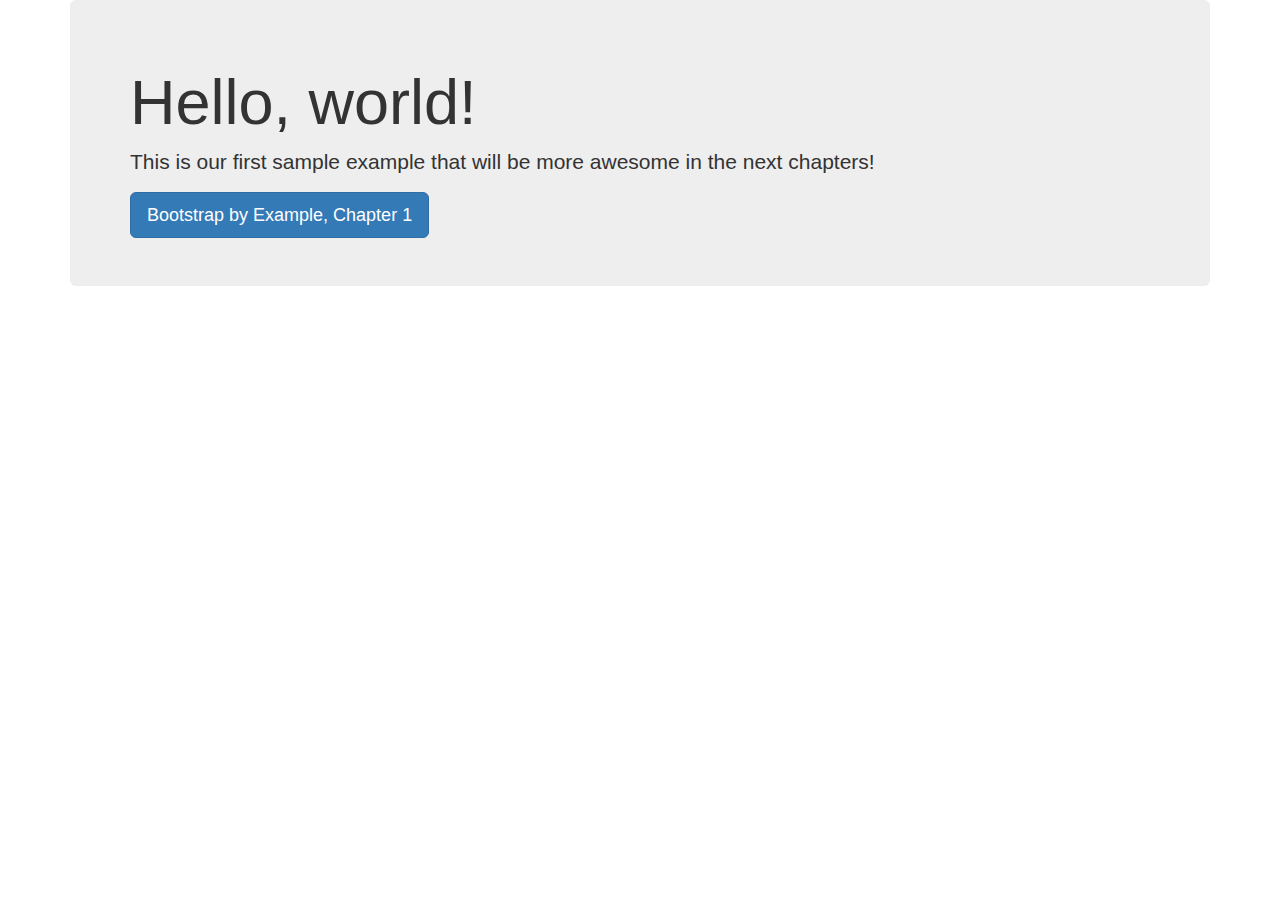
<file: book/Chapter 1_Code/hello_world.html>
<!DOCTYPE html>
<html>
  <head>
    <meta charset="utf-8">
    <meta http-equiv="X-UA-Compatible" content="IE=edge">
    <meta name="viewport" content="width=device-width, initial-scale=1">
    <title>Hello World!</title>

    <link rel="stylesheet" href="css/bootstrap.css">

    <!--[if lt IE 9]>
      <script src="https://oss.maxcdn.com/html5shiv/3.7.2/html5shiv.min.js"></script>
      <script src="https://oss.maxcdn.com/respond/1.4.2/respond.min.js"></script>
    <![endif]-->
  </head>
  <body>
    <div class="container">
        <div class="jumbotron">
            <h1>Hello, world!</h1>
            <p>This is our first sample example that will be more awesome in the next chapters!</p>
            <a class="btn btn-primary btn-lg" href="#" role="button">Bootstrap by Example, Chapter 1</a>
        </div>
    </div>

    <script src="js/jquery-1.11.3.js"></script>
    <script src="js/bootstrap.js"></script>
  </body>
</html>
</file>
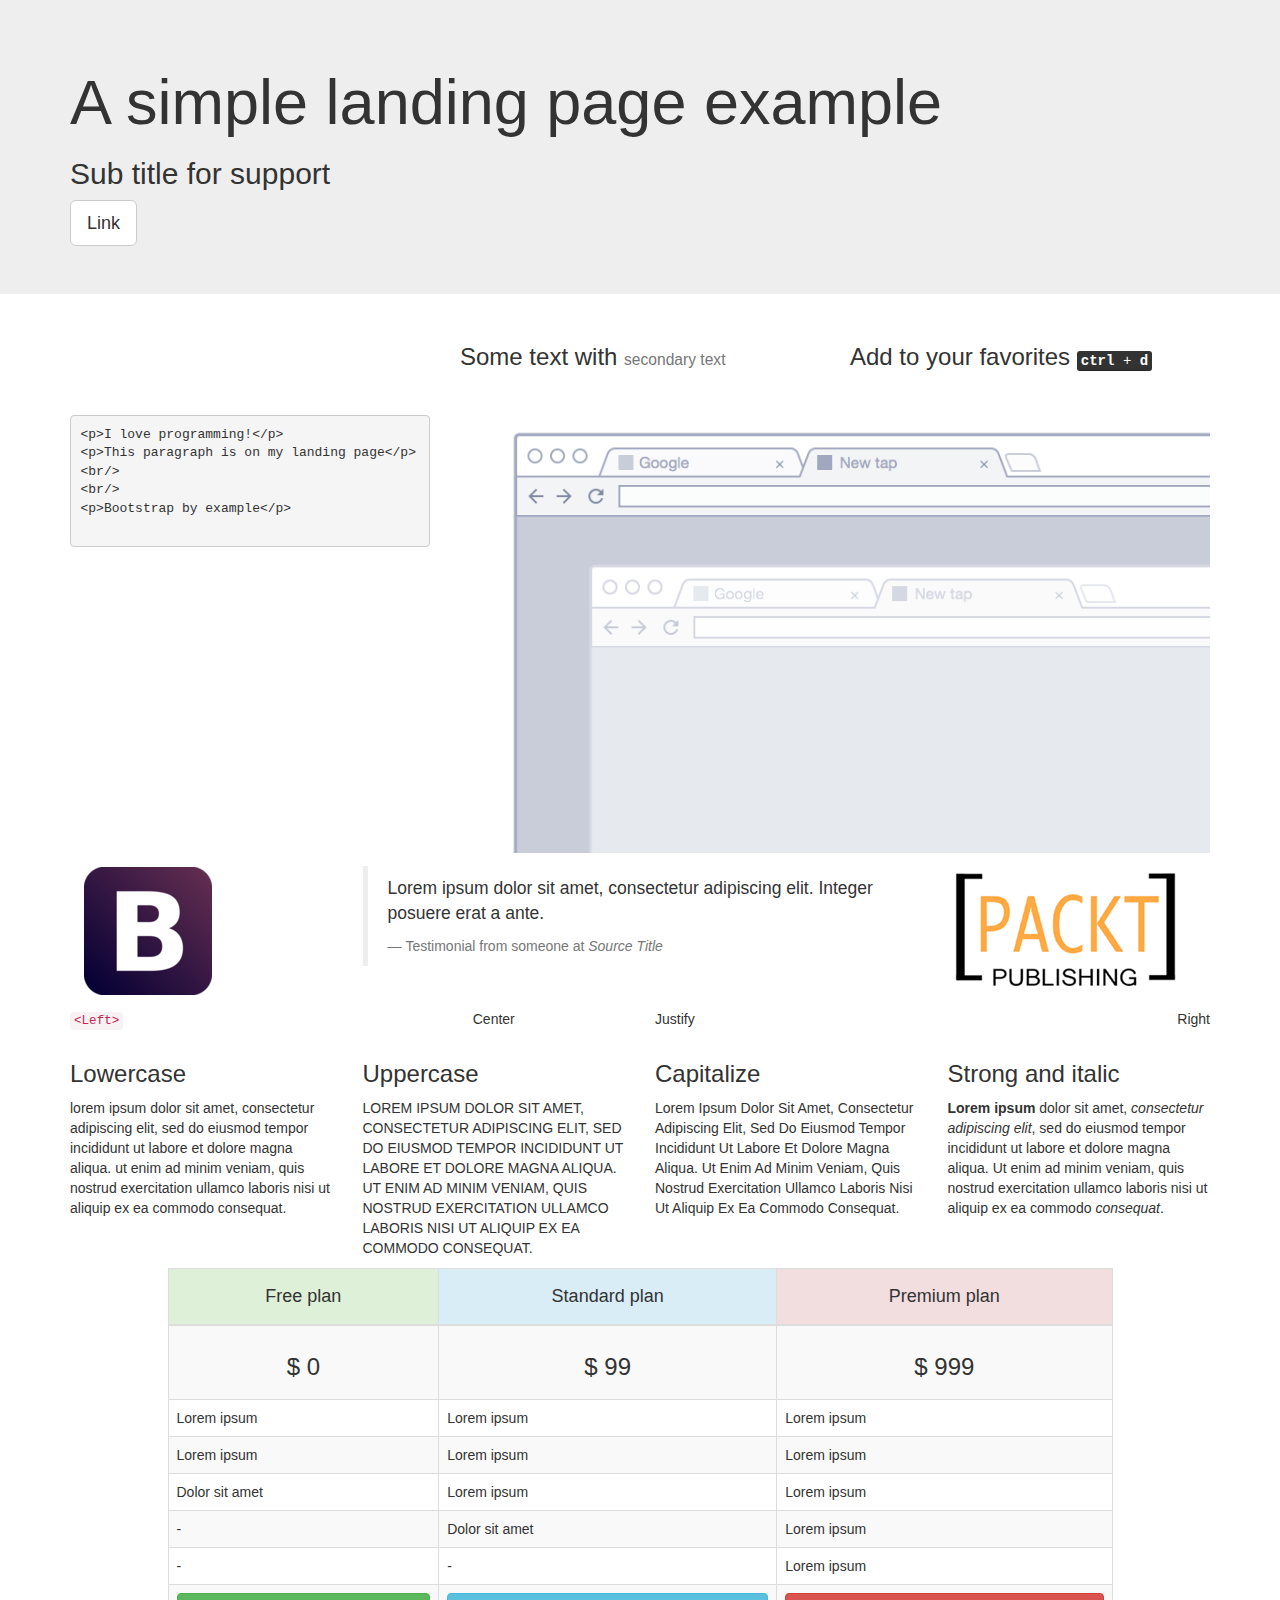
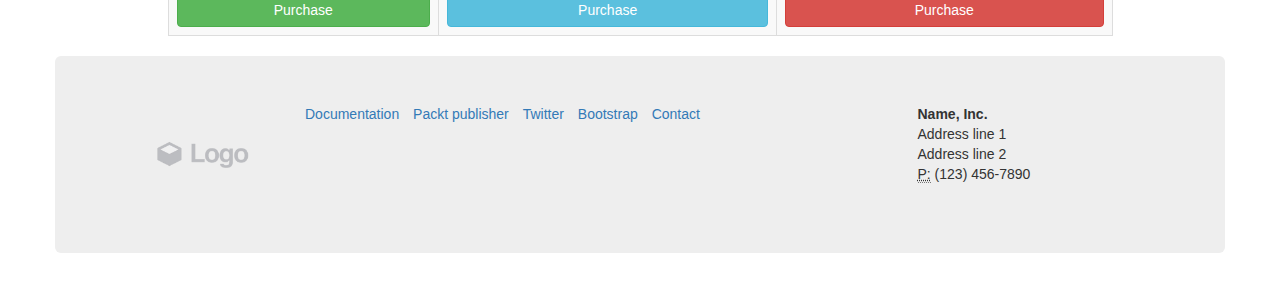
<file: book/Chapter 2_Code/landing_page.html>
<!DOCTYPE html>
<html>
  <head>
    <meta charset="utf-8">
    <meta http-equiv="X-UA-Compatible" content="IE=edge">
    <meta name="viewport" content="width=device-width, initial-scale=1">
    <title>Landing page</title>

    <link rel="stylesheet" href="css/bootstrap.css">
    <link rel="stylesheet" href="css/base.css">

    <!--[if lt IE 9]>
      <script src="https://oss.maxcdn.com/html5shiv/3.7.2/html5shiv.min.js"></script>
      <script src="https://oss.maxcdn.com/respond/1.4.2/respond.min.js"></script>
    <![endif]-->
  </head>
  <body>
    <div class="jumbotron">
      <div class="container">
        <!-- row 1 -->
        <div class="row">
          <header class="col-md-12">
            <h1>A simple landing page example</h1>
            <h2>Sub title for support</h2>
            <a class="btn btn-default btn-lg" href="#" role="button">Link</a>
          </header>
        </div>
      </div>
    </div>

    <div class="container">
      <!-- row 2 -->
      <div class="row">
        <div class="col-md-offset-4 col-md-4">
          <h3>
            Some text with <small>secondary text</small>
          </h3>
        </div>
        <div class="col-md-4">
          <h3>
            Add to your favorites
            <small>
              <kbd><kbd>ctrl</kbd> + <kbd>d</kbd></kbd>
            </small>
          </h3>
        </div>
      </div>

      <div class="row">
        <!-- row 3 -->
        <div class="col-md-4">
          <pre>&lt;p&gt;I love programming!&lt;/p&gt;
&lt;p&gt;This paragraph is on my landing page&lt;/p&gt;
&lt;br/&gt;
&lt;br/&gt;
&lt;p&gt;Bootstrap by example&lt;/p&gt;
          </pre>
        </div>
        <div class="col-md-8">
          <img src="imgs/center.png" class="img-responsive">
        </div>
      </div>

      <div class="row">
        <div class="col-md-3">
          <img src="imgs/bs.png" class="img-responsive">
        </div>
        <div class="col-md-6">
          <blockquote>
            <p>Lorem ipsum dolor sit amet, consectetur adipiscing elit. Integer posuere erat a ante.</p>
            <footer>Testimonial from someone at <cite title="Source Title">Source Title</cite></footer>
          </blockquote>
        </div>
        <div class="col-md-3">
          <img src="imgs/packt.png" class="img-responsive">
        </div>
      </div>

      <div class="row">
        <div class="col-md-3">
          <p class="text-left"><code>&lt;Left&gt;</code></p>
        </div>
        <div class="col-md-3">
          <p class="text-center">Center</p>
        </div>
        <div class="col-md-3">
          <p class="text-justify">Justify</p>
        </div>
        <div class="col-md-3">
          <p class="text-right">Right</p>
        </div>
      </div>

      <div class="row">
        <div class="col-md-3">
          <h3>Lowercase</h3>
          <p class="text-lowercase">Lorem ipsum dolor sit amet, consectetur adipiscing elit, sed do eiusmod tempor incididunt ut labore et dolore magna aliqua. Ut enim ad minim veniam, quis nostrud exercitation ullamco laboris nisi ut aliquip ex ea commodo consequat.</p>
        </div>
        <div class="col-md-6">
          <div class="row">
            <div class="col-md-6">
              <h3>Uppercase</h3>
              <p class="text-uppercase">Lorem ipsum dolor sit amet, consectetur adipiscing elit, sed do eiusmod tempor incididunt ut labore et dolore magna aliqua. Ut enim ad minim veniam, quis nostrud exercitation ullamco laboris nisi ut aliquip ex ea commodo consequat.</p>
            </div>
            <div class="col-md-6">
              <h3>Capitalize</h3>
              <p class="text-capitalize">lorem ipsum dolor sit amet, consectetur adipiscing elit, sed do eiusmod tempor incididunt ut labore et dolore magna aliqua. Ut enim ad minim veniam, quis nostrud exercitation ullamco laboris nisi ut aliquip ex ea commodo consequat.</p>
            </div>
          </div>
        </div>
        <div class="col-md-3">
          <h3>Strong and italic</h3>
          <p><strong>Lorem ipsum</strong> dolor sit amet, <em>consectetur adipiscing elit</em>, sed do eiusmod tempor incididunt ut labore et dolore magna aliqua. Ut enim ad minim veniam, quis nostrud exercitation ullamco laboris nisi ut aliquip ex ea commodo <em>consequat</em>.</p>
        </div>
      </div>

      <div class="row">
        <div class="col-md-10 col-md-offset-1">
          <table class="table table-striped table-bordered table-hover">
            <thead>
              <tr>
                <th class="success">
                  <h4 class="text-center">Free plan</h4>
                </th>
                <th class="info">
                  <h4 class="text-center">Standard plan</h4>
                </th>
                <th class="danger">
                  <h4 class="text-center">Premium plan</h4>
                </th>
              </tr>
            </thead>
            <tbody>
              <tr>
                <td>
                  <h3 class="text-center">$ 0</h3>
                </td>
                <td>
                  <h3 class="text-center">$ 99</h3>
                </td>
                <td>
                  <h3 class="text-center">$ 999</h3>
                </td>
              </tr>
              <tr>
                <td>Lorem ipsum</td>
                <td>Lorem ipsum</td>
                <td>Lorem ipsum</td>
              </tr>
              <tr>
                <td>Lorem ipsum</td>
                <td>Lorem ipsum</td>
                <td>Lorem ipsum</td>
              </tr>
              <tr>
                <td>Dolor sit amet</td>
                <td>Lorem ipsum</td>
                <td>Lorem ipsum</td>
              </tr>
              <tr>
                <td>-</td>
                <td>Dolor sit amet</td>
                <td>Lorem ipsum</td>
              </tr>
              <tr>
                <td>-</td>
                <td>-</td>
                <td>Lorem ipsum</td>
              </tr>
              <tr>
                <td><a href="#" class="btn btn-success btn-block">Purchase</a></td>
                <td><a href="#" class="btn btn-info btn-block">Purchase</a></td>
                <td><a href="#" class="btn btn-danger btn-block">Purchase</a></td>
              </tr>
            </tbody>
          </table>
        </div>
      </div>

      <footer class="row jumbotron">
        <div class="col-md-2">
          <img src="imgs/logo.png" class="img-responsive">
        </div>
        <div class="col-md-7">
          <ul class="list-inline list-unstyled">
            <li><a href="#">Documentation</a></li>
            <li><a href="#">Packt publisher</a></li>
            <li><a href="#">Twitter</a></li>
            <li><a href="#">Bootstrap</a></li>
            <li><a href="#">Contact</a></li>
          </ul>
        </div>
        <div class="col-md-3">
          <address>
            <strong>Name, Inc.</strong><br>
            Address line 1<br>
            Address line 2<br>
            <abbr title="Phone">P:</abbr> (123) 456-7890
          </address>
        </div>
      </footer>
    </div>

    <script src="js/jquery-1.11.3.js"></script>
    <script src="js/bootstrap.js"></script>
  </body>
</html>
</file>
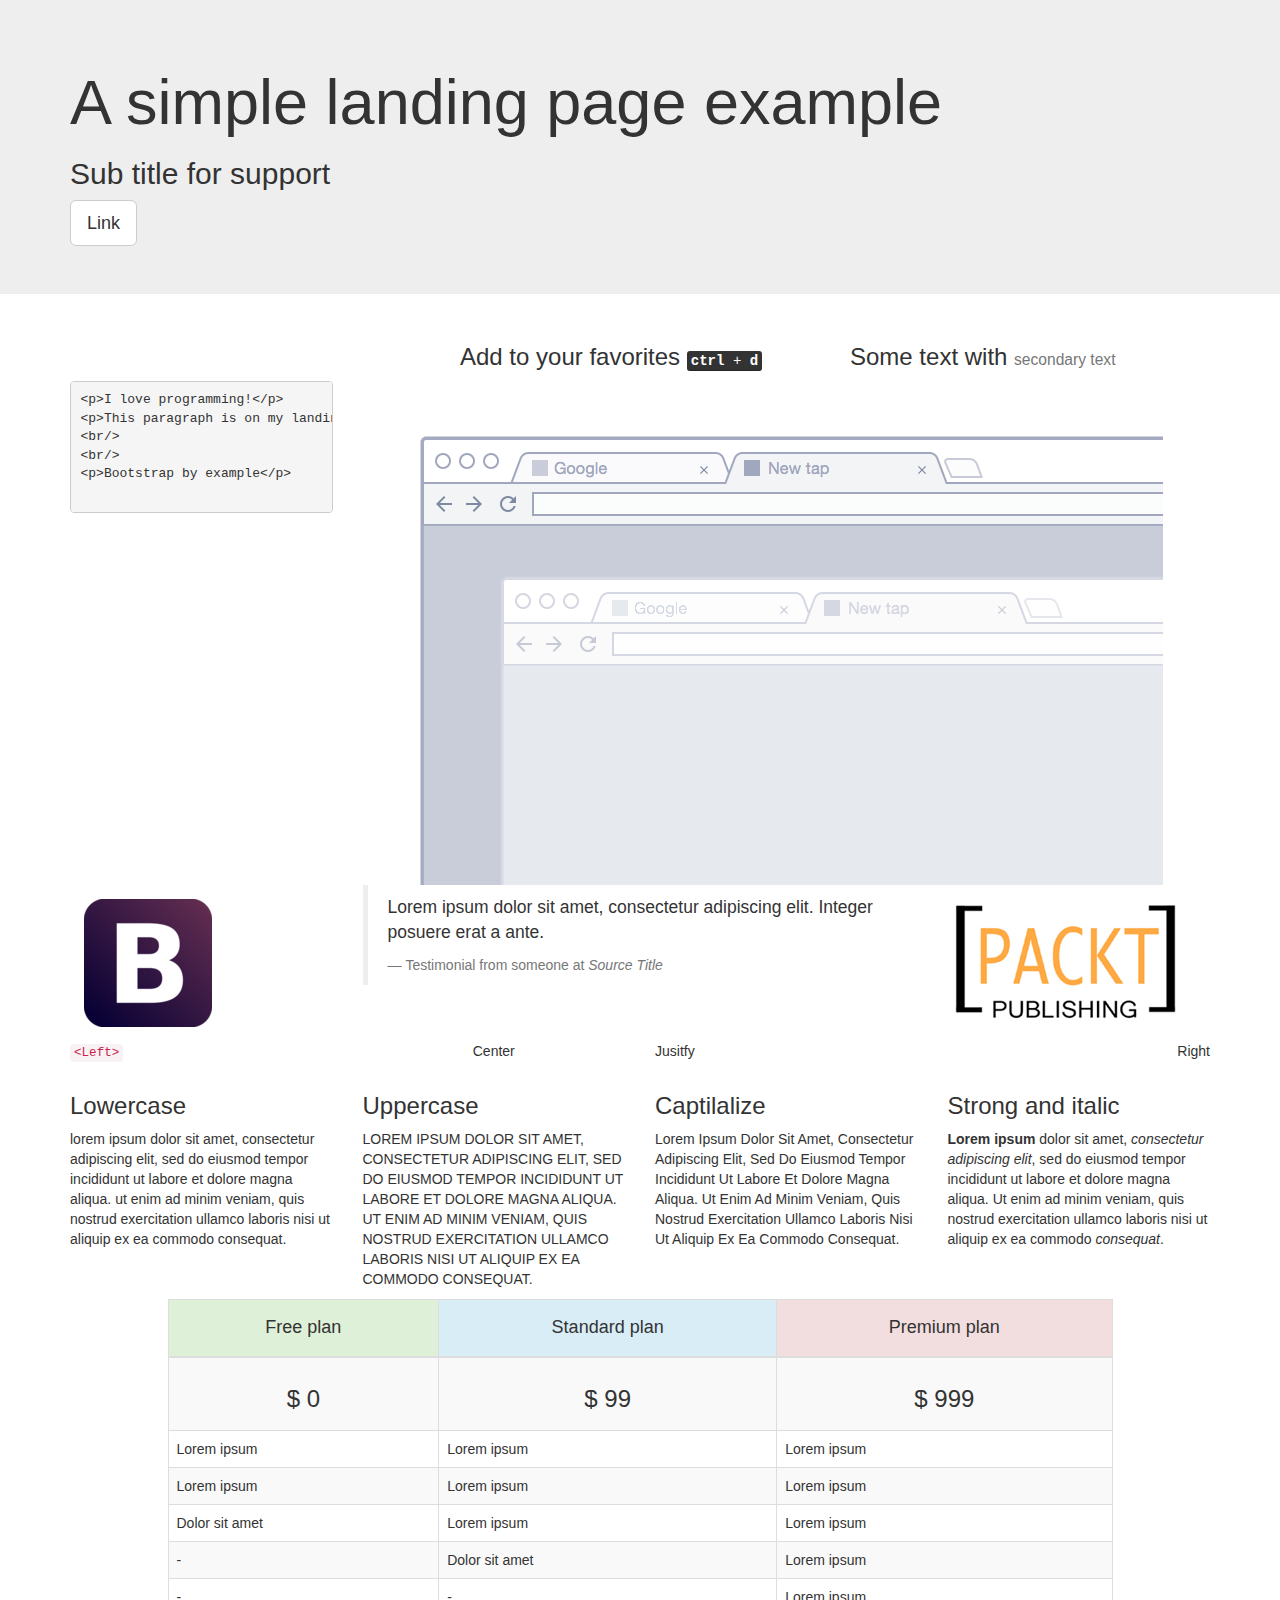
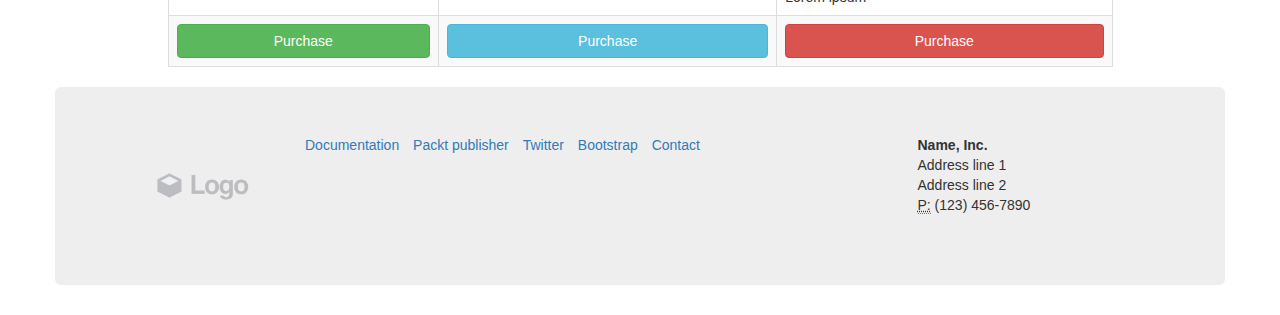
<file: book/Chapter 3_Code/landing_page.html>
<!DOCTYPE html>
<html>
  <head>
    <meta charset="utf-8">
    <meta http-equiv="X-UA-Compatible" content="IE=edge">
    <meta name="viewport" content="width=device-width, initial-scale=1">
    <title>Landing page</title>

    <link rel="stylesheet" href="css/bootstrap.css">
    <link rel="stylesheet" href="css/base.css">

    <!--[if lt IE 9]>
      <script src="https://oss.maxcdn.com/html5shiv/3.7.2/html5shiv.min.js"></script>
      <script src="https://oss.maxcdn.com/respond/1.4.2/respond.min.js"></script>
    <![endif]-->
  </head>
  <body>
    <div class="jumbotron">
      <div class="container">
        <!-- row 1 -->
        <div class="row">
          <header class="col-md-12">
            <h1>A simple landing page example</h1>
            <h2>Sub title for support</h2>
            <a class="btn btn-default btn-lg" href="#" role="button">Link</a>
          </header>
        </div>
      </div>
    </div>

    <div class="container">
      <!-- row 2 -->
<div class="row">
  <div class="col-md-offset-4 col-md-4 col-sm-6 col-lg-push-4">
    <h3>
      Some text with <small>secondary text</small>
    </h3>
  </div>
  <div class="col-md-4 col-sm-6 col-lg-pull-4">
    <h3>
      Add to your favorites
      <small>
        <kbd class="nowrap"><kbd>ctrl</kbd> + <kbd>d</kbd></kbd>
      </small>
    </h3>
  </div>
</div>

      <div class="row">
        <!-- row 3 -->
        <div class="col-md-3 col-xs-5">
          <pre>&lt;p&gt;I love programming!&lt;/p&gt;
&lt;p&gt;This paragraph is on my landing page&lt;/p&gt;
&lt;br/&gt;
&lt;br/&gt;
&lt;p&gt;Bootstrap by example&lt;/p&gt;
          </pre>
        </div>
        <div class="col-md-9 col-xs-7">
          <img src="imgs/center.png" class="img-responsive hidden-xs">
          <img src="imgs/mobile.png" class="img-responsive visible-xs">
        </div>
      </div>

      <div class="row">
        <div class="col-md-3 hidden-xs col-sm-3">
          <img src="imgs/bs.png" class="img-responsive">
        </div>
        <div class="col-md-6 col-xs-offset-1 col-xs-11 col-sm-6 col-sm-offset-0">
          <blockquote>
            <p>Lorem ipsum dolor sit amet, consectetur adipiscing elit. Integer posuere erat a ante.</p>
            <footer>Testimonial from someone at <cite title="Source Title">Source Title</cite></footer>
          </blockquote>
        </div>
        <div class="col-md-3 col-xs-7 col-sm-3">
          <img src="imgs/packt.png" class="img-responsive">
        </div>
        <div class="col-xs-5 visible-xs">
          <img src="imgs/bs.png" class="img-responsive">
        </div>
      </div>

      <div class="row">
        <div class="col-md-3">
          <p class="text-left"><code>&lt;Left&gt;</code></p>
        </div>
        <div class="col-md-3">
          <p class="text-center">Center</p>
        </div>
        <div class="col-md-3">
          <p class="text-jusitfy">Jusitfy</p>
        </div>
        <div class="col-md-3">
          <p class="text-right">Right</p>
        </div>
      </div>

      <div class="row">
        <div class="col-md-3">
          <h3>Lowercase</h3>
          <p class="text-lowercase">Lorem ipsum dolor sit amet, consectetur adipiscing elit, sed do eiusmod tempor incididunt ut labore et dolore magna aliqua. Ut enim ad minim veniam, quis nostrud exercitation ullamco laboris nisi ut aliquip ex ea commodo consequat.</p>
        </div>
        <div class="col-md-6">
          <div class="row">
            <div class="col-md-6">
              <h3>Uppercase</h3>
              <p class="text-uppercase">Lorem ipsum dolor sit amet, consectetur adipiscing elit, sed do eiusmod tempor incididunt ut labore et dolore magna aliqua. Ut enim ad minim veniam, quis nostrud exercitation ullamco laboris nisi ut aliquip ex ea commodo consequat.</p>
            </div>
            <div class="col-md-6">
              <h3>Captilalize</h3>
              <p class="text-capitalize">lorem ipsum dolor sit amet, consectetur adipiscing elit, sed do eiusmod tempor incididunt ut labore et dolore magna aliqua. Ut enim ad minim veniam, quis nostrud exercitation ullamco laboris nisi ut aliquip ex ea commodo consequat.</p>
            </div>
          </div>
        </div>
        <div class="col-md-3">
          <h3>Strong and italic</h3>
          <p><strong>Lorem ipsum</strong> dolor sit amet, <em>consectetur adipiscing elit</em>, sed do eiusmod tempor incididunt ut labore et dolore magna aliqua. Ut enim ad minim veniam, quis nostrud exercitation ullamco laboris nisi ut aliquip ex ea commodo <em>consequat</em>.</p>
        </div>
      </div>

      <div class="row">
        <div class="col-md-10 col-md-offset-1">
          <table class="table table-striped table-bordered table-hover">
            <thead>
              <tr>
                <th class="success">
                  <h4 class="text-center">Free plan</h4>
                </th>
                <th class="info">
                  <h4 class="text-center">Standard plan</h4>
                </th>
                <th class="danger">
                  <h4 class="text-center">Premium plan</h4>
                </th>
              </tr>
            </thead>
            <tbody>
              <tr>
                <td>
                  <h3 class="text-center">$ 0</h3>
                </td>
                <td>
                  <h3 class="text-center">$ 99</h3>
                </td>
                <td>
                  <h3 class="text-center">$ 999</h3>
                </td>
              </tr>
              <tr>
                <td>Lorem ipsum</td>
                <td>Lorem ipsum</td>
                <td>Lorem ipsum</td>
              </tr>
              <tr>
                <td>Lorem ipsum</td>
                <td>Lorem ipsum</td>
                <td>Lorem ipsum</td>
              </tr>
              <tr>
                <td>Dolor sit amet</td>
                <td>Lorem ipsum</td>
                <td>Lorem ipsum</td>
              </tr>
              <tr>
                <td>-</td>
                <td>Dolor sit amet</td>
                <td>Lorem ipsum</td>
              </tr>
              <tr>
                <td>-</td>
                <td>-</td>
                <td>Lorem ipsum</td>
              </tr>
              <tr>
                <td><a href="#" class="btn btn-success btn-block">Purchase</a></td>
                <td><a href="#" class="btn btn-info btn-block">Purchase</a></td>
                <td><a href="#" class="btn btn-danger btn-block">Purchase</a></td>
              </tr>
            </tbody>
          </table>
        </div>
      </div>

      <footer class="row jumbotron">
        <div class="col-md-2">
          <img src="imgs/logo.png" class="img-responsive">
        </div>
        <div class="col-md-7">
          <ul class="list-inline list-unstyled">
            <li><a href="#">Documentation</a></li>
            <li><a href="#">Packt publisher</a></li>
            <li><a href="#">Twitter</a></li>
            <li><a href="#">Bootstrap</a></li>
            <li><a href="#">Contact</a></li>
          </ul>
        </div>
        <div class="col-md-3">
          <address>
            <strong>Name, Inc.</strong><br>
            Address line 1<br>
            Address line 2<br>
            <abbr title="Phone">P:</abbr> (123) 456-7890
          </address>
        </div>
      </footer>     
    </div>

    <script src="js/jquery-1.11.3.js"></script>
    <script src="js/bootstrap.js"></script>
  </body>
</html>
</file>
<file: src/ch2/css/base.css>
.nowrap {
    white-space: nowrap;
}

@media (max-width: 48em) {
    table .btn {
        font-size: 0.75rem;
        font-size: 3.5vw;
    }
}
</file>
<file: src/ch4/css/base.css>
header {
	background-color: #F8F8F8;
}

header ul {
	margin: 0;
}

header a,
header li {
	padding: 1.4rem 0;
	color: #777;
	font-weight: bold;
}

section#intro-header {
	background-image: url(../imgs/landscape.jpg);
	background-size: cover;
}

section#intro-header .wrap-headline {
	position: relative;
	padding-top: 20%;
	padding-bottom: 20%;
}

section#intro-header h1,
section#intro-header h2 {
  color: #FFF;
}

section#intro-header h2 {
  font-size: 1.5rem;
}

section#intro-header hr {
  width: 10%;
}

section#intro-header .btn-default {
  background-color: rgba(255, 255, 255, 0.5);
  border: none;
}

section#about img {
  margin-top: 6.5rem;
  margin-bottom: 5rem;
}

section#about h3 {
  margin-top: 10rem;
}

section#features {
  background-color: #eef2f5;
  border-top: 0.1rem solid #e9e9e9;
  border-bottom: 0.1rem solid #e9e9e9;
}

section#features * {
  color: #657C8E;
}

section#features .feature {
  padding-top: 2rem;
  padding-bottom: 4rem;
  text-align: center;
}

section#pricing h3.price-headline {
  margin-top: 5rem;
  margin-bottom: 3rem;
}

section#pricing .white-text {
  color: #FFF;
}

section#pricing thead .success {
  background-color: #78CFBF;
}

section#pricing thead .info {
  background-color: #3EC6E0;
}

section#pricing thead .danger {
  background-color: #E3536C;
}

section#pricing tbody .success {
  background-color: #82DACA;
}

section#pricing tbody .info {
  background-color: #53CFE9;
}

section#pricing tbody .danger {
  background-color: #EB6379;
}

footer {
  background-color: #191919;
  color: #ADADAD;
  margin-top: 3em;
}

footer h5,
footer img {
  margin-top: 5em;
  font-weight: bold;
}

footer address {
  margin-top: 5em;
  margin-bottom: 5em;
  color: #5A5A5A;
}

footer ul {
  margin-bottom: 5em;
}

footer address strong {
  color: #ADADAD;
  display: block;
  padding-bottom: 0.62em;
}

footer a {
  font-weight: 300;
  color: #5A5A5A;
}

footer a:hover {
  text-decoration: none;
  color: #FFF;
}

section#newsletter {
  border-top: 1px solid #E0E0E0;
  padding-top: 3.2em;
  margin-top: 2em;
}

section#newsletter h4 {
  padding: 1em;
}

section#newsletter form {
  padding: 1em;
  margin-top: 2em;
  margin-bottom: 5.5em;
}

section#contact form {
  padding-top: 9rem;
  padding-bottom: 3rem;
}

.hidden-element {
  display: none;
}

section#team ul {
  margin: 5rem 0;
}

section#team li {
  margin: 0 5rem;
}

section#team h5 {
  font-size: 1.5rem;
  font-weight: bold;
}

section#pricing .center-block {
  width: 90%;
}

.pic {
  border: 10px solid #fff;  
  float: left;
  height: 300px;
  width: 300px;
  margin: 20px;
  overflow: hidden;
  
  -webkit-box-shadow: 5px 5px 5px #111;
          box-shadow: 5px 5px 5px #111;  
}

.morph {
  -webkit-transition: all 0.5s ease;
     -moz-transition: all 0.5s ease;
       -o-transition: all 0.5s ease;
      -ms-transition: all 0.5s ease;
          transition: all 0.5s ease;
}
 
.morph:hover {
  border-radius: 50%;
  -webkit-transform: rotate(360deg);
     -moz-transform: rotate(360deg);
       -o-transform: rotate(360deg);
      -ms-transform: rotate(360deg);
          transform: rotate(360deg);
}
</file>
<file: src/ch5/css/base.css>
header {
	background-color: #F8F8F8;
}

header ul {
	margin: 0;
}

header a,
header li {
	padding: 1.4rem 0;
	color: #777;
	font-weight: bold;
}

body {
  padding-top: 3.6em;
}

#nav-menu {
  margin-right: 1rem;
}

nav .btn-group {
  margin: 0.8rem 2rem 0 0;
}

@media(max-width: 48em){
  nav .btn-group {
    position: absolute;
    top: 0;
    right: 4em;
  }
}

section#intro-header {
	background-image: url(../imgs/landscape.jpg);
	background-size: cover;
}

section#intro-header .wrap-headline {
	position: relative;
	padding-top: 20%;
	padding-bottom: 20%;
}

section#intro-header h1,
section#intro-header h2 {
  color: #FFF;
}

section#intro-header h2 {
  font-size: 1.5rem;
}

section#intro-header hr {
  width: 10%;
}

section#intro-header .btn-default {
  background-color: rgba(255, 255, 255, 0.5);
  border: none;
}

section#about img {
  margin-top: 6.5rem;
  margin-bottom: 5rem;
}

section#about h3 {
  margin-top: 10rem;
}

section#features {
  background-color: #eef2f5;
  border-top: 0.1rem solid #e9e9e9;
  border-bottom: 0.1rem solid #e9e9e9;
}

section#features * {
  color: #657C8E;
}

section#features .feature {
  padding-top: 2rem;
  padding-bottom: 4rem;
  text-align: center;
}

section#features .feature-tag {
  max-width: 10.7em;
  display: inline-block;
  text-align: left;
  margin-left: 1.5em;
  font-size: 1.7rem;
}

section#features .glyphicon {
  font-size: 2rem;
}

section#features .glyphicon-heart {
  color: #E04C4C;
}

section#pricing h3.price-headline {
  margin-top: 5rem;
  margin-bottom: 3rem;
}

section#pricing .white-text {
  color: #FFF;
}

section#pricing thead .success {
  background-color: #78CFBF;
}

section#pricing thead .info {
  background-color: #3EC6E0;
}

section#pricing thead .danger {
  background-color: #E3536C;
}

section#pricing tbody .success {
  background-color: #82DACA;
}

section#pricing tbody .info {
  background-color: #53CFE9;
}

section#pricing tbody .danger {
  background-color: #EB6379;
}

footer {
  background-color: #191919;
  color: #ADADAD;
  margin-top: 3em;
}

footer h5,
footer img {
  margin-top: 5em;
  font-weight: bold;
}

footer address {
  margin-top: 5em;
  margin-bottom: 5em;
  color: #5A5A5A;
}

footer ul {
  margin-bottom: 5em;
}

footer address strong {
  color: #ADADAD;
  display: block;
  padding-bottom: 0.62em;
}

footer a {
  font-weight: 300;
  color: #5A5A5A;
}

footer a:hover {
  text-decoration: none;
  color: #FFF;
}

section#newsletter {
  border-top: 1px solid #E0E0E0;
  padding-top: 3.2em;
  margin-top: 2em;
}

section#newsletter h4 {
  padding: 1em;
}

section#newsletter form {
  padding: 1em;
  margin-top: 2em;
  margin-bottom: 5.5em;
}

section#contact form {
  padding-top: 9rem;
  padding-bottom: 3rem;
}

.hidden-element {
  display: none;
}

section#team ul {
  margin: 5rem 0;
}

section#team li {
  margin: 0 5rem;
}

section#team h5 {
  font-size: 1.5rem;
  font-weight: bold;
}

section#pricing .center-block {
  width: 90%;
}

.pic {
  border: 10px solid #fff;  
  float: left;
  height: 300px;
  width: 300px;
  margin: 20px;
  overflow: hidden;
  
  -webkit-box-shadow: 5px 5px 5px #111;
          box-shadow: 5px 5px 5px #111;  
}

.morph {
  -webkit-transition: all 0.5s ease;
     -moz-transition: all 0.5s ease;
       -o-transition: all 0.5s ease;
      -ms-transition: all 0.5s ease;
          transition: all 0.5s ease;
}
 
.morph:hover {
  border-radius: 50%;
  -webkit-transform: rotate(360deg);
     -moz-transform: rotate(360deg);
       -o-transform: rotate(360deg);
      -ms-transform: rotate(360deg);
          transform: rotate(360deg);
}
</file>
<file: src/ch6/css/base.css>
body {
  padding-top: 4em;
  background-color: #F5F8FA;
}

/*nav*/
.navbar-brand img {
  height: 100%
}

.navbar-default {
  background-color: #2F92CA;
}

.navbar-default .navbar-nav > li > a,
.navbar-default .navbar-nav > li > a:hover {
  color: #FFF;
  -webkit-transition: all 150ms ease-in-out;
  -moz-transition: all 150ms ease-in-out;
  -ms-transition: all 150ms ease-in-out;
  -o-transition: all 150ms ease-in-out;
  transition: all 150ms ease-in-out;
}

.navbar-default .navbar-nav > .active > a {
  background-color: transparent;
  color: #FFF;
  padding-bottom: 0.62em;
  border-bottom: 0.45em solid #FFF;
}

.navbar-default .navbar-nav > .active > a:hover,
.navbar-default .navbar-nav > li > a:hover {
  background-color: transparent;
  color: #F3F3F3;
  padding-bottom: 0.62em;
  border-bottom: 0.45em solid #F3F3F3;
}

@media (max-width:34em){
  .navbar-default .navbar-nav > .active > a,
  .navbar-default .navbar-nav > .active > a:hover,
  .navbar-default .navbar-nav > li > a:hover {
    padding-left: 0.62em;
    border-left: 0.45em solid #F3F3F3;
    border-bottom: none;
  }
}

.navbar-nav .badge {
  color: #FFF;
  background-color: #ea5e5e;
  font-size: 0.7em;
  padding: 0.27rem 0.55rem 0.2rem 0.5rem;
  position: absolute;
  left: 0.37rem;
  top: 0.7rem;
  z-index: 99;
  border: 0.2rem solid #2F92CA;
  font-weight: 300;
}

nav form#search {
  float: right;
  padding: 0.5em;
}

nav form#search .glyphicon-search {
    z-index: 99;
    position: absolute;
    right: 0.7em;
    top: 50%;
    margin-top: -0.44em;
}

nav form#search .input-group .form-control {
    border-radius: 0.25em;
}

#nav-options {
  margin: 0.5em;
}

#nav-options button.thumbnail {
  margin: 0;
  padding: 0;
}

#nav-options img {
  max-height: 2.3em;
  border-radius: 0.3em;
}

.navbar-header .navbar-toggle,
.navbar-default .navbar-toggle:focus {
  background-color: #57A5D2;
}

.navbar-default .navbar-toggle:hover {
  background-color: #3986B3; 
}

.navbar-default .navbar-toggle .icon-bar {
  background-color: #FFF;
}

#tweet {
  margin: 0.5em;
}

.card {
  position: relative;
  border: 0.1rem solid #e5e5e5;
  border-radius: 0.4rem;
  background-color: #FFF;
/*  box-shadow: 0 4px 8px 0 rgba(0, 0, 0, 0.2), 0 1px 1px 0 rgba(0, 0, 0, 0.19);
*/}

.card .card-header {
  border-radius: 0.4rem 0.4rem 0 0;
  padding: .75rem 1.25rem;
  background-color: #f5f5f5;
  border-bottom: 0.1em solid #e5e5e5;
  color: #4e5665;
  font-weight: bold;
}

#profile-photo {
  margin-top: 2rem;
}

#profile-photo ul {
  margin: 0;
}

#profile-photo li {
  width: 48%;
  padding: 0;
}

.card-img-top {
  border-radius: 0.4rem 0.4rem 0 0;
}

.card-block {
  padding: 1.25rem;
}

.card-block img.card-img {
  top: 50%;
  margin-top: -36px;
  width: 72px;
  border: 3px solid #FFF;
  border-radius: 0.4rem;
  float: left;
  position: relative;
  z-index: 99;
  box-shadow: 0 4px 8px 0 rgba(0, 0, 0, 0.2), 0 2px 2px 0 rgba(0, 0, 0, 0.19);

}

.card-block .card-title {
  float: left;
  margin: 0;
  margin-left: 0.5em;
}

.card-block .card-title small {
  display: block;
}

.card-block .card-text {
  clear: both;
  padding-top: 0.25em;
  margin-bottom: 1.5em;
}

.card-block ul a:hover {
  text-decoration: none;
}

.card-block ul .profile-stats {
  color: #777;
  display: block;
  text-transform: uppercase;
  font-size: 0.63em;
}

.card-block ul .profile-value {
  color: #000;
  font-size: 1.2em;
  font-weight: bold;
  color: #2F92CA;
}

form#new-message {
  border-radius: 0.4rem 0.4rem 0 0;
  padding: 1em;
  border-bottom: 0.1em solid #CEE4F5;
  background-color: #EBF4FB;
}

form#new-message .input-group-addon {
  background-color: #FFF;
}

ul#feed {
  margin: 0;
}

ul#feed li {
  padding: 1em 1em;
  border-bottom: 0.1rem solid #e5e5e5;
}

ul#feed .feed-avatar {
  width: 13%;
  display: inline-block;
  vertical-align: top;
}

ul#feed .feed-post {
  width: 80%;
  display: inline-block;
  margin-left: 2%;
}

ul#feed .feed-post h5 {
  font-weight: bold;
  margin-bottom: 0.5rem;
}

ul#feed .feed-post h5 > small {
  font-size: 1.2rem;
}

ul#feed .action-list {
  margin-left: 13%;
  padding-left: 1em;
}

ul#feed .action-list a {
  width: 15%;
  display: inline-block;
}

ul#feed .action-list a:hover {
  text-decoration: none;
}

ul#feed .action-list .retweet-count {
  padding-left: 0.2em;
  font-weight: bold;
}

div#who-follow li {
  margin-bottom: 2em;
}

div#who-follow li:last-child {
  margin-bottom: 0;
}

div#who-follow li img {
  width: 26%;
  display: inline-block;
  vertical-align: top;
  margin-right: 2%;
}

div#who-follow li .info {
  width: 68%;
  display: inline-block;
}

div#who-follow li .info strong {
  display: block;
  overflow:hidden;
  text-overflow: ellipsis;
}

div#who-follow li .info .glyphicon {
  color: #2F92CA;
}

.card .card-footer {
  border-radius: 0 0 0.4rem 0.4rem;
  padding: .75rem 1.25rem;
  background-color: #f5f5f5;
  border-top: 0.1em solid #e5e5e5;
  color: #4e5665;
}

.card .card-footer .card-block li a {
  display: inline-block;
}

div#app-info {
  margin-top: 2rem;
}
</file>
<file: src/ch7/css/base.css>
body {
  padding-top: 4em;
  background-color: #F5F8FA;
}

/*nav*/
.navbar-brand img {
  height: 100%
}

.navbar-default {
  background-color: #2F92CA;
}

.navbar-default .navbar-nav > li > a,
.navbar-default .navbar-nav > li > a:hover {
  color: #FFF;
  -webkit-transition: all 150ms ease-in-out;
  -moz-transition: all 150ms ease-in-out;
  -ms-transition: all 150ms ease-in-out;
  -o-transition: all 150ms ease-in-out;
  transition: all 150ms ease-in-out;
}

.navbar-default .navbar-nav > .active > a {
  background-color: transparent;
  color: #FFF;
  padding-bottom: 0.62em;
  border-bottom: 0.45em solid #FFF;
}

.navbar-default .navbar-nav > .active > a:hover,
.navbar-default .navbar-nav > li > a:hover {
  background-color: transparent;
  color: #F3F3F3;
  padding-bottom: 0.62em;
  border-bottom: 0.45em solid #F3F3F3;
}

@media (max-width:34em){
  .navbar-default .navbar-nav > .active > a,
  .navbar-default .navbar-nav > .active > a:hover,
  .navbar-default .navbar-nav > li > a:hover {
    padding-left: 0.62em;
    border-left: 0.45em solid #F3F3F3;
    border-bottom: none;
  }
}

.navbar-nav .badge {
  color: #FFF;
  background-color: #ea5e5e;
  font-size: 0.7em;
  padding: 0.27rem 0.55rem 0.2rem 0.5rem;
  position: absolute;
  left: 0.37rem;
  top: 0.7rem;
  z-index: 99;
  border: 0.2rem solid #2F92CA;
  font-weight: 300;
}

nav form#search {
  float: right;
  padding: 0.5em;
}

nav form#search .glyphicon-search {
    z-index: 99;
    position: absolute;
    right: 0.7em;
    top: 50%;
    margin-top: -0.44em;
}

nav form#search .input-group .form-control {
    border-radius: 0.25em;
}

#nav-options {
  margin: 0.5em;
}

#nav-options button.thumbnail {
  margin: 0;
  padding: 0;
}

#nav-options img {
  max-height: 2.3em;
  border-radius: 0.3em;
}

.navbar-header .navbar-toggle,
.navbar-default .navbar-toggle:focus {
  background-color: #57A5D2;
}

.navbar-default .navbar-toggle:hover {
  background-color: #3986B3; 
}

.navbar-default .navbar-toggle .icon-bar {
  background-color: #FFF;
}

#tweet {
  margin: 0.5em;
}

.card {
  position: relative;
  border: 0.1rem solid #e5e5e5;
  border-radius: 0.4rem;
  background-color: #FFF;
/*  box-shadow: 0 4px 8px 0 rgba(0, 0, 0, 0.2), 0 1px 1px 0 rgba(0, 0, 0, 0.19);
*/}

.card .card-header {
  border-radius: 0.4rem 0.4rem 0 0;
  padding: .75rem 1.25rem;
  background-color: #f5f5f5;
  border-bottom: 0.1em solid #e5e5e5;
  color: #4e5665;
  font-weight: bold;
}

#profile-photo {
  margin-top: 2rem;
}

#profile-photo ul {
  margin: 0;
}

#profile-photo li {
  width: 48%;
  padding: 0;
}

.card-img-top {
  border-radius: 0.4rem 0.4rem 0 0;
}

.card-block {
  padding: 1.25rem;
}

.card-block img.card-img {
  top: 50%;
  margin-top: -36px;
  width: 72px;
  border: 3px solid #FFF;
  border-radius: 0.4rem;
  float: left;
  position: relative;
  z-index: 99;
  box-shadow: 0 4px 8px 0 rgba(0, 0, 0, 0.2), 0 2px 2px 0 rgba(0, 0, 0, 0.19);

}

.card-block .card-title {
  float: left;
  margin: 0;
  margin-left: 0.5em;
}

.card-block .card-title small {
  display: block;
}

.card-block .card-text {
  clear: both;
  padding-top: 0.25em;
  margin-bottom: 1.5em;
}

.card-block ul a:hover {
  text-decoration: none;
}

.card-block ul .profile-stats {
  color: #777;
  display: block;
  text-transform: uppercase;
  font-size: 0.63em;
}

.card-block ul .profile-value {
  color: #000;
  font-size: 1.2em;
  font-weight: bold;
  color: #2F92CA;
}

form#new-message {
  border-radius: 0.4rem 0.4rem 0 0;
  padding: 1em;
  border-bottom: 0.1em solid #CEE4F5;
  background-color: #EBF4FB;
}

form#new-message .input-group-addon {
  background-color: #FFF;
}

ul#feed {
  margin: 0;
}

ul#feed li {
  padding: 1em 1em;
  border-bottom: 0.1rem solid #e5e5e5;
}

ul#feed .feed-avatar {
  width: 13%;
  display: inline-block;
  vertical-align: top;
}

ul#feed .feed-post {
  width: 80%;
  display: inline-block;
  margin-left: 2%;
}

ul#feed .feed-post h5 {
  font-weight: bold;
  margin-bottom: 0.5rem;
}

ul#feed .feed-post h5 > small {
  font-size: 1.2rem;
}

ul#feed .action-list {
  margin-left: 13%;
  padding-left: 1em;
}

ul#feed .action-list a {
  width: 15%;
  display: inline-block;
}

ul#feed .action-list a:hover {
  text-decoration: none;
}

ul#feed .action-list .retweet-count {
  padding-left: 0.2em;
  font-weight: bold;
}

div#who-follow li {
  margin-bottom: 2em;
}

div#who-follow li:last-child {
  margin-bottom: 0;
}

div#who-follow li img {
  width: 26%;
  display: inline-block;
  vertical-align: top;
  margin-right: 2%;
}

div#who-follow li .info {
  width: 68%;
  display: inline-block;
}

div#who-follow li .info strong {
  display: block;
  overflow:hidden;
  text-overflow: ellipsis;
}

div#who-follow li .info .glyphicon {
  color: #2F92CA;
}

.card .card-footer {
  border-radius: 0 0 0.4rem 0.4rem;
  padding: .75rem 1.25rem;
  background-color: #f5f5f5;
  border-top: 0.1em solid #e5e5e5;
  color: #4e5665;
}

.card .card-footer .card-block li a {
  display: inline-block;
}

div#app-info {
  margin-top: 2rem;
}

.alert {
  border-left-width: 0.5rem;
}

.alert h3 {
  margin: 0  0 1rem;
  font-size: 1.4em;
}

@keyframes w70 {
  from { width: 0%; }
  to { width: 70%; }
}

.progress-bar.active {
  animation: w70 1s ease forwards,
             progress-bar-stripes 2s linear infinite;
}

.row .card + .card {
  margin-top: 2rem;
}
</file>
<file: src/ch8/css/base.css>
body {
  padding-top: 4em;
  background-color: #F5F8FA;
}

/*nav*/
.navbar-brand img {
  height: 100%
}

.navbar-default {
  background-color: #2F92CA;
}

.navbar-default .navbar-nav > li > a,
.navbar-default .navbar-nav > li > a:hover {
  color: #FFF;
  -webkit-transition: all 150ms ease-in-out;
  -moz-transition: all 150ms ease-in-out;
  -ms-transition: all 150ms ease-in-out;
  -o-transition: all 150ms ease-in-out;
  transition: all 150ms ease-in-out;
}

.navbar-default .navbar-nav > .active > a {
  background-color: transparent;
  color: #FFF;
  padding-bottom: 0.62em;
  border-bottom: 0.45em solid #FFF;
}

.navbar-default .navbar-nav > .active > a:hover,
.navbar-default .navbar-nav > li > a:hover {
  background-color: transparent;
  color: #F3F3F3;
  padding-bottom: 0.62em;
  border-bottom: 0.45em solid #F3F3F3;
}

@media (max-width:34em){
  .navbar-default .navbar-nav > .active > a,
  .navbar-default .navbar-nav > .active > a:hover,
  .navbar-default .navbar-nav > li > a:hover {
    padding-left: 0.62em;
    border-left: 0.45em solid #F3F3F3;
    border-bottom: none;
  }
}

.navbar-nav .badge {
  color: #FFF;
  background-color: #ea5e5e;
  font-size: 0.7em;
  padding: 0.27rem 0.55rem 0.2rem 0.5rem;
  position: absolute;
  left: 0.37rem;
  top: 0.7rem;
  z-index: 99;
  border: 0.2rem solid #2F92CA;
  font-weight: 300;
}

nav form#search {
  float: right;
  padding: 0.5em;
}

nav form#search .glyphicon-search {
    z-index: 99;
    position: absolute;
    right: 0.7em;
    top: 50%;
    margin-top: -0.44em;
}

nav form#search .input-group .form-control {
    border-radius: 0.25em;
}

#nav-options {
  margin: 0.5em;
}

#nav-options button.thumbnail {
  margin: 0;
  padding: 0;
}

#nav-options img {
  max-height: 2.3em;
  border-radius: 0.3em;
}

.navbar-header .navbar-toggle,
.navbar-default .navbar-toggle:focus {
  background-color: #57A5D2;
}

.navbar-default .navbar-toggle:hover {
  background-color: #3986B3; 
}

.navbar-default .navbar-toggle .icon-bar {
  background-color: #FFF;
}

#tweet {
  margin: 0.5em;
}

.card {
  position: relative;
  border: 0.1rem solid #e5e5e5;
  border-radius: 0.4rem;
  background-color: #FFF;
/*  box-shadow: 0 4px 8px 0 rgba(0, 0, 0, 0.2), 0 1px 1px 0 rgba(0, 0, 0, 0.19);
*/}

.card .card-header {
  border-radius: 0.4rem 0.4rem 0 0;
  padding: .75rem 1.25rem;
  background-color: #f5f5f5;
  border-bottom: 0.1em solid #e5e5e5;
  color: #4e5665;
  font-weight: bold;
}

#profile-photo {
  margin-top: 2rem;
}

#profile-photo ul {
  margin: 0;
}

#profile-photo li {
  width: 48%;
  padding: 0;
}

.card-img-top {
  border-radius: 0.4rem 0.4rem 0 0;
}

.card-block {
  padding: 1.25rem;
}

.card-block img.card-img {
  top: 50%;
  margin-top: -36px;
  width: 72px;
  border: 3px solid #FFF;
  border-radius: 0.4rem;
  float: left;
  position: relative;
  z-index: 99;
  box-shadow: 0 4px 8px 0 rgba(0, 0, 0, 0.2), 0 2px 2px 0 rgba(0, 0, 0, 0.19);

}

.card-block .card-title {
  float: left;
  margin: 0;
  margin-left: 0.5em;
}

.card-block .card-title small {
  display: block;
}

.card-block .card-text {
  clear: both;
  padding-top: 0.25em;
  margin-bottom: 1.5em;
}

.card-block ul a:hover {
  text-decoration: none;
}

.card-block ul .profile-stats {
  color: #777;
  display: block;
  text-transform: uppercase;
  font-size: 0.63em;
}

.card-block ul .profile-value {
  color: #000;
  font-size: 1.2em;
  font-weight: bold;
  color: #2F92CA;
}

form#new-message {
  border-radius: 0.4rem 0.4rem 0 0;
  padding: 1em;
  border-bottom: 0.1em solid #CEE4F5;
  background-color: #EBF4FB;
}

form#new-message .input-group-addon {
  background-color: #FFF;
}

ul#feed {
  margin: 0;
}

ul#feed li {
  padding: 1em 1em;
  border-bottom: 0.1rem solid #e5e5e5;
}

ul#feed .feed-avatar {
  width: 13%;
  display: inline-block;
  vertical-align: top;
}

ul#feed .feed-post {
  width: 80%;
  display: inline-block;
  margin-left: 2%;
}

ul#feed .feed-post h5 {
  font-weight: bold;
  margin-bottom: 0.5rem;
}

ul#feed .feed-post h5 > small {
  font-size: 1.2rem;
}

ul#feed .action-list {
  margin-left: 13%;
  padding-left: 1em;
}

ul#feed .action-list a {
  width: 15%;
  display: inline-block;
}

ul#feed .action-list a:hover {
  text-decoration: none;
}

ul#feed .action-list .retweet-count {
  padding-left: 0.2em;
  font-weight: bold;
}

div#who-follow li {
  margin-bottom: 2em;
}

div#who-follow li:last-child {
  margin-bottom: 0;
}

div#who-follow li img {
  width: 26%;
  display: inline-block;
  vertical-align: top;
  margin-right: 2%;
}

div#who-follow li .info {
  width: 68%;
  display: inline-block;
}

div#who-follow li .info strong {
  display: block;
  overflow:hidden;
  text-overflow: ellipsis;
}

div#who-follow li .info .glyphicon {
  color: #2F92CA;
}

.card .card-footer {
  border-radius: 0 0 0.4rem 0.4rem;
  padding: .75rem 1.25rem;
  background-color: #f5f5f5;
  border-top: 0.1em solid #e5e5e5;
  color: #4e5665;
}

.card .card-footer .card-block li a {
  display: inline-block;
}

div#app-info {
  margin-top: 2rem;
}

.alert {
  border-left-width: 0.5rem;
}

.alert h3 {
  margin: 0  0 1rem;
  font-size: 1.4em;
}

@keyframes w70 {
  from { width: 0%; }
  to { width: 70%; }
}

.progress-bar.active {
  animation: w70 1s ease forwards,
             progress-bar-stripes 2s linear infinite;
}

.row .card + .card {
  margin-top: 2rem;
}

#tweet-modal .char-count {
  padding: 0.7rem 0;
}

div#who-follow li .info .glyphicon-ok {
  color: #5cb85c;
}

#messages-modal .btn-message {
  position: absolute;
  right: 3em;
  top: 0.75em;
}

#messages-modal .modal-body {
  max-height: 32rem;
  overflow: auto;
}

#messages-modal li {
  padding: 0.75rem;
  border-bottom: 0.1rem solid #E6E6E6;
}

#messages-modal li:hover {
  background-color: #E6E6E6;
}

#messages-modal li a:hover {
  text-decoration: none;
}

#messages-modal li img {
  max-width: 15%;
}

#messages-modal .msg-content {
  display: inline-block;
  color: #000;
}

#messages-modal .msg-content h5 {
  font-size: 1em;
  font-weight: bold;
}
</file>
<file: src/ch9/css/base.css>
.transition,
.transition:hover,
.transition:focus {

  -webkit-transition: all 150ms ease-in-out;
  -moz-transition: all 150ms ease-in-out;
  -ms-transition: all 150ms ease-in-out;
  -o-transition: all 150ms ease-in-out;
  transition: all 150ms ease-in-out;
}

html, body {
  position: relative;
  height: 100%;
  background-color: #e5e9ec;
}

nav.navbar-fixed-top {
  background-color: #FFF;
  border: none;
}

nav .top-left-menu {
  background-color: #252830;
  display: -webkit-flex;
  display: flex;
  align-items: center;
}

.navbar-brand {
  height: auto;
}

.navbar-brand h1 {
  margin: 0;
  font-size: 1.5em;
  font-weight: 300;
  color: #FFF;
}

nav .header-refresh {
  margin-left: auto;
  color: #FFF;
}

nav form#search {
  padding: 0.9em;
}

nav form#search .input-group {
  display: -webkit-flex;
  display: flex;
  align-items: center;
}

nav form#search .input-group .form-control {
  border-radius: 0.25em;
  border: none;
  width: 70%;
  padding-left: 1.9em;
  background-color: #F3F3F3;
  box-shadow: none;
}

nav form#search .input-group .form-control:focus {
  width: 100%;
  box-shadow: none;
}

nav form#search .glyphicon-search {
  z-index: 99;
  left: 1.7em;
}

/*nav menu*/
nav #nav-menu {
  padding: 0.4em;
  padding-right: 1em;
}

/*nav menu and notifications*/
#nav-menu #btn-notifications > .badge {
  color: #FFF;
  background-color: #f35958;
  font-size: 0.7em;
  padding: 0.3rem 0.55rem 0.3rem 0.5rem;
  position: absolute;
  right: -0.4rem;
  top: 1rem;
  z-index: 99;
}

#nav-menu {
  float: right;
}

@media(max-width:48em){
  #nav-menu {
    float: none;
  }
}

#btn-notifications .btn-link,
#nav-menu li a  {
  padding-top: 1.5rem;
  color: #252830;
  font-weight: 500;
}

#btn-notifications .btn-link:hover {
  text-decoration: none;
}

#notification-list {
  max-height: 20em;
  overflow: auto;
}

#notification-list a {
  display: -webkit-flex;
  display: flex;
  opacity: 0.7;
  margin: 1.5rem;
  border-radius: 0.5rem;
  padding: 0.5rem 1.3rem;
  background-color: #EFEFEF;
  position: relative;
}

#notification-list a:hover {
  color: #262626;
  text-decoration: none;
  opacity: 1;
}

#notification-list img {
  display: inline-block;
  height: 35px;
  width: 35px;
  margin-right: 1em;
  margin-top: 1em;
}

#notification-list .notification-message {
  display: inline-block;
  white-space: normal;
  min-width: 25rem;
}

#notification-list .badge:empty {
  display: inline-block;
  position: absolute;
  right: 0.5rem;
  top: 0.5rem;
  background-color: #f35958;
  height: 1.4rem;
}

#notification-list em.since {
  font-size: 0.7em;
  color: #646C82;
}

#nav-profile {
  margin: 0.5em;
  margin-left: 1em;
}

#nav-profile button.thumbnail {
  margin: 0;
  padding: 0;
  border: 0;
}

#nav-profile img {
  max-height: 2.3em;
}

#side-menu {
  background-color: #1b1e24;
  padding-top: 7.2rem;
  height: 100%;
  position: fixed;
}

#side-menu .profile-block > * {
  display: inline-block;
}

#side-menu .profile-block img {
  width: 70px;
}

#side-menu .profile-title {
  color: #FFF;
  margin-left: 1rem;
  font-size: 1.5em;
  vertical-align: middle;
}

#side-menu .profile-title small {
  display: block;
}

#side-menu ul.nav {
  margin-top: 1rem;
}

#side-menu ul.nav a {
  color: #8b91a0;
}

#side-menu ul.nav a:hover,
#side-menu ul.nav a:focus {
  color: #FFF;
  background-color: inherit;
}

#side-menu ul.nav a .glyphicon {
  margin-right: 0.7rem;
}

#side-menu ul.nav a .glyphicon.pull-right {
  margin-top: 0.2rem;
}

#side-menu ul.nav a .badge {
  background-color: #1ca095;
}

#side-menu ul.nav .nav-divider {
  background-color: #252830;
}

#side-menu ul.nav ul {
  margin-left: 10%;
}

#side-menu ul.nav ul a {
  display: block;
  background-color: #2b303b;
  padding: 1rem;
  margin-bottom: 0.3rem;
  border-radius: 0.25em;
}

#side-menu ul.nav ul a:hover {
  text-decoration: none;
  background-color: #434857;
}

#side-menu ul.nav a .glyphicon.pull-right {
  margin-top: 0.2rem;
  will-change: transform;
}

#side-menu ul.nav a:focus .glyphicon.pull-right {
  -moz-transform: rotate(-90deg);
  -webkit-transform: rotate(-90deg);
  -o-transform: rotate(-90deg);
  -ms-transform: rotate(-90deg);
  transform: rotate(-90deg);
}

 #main {
  padding-top: 7.2rem;
  display: -webkit-flex;
  display: flex;
  align-items: stretch;
  flex-flow: row wrap;
}

.card {
  position: relative;
  border-radius: 0.25em;
  box-shadow: 0 1px 4px 0 rgba(0, 0, 0, 0.37);
  background-color: #FFF;
  margin: 1.25rem;
  flex-grow: 5;
}

.card * {
  color: #252830;
}

.card-block {
  padding: 2rem;
}

.card-block h2 {
  margin: 0;
  margin-bottom: 1.5rem;
  color: #252830;
}

.round-chart {
  display: inline-block;
  position: relative;
}

.round-chart + .round-chart {
  float: right;
}

.round-chart span {
  font-size: 3em;
  font-weight: 100;
  line-height: 1.7rem;
  width: 12rem;
  height: 4.4rem;
  text-align: center;
  position: absolute;
  margin: auto;
  top: 0;
  bottom: 0;
  left: 0;
  right: 0;
}

.round-chart span > small {
  font-size: 2rem;
  font-weight: 400;
}

#quick-info .card-block {
  display: flex;
  flex-direction: column;
}

#quick-info .quick-stats {
  font-size: 2rem;
  line-height: 3rem;
  border-bottom: 0.1rem solid #e5e9ec;
}

#quick-info .quick-stats strong {
  font-weight: 300;
}

#quick-info .quick-stats span {
  font-weight: 300;
  float: right;
  color: #8b91a0;
}

.loading {
  position: fixed;
  z-index: 999;
  width: 100%;
  height: 100%;
  background-image: url('../imgs/loading.svg');
  background-repeat: no-repeat;
  background-attachment: fixed;
  background-position: center;
  background-color: #e5e9ec;
}

.navbar-toggle {
  border-color: #252830;
  background-color: #e5e9ec;
  margin-top: 13px
}

.navbar-toggle .icon-bar {
  background-color: #252830;
}

#ration-stock .stacked-area {
  height: 200px;
}

#ration-stock .switch {
  font-weight: 300;
  color: #8b91a0;
  padding: 0.5rem 0;
}

#ration-stock .switchery {
  float: right;
}

#real-time li {
  font-size: 1.8rem;
  font-weight: 300;
  border-bottom: 0.1rem solid #e5e9ec;
  padding: 0.5rem 0;
}

#real-time .badge.ok {
  background-color: #1bc98e;
}

#real-time .badge span,
#real-time .label {
  color: #FFF;
}

#real-time .badge,
#real-time .label {
  margin-top: 0.25rem;
}

#daily-usage .area-chart {
  height: 200px;
}

nav .header-buttons {
  margin-left: auto;
  color: #FFF;
}

@media(max-width:48em){
  form#search {
    display: none;
  }
}

@media(max-width:48em){
  #nav-menu #btn-notifications > .badge {
    right: inherit;
    left: 10rem;
  }
}

@media(max-width:48em){
  #btn-notifications,
  #btn-notifications > button {
    width: 100%;
    text-align: left;
  }
}

@media(max-width:48em){
  #notification-list {
    margin: 1.25rem;
    margin-left: 2rem;
    background-color: #e5e9ec;
  }

  #notification-list a {
    background-color: #FFF;
    opacity: 1;
  }
}

#nav-menu.navbar-collapse {
  max-height: 39rem;
}

#nav-menu .divider {
  height: 0.1rem;
  margin: 0.9rem 0;
  overflow: hidden;
  background-color: #e5e5e5;
}

@media(max-width:48em){
  .round-chart,
  .round-chart canvas {
    display: block;
    margin: auto;
  }

  .round-chart + .round-chart {
    margin-top: 2rem;
    float: none;
  }
}

#content {
    height: 30em;
    overflow: auto
}
</file>
<file: book/Chapter 10_Code/css/base.css>
/*loading*/
.loading {
  position: fixed;
  z-index: 999;
  width: 100%;
  height: 100%;
  background-image: url('../imgs/loading.svg');
  background-repeat: no-repeat;
  background-attachment: fixed;
  background-position: center;
  background-color: #e5e9ec;
}

/*default trasition*/
.transition,
.transition:hover,
.transition:focus {
  -webkit-transition: all 150ms ease-in-out;
  -moz-transition: all 150ms ease-in-out;
  -ms-transition: all 150ms ease-in-out;
  -o-transition: all 150ms ease-in-out;
  transition: all 150ms ease-in-out;
}

html, body {
  position: relative;
  height: 100%;
  background-color: #e5e9ec;
}

/*nav top left menu*/
nav.navbar-fixed-top {
  background-color: #FFF;
  border: none;
}

nav .top-left-menu {
  background-color: #252830;
  display: -webkit-flex;
  display: flex;
  align-items: center;
}

.navbar-brand {
  height: auto;
}

.navbar-brand h1 {
  margin: 0;
  font-size: 1.5em;
  font-weight: 300;
  color: #FFF;
}

nav .header-buttons {
  margin-left: auto;
  color: #FFF;
}

/*nag toggle*/
.navbar-toggle {
  border-color: #252830;
  background-color: #e5e9ec;
  margin-top: 13px
}

.navbar-toggle .icon-bar {
  background-color: #252830;
}

/*nav search form*/
nav form#search {
  padding: 0.9em;
}

nav form#search .input-group {
  display: -webkit-flex;
  display: flex;
  align-items: center;
}

nav form#search .input-group .form-control {
  border-radius: 0.25em;
  border: none;
  width: 70%;
  padding-left: 1.9em;
  background-color: #F3F3F3;
  box-shadow: none;
}

nav form#search .input-group .form-control:focus {
  width: 100%;
  box-shadow: none;
}

nav form#search .glyphicon-search {
  z-index: 99;
  left: 1.7em;
}

/*nav menu*/
nav #nav-menu {
  padding: 0.4em;
  padding-right: 1em;
}

/*nav menu and notifications*/
#nav-menu #btn-notifications > .badge {
  color: #FFF;
  background-color: #f35958;
  font-size: 0.7em;
  padding: 0.3rem 0.55rem 0.3rem 0.5rem;
  position: absolute;
  right: -0.4rem;
  top: 1rem;
  z-index: 99;
}

#btn-notifications .btn-link,
#nav-menu li a {
  padding-top: 1.5rem;
  color: #252830;
  font-weight: 500;
}

#btn-notifications .btn-link:hover {
  text-decoration: none;
}

#notification-list {
  max-height: 20em;
  overflow: auto;
}

#notification-list a {
  display: -webkit-flex;
  display: flex;
  opacity: 0.7;
  margin: 1.5rem;
  border-radius: 0.5rem;
  padding: 0.5rem 1.3rem;
  background-color: #EFEFEF;
  position: relative;
}

#notification-list a:hover {
  color: #262626;
  text-decoration: none;
  opacity: 1;
}

#notification-list img {
  display: inline-block;
  height: 35px;
  width: 35px;
  margin-right: 1em;
  margin-top: 1em;
}

#notification-list .notification-message {
  display: inline-block;
  white-space: normal;
  min-width: 25rem;
}

#notification-list .badge:empty {
  display: inline-block;
  position: absolute;
  right: 0.5rem;
  top: 0.5rem;
  background-color: #f35958;
  height: 1.4rem;
}

#notification-list em.since {
  font-size: 0.7em;
  color: #646C82;
}

/*nav options*/
#nav-profile {
  margin: 0.5em;
  margin-left: 1em;
  float: right;
}

#nav-profile button.thumbnail {
  margin: 0;
  padding: 0;
  border: 0;
}

#nav-profile img {
  max-height: 2.3em;
}

/*side menu*/
#side-menu {
  background-color: #1b1e24;
  padding-top: 7.2rem;
  height: 100%;
  position: fixed;
}

#side-menu .profile-block > * {
  display: inline-block;
}

#side-menu .profile-block img {
  width: 70px;
}

#side-menu .profile-title {
  color: #FFF;
  margin-left: 1rem;
  font-size: 1.5em;
  vertical-align: middle;
}

#side-menu .profile-title small {
  display: block;
}

#side-menu ul.nav {
  margin-top: 1rem;
}

#side-menu ul.nav a {
  color: #8b91a0;
}

#side-menu ul.nav a:hover,
#side-menu ul.nav a:focus {
  color: #FFF;
  background-color: inherit;
}

#side-menu ul.nav a .glyphicon {
  margin-right: 0.7rem;
}

#side-menu ul.nav a .glyphicon.pull-right {
  margin-top: 0.2rem;
  will-change: transform;
}

#side-menu ul.nav a:focus .glyphicon.pull-right {
  -moz-transform: rotate(-90deg);
  -webkit-transform: rotate(-90deg);
  -o-transform: rotate(-90deg);
  -ms-transform: rotate(-90deg);
  transform: rotate(-90deg);
}

#side-menu ul.nav a .badge {
  background-color: #1ca095;
}

#side-menu ul.nav .nav-divider {
  background-color: #252830;
}

#side-menu ul.nav ul {
  margin-left: 10%;
}

#side-menu ul.nav ul a {
  display: block;
  background-color: #2b303b;
  padding: 1rem;
  margin-bottom: 0.3rem;
  border-radius: 0.25em;
}

#side-menu ul.nav ul a:hover {
  text-decoration: none;
  background-color: #434857;
}

/*main content*/
#main {
  padding-top: 7.2rem;
  display: -webkit-flex;
  display: flex;
  align-items: stretch;
  flex-flow: row wrap;
}

.card {
  position: relative;
  border-radius: 0.25em;
  box-shadow: 0 1px 4px 0 rgba(0, 0, 0, 0.37);
  background-color: #FFF;
  margin: 1.25rem;
  flex-grow: 5;
}

.card * {
  color: #252830;
}

.card-block {
  padding: 2rem;
}

.card-block h2 {
  margin: 0;
  margin-bottom: 1.5rem;
  color: #252830;
}

/*round chart*/
.round-chart {
  display: inline-block;
  position: relative;
}

.round-chart + .round-chart {
  float: right;
}

.round-chart span {
  font-size: 3em;
  font-weight: 100;
  line-height: 1.7rem;
  width: 12rem;
  height: 4.4rem;
  text-align: center;
  position: absolute;
  margin: auto;
  top: 0;
  bottom: 0;
  left: 0;
  right: 0;
}

.round-chart span > small {
  font-size: 2rem;
  font-weight: 400;
}

/*quick info*/
#quick-info .card-block {
  display: flex;
  flex-direction: column;
}

#quick-info .quick-stats {
  font-size: 2rem;
  line-height: 3rem;
  border-bottom: 0.1rem solid #e5e9ec;
}

#quick-info .quick-stats strong {
  font-weight: 300;
}

#quick-info .quick-stats span {
  font-weight: 300;
  float: right;
  color: #8b91a0;
}

/*performance evaluation*/
#performance-eval .spider-chart {
  position: relative;
  height: 264px;
}

.highcharts-container,
.highcharts-container svg {
  overflow: visible !important;
  margin: auto;
}

/*ration stock*/
#ration-stock .stacked-area {
  height: 200px;
}

#ration-stock .switch {
  font-weight: 300;
  color: #8b91a0;
  padding: 0.5rem 0;
}

#ration-stock .switchery {
  float: right;
}

/*real time*/
#real-time li {
  font-size: 1.8rem;
  font-weight: 300;
  border-bottom: 0.1rem solid #e5e9ec;
  padding: 0.5rem 0;
}

#real-time .badge.ok {
  background-color: #1bc98e;
}

#real-time .badge span,
#real-time .label {
  color: #FFF;
}

#real-time .badge,
#real-time .label {
  margin-top: 0.25rem;
}

/*daily usage*/
#daily-usage .area-chart {
  height: 200px;
}

/*fixing mobile*/
#nav-menu {
  float: right;
}

#nav-menu.navbar-collapse {
  max-height: 39rem;
}

#nav-menu .divider {
  height: 0.1rem;
  margin: 0.9rem 0;
  overflow: hidden;
  background-color: #e5e5e5;
}

@media(max-width:48em){
  #nav-menu {
    float: none;
  }

  form#search {
    display: none;
  }

  .round-chart,
  .round-chart canvas {
    display: block;
    margin: auto;
  }

  .round-chart + .round-chart {
    margin-top: 2rem;
    float: none;
  }

  #notification-list {
    margin: 1.25rem;
    margin-left: 2rem;
    background-color: #e5e9ec;
  }

  #notification-list a {
    background-color: #FFF;
    opacity: 1;
  }

  #btn-notifications,
  #btn-notifications > button {
    width: 100%;
    text-align: left;
  }

  #nav-menu #btn-notifications > .badge {
    right: inherit;
    left: 10rem;
  }
}

/*audience.html*/
#content {
  height: 30em;
  overflow: auto;
}
</file>
<file: book/Chapter 11_Code/css/main.css>
#carousel-notification img {
    width: 100%;
    max-height: 600px;
}

.btn-purple {
    color: #fff;
    background-color: #803BDB;
    border-color: #822FBA;
}

.btn-purple:hover,
.btn-purple:focus,
.btn-purple:active,
.btn-purple.active {
    color: #ffffff;
    background-color: #6B39AD;
    border-color: #822FBA;
}
</file>
<file: book/Chapter 2_Code/css/base.css>
pre {
    margin-top: 3.44rem;
}

blockquote {
    margin-top: 1.25rem;
}
</file>
<file: book/Chapter 3_Code/css/base.css>
.nowrap {
    white-space: nowrap;
}

@media (max-width: 48em) {
    table .btn {
        font-size: 12px;
        font-size: 3.5vw;
    }
}
</file>
<file: src/ch9/css/switchery.min.css>
.switchery{background-color:#fff;border:1px solid #dfdfdf;border-radius:20px;cursor:pointer;display:inline-block;height:30px;position:relative;vertical-align:middle;width:50px;-moz-user-select:none;-khtml-user-select:none;-webkit-user-select:none;-ms-user-select:none;user-select:none;box-sizing:content-box;background-clip:content-box}.switchery>small{background:#fff;border-radius:100%;box-shadow:0 1px 3px rgba(0,0,0,0.4);height:30px;position:absolute;top:0;width:30px}.switchery-small{border-radius:20px;height:20px;width:33px}.switchery-small>small{height:20px;width:20px}.switchery-large{border-radius:40px;height:40px;width:66px}.switchery-large>small{height:40px;width:40px}
</file>
<file: book/Chapter 10_Code/css/switchery.min.css>
.switchery{background-color:#fff;border:1px solid #dfdfdf;border-radius:20px;cursor:pointer;display:inline-block;height:30px;position:relative;vertical-align:middle;width:50px;-moz-user-select:none;-khtml-user-select:none;-webkit-user-select:none;-ms-user-select:none;user-select:none;box-sizing:content-box;background-clip:content-box}.switchery>small{background:#fff;border-radius:100%;box-shadow:0 1px 3px rgba(0,0,0,0.4);height:30px;position:absolute;top:0;width:30px}.switchery-small{border-radius:20px;height:20px;width:33px}.switchery-small>small{height:20px;width:20px}.switchery-large{border-radius:40px;height:40px;width:66px}.switchery-large>small{height:40px;width:40px}
</file>
